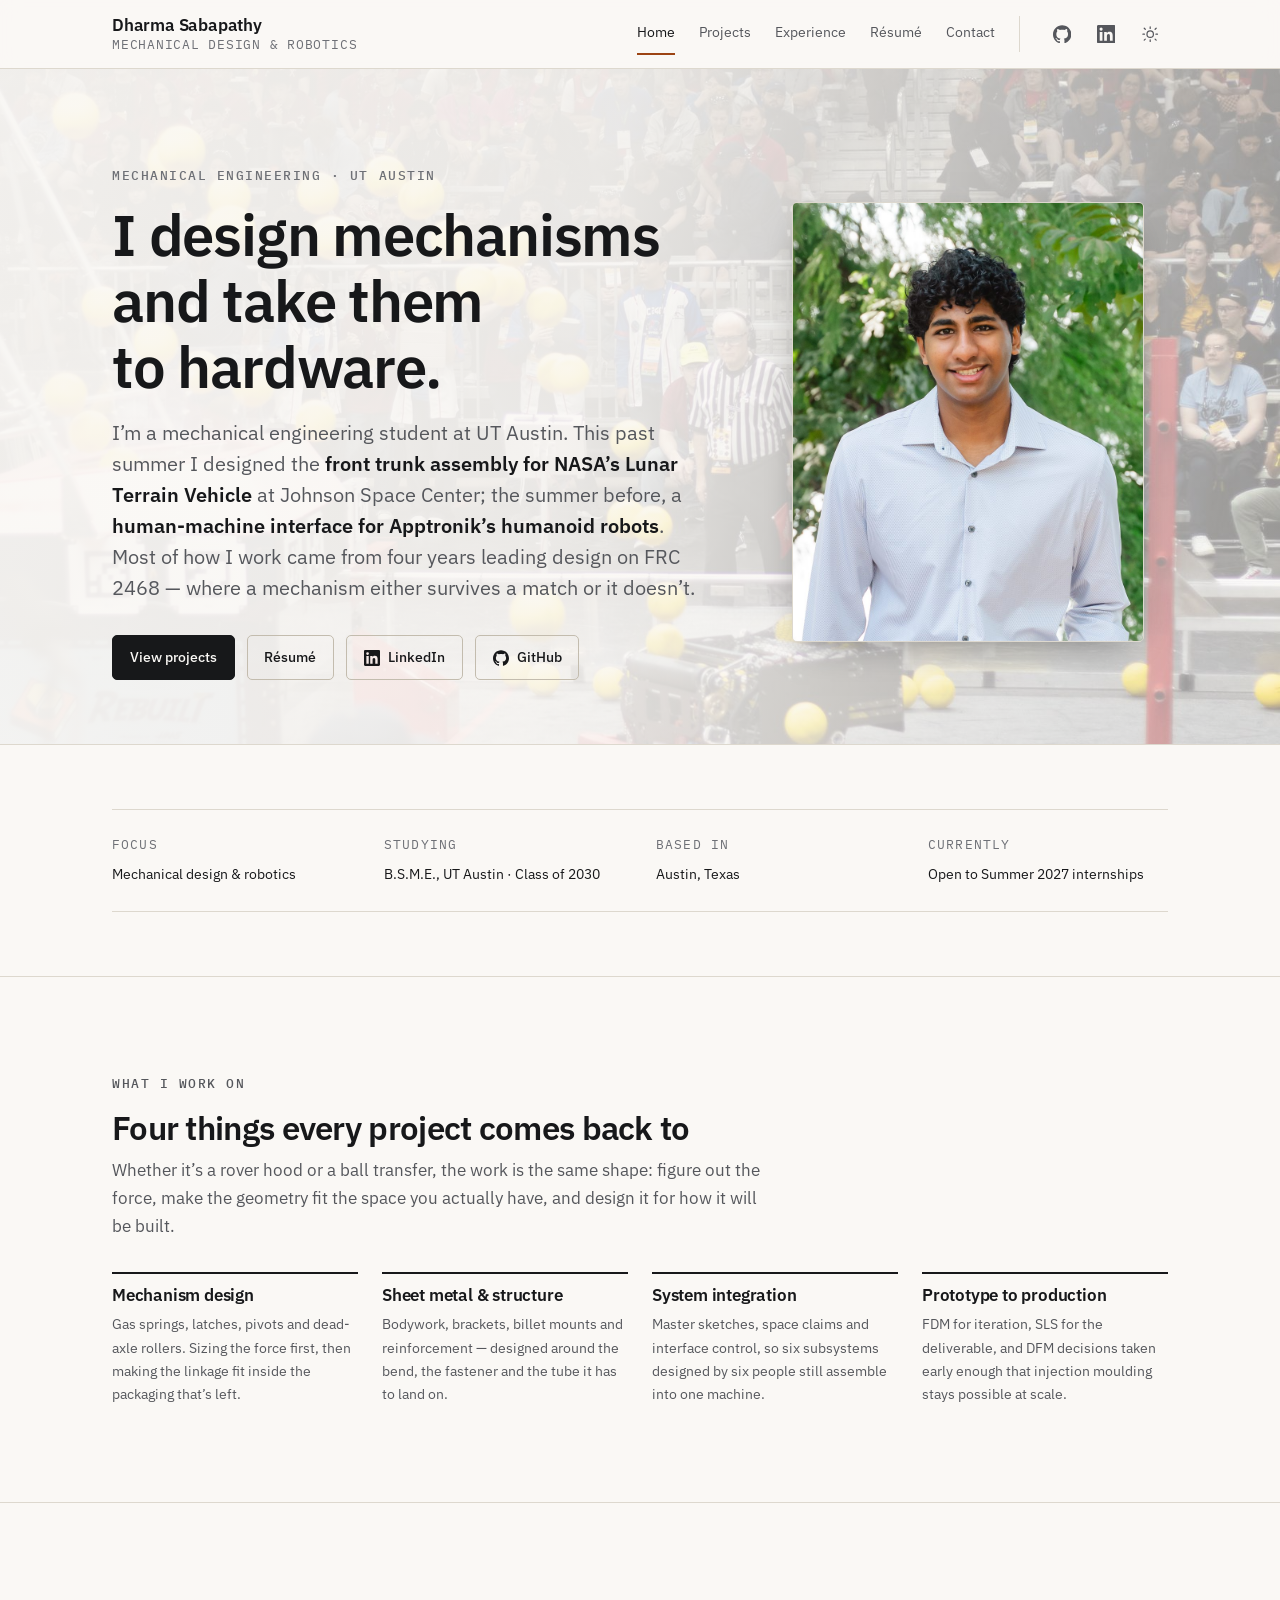
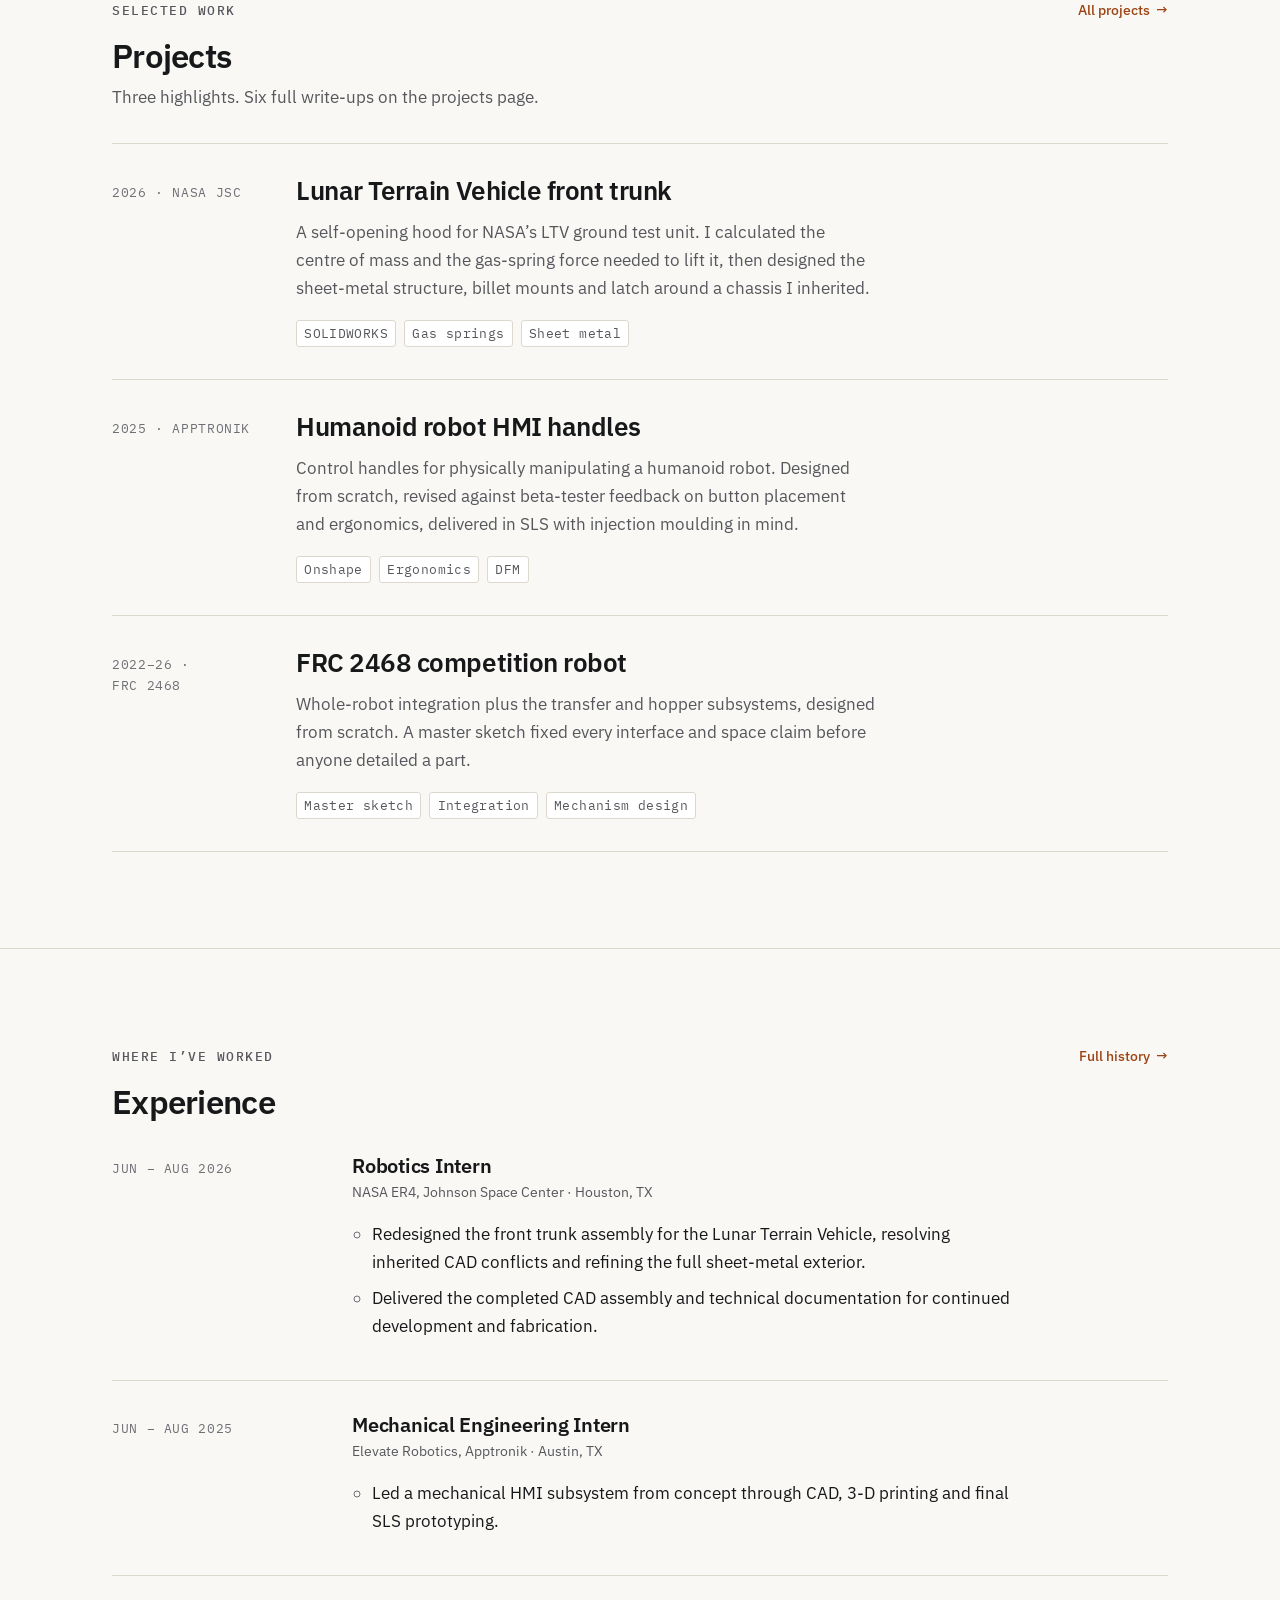
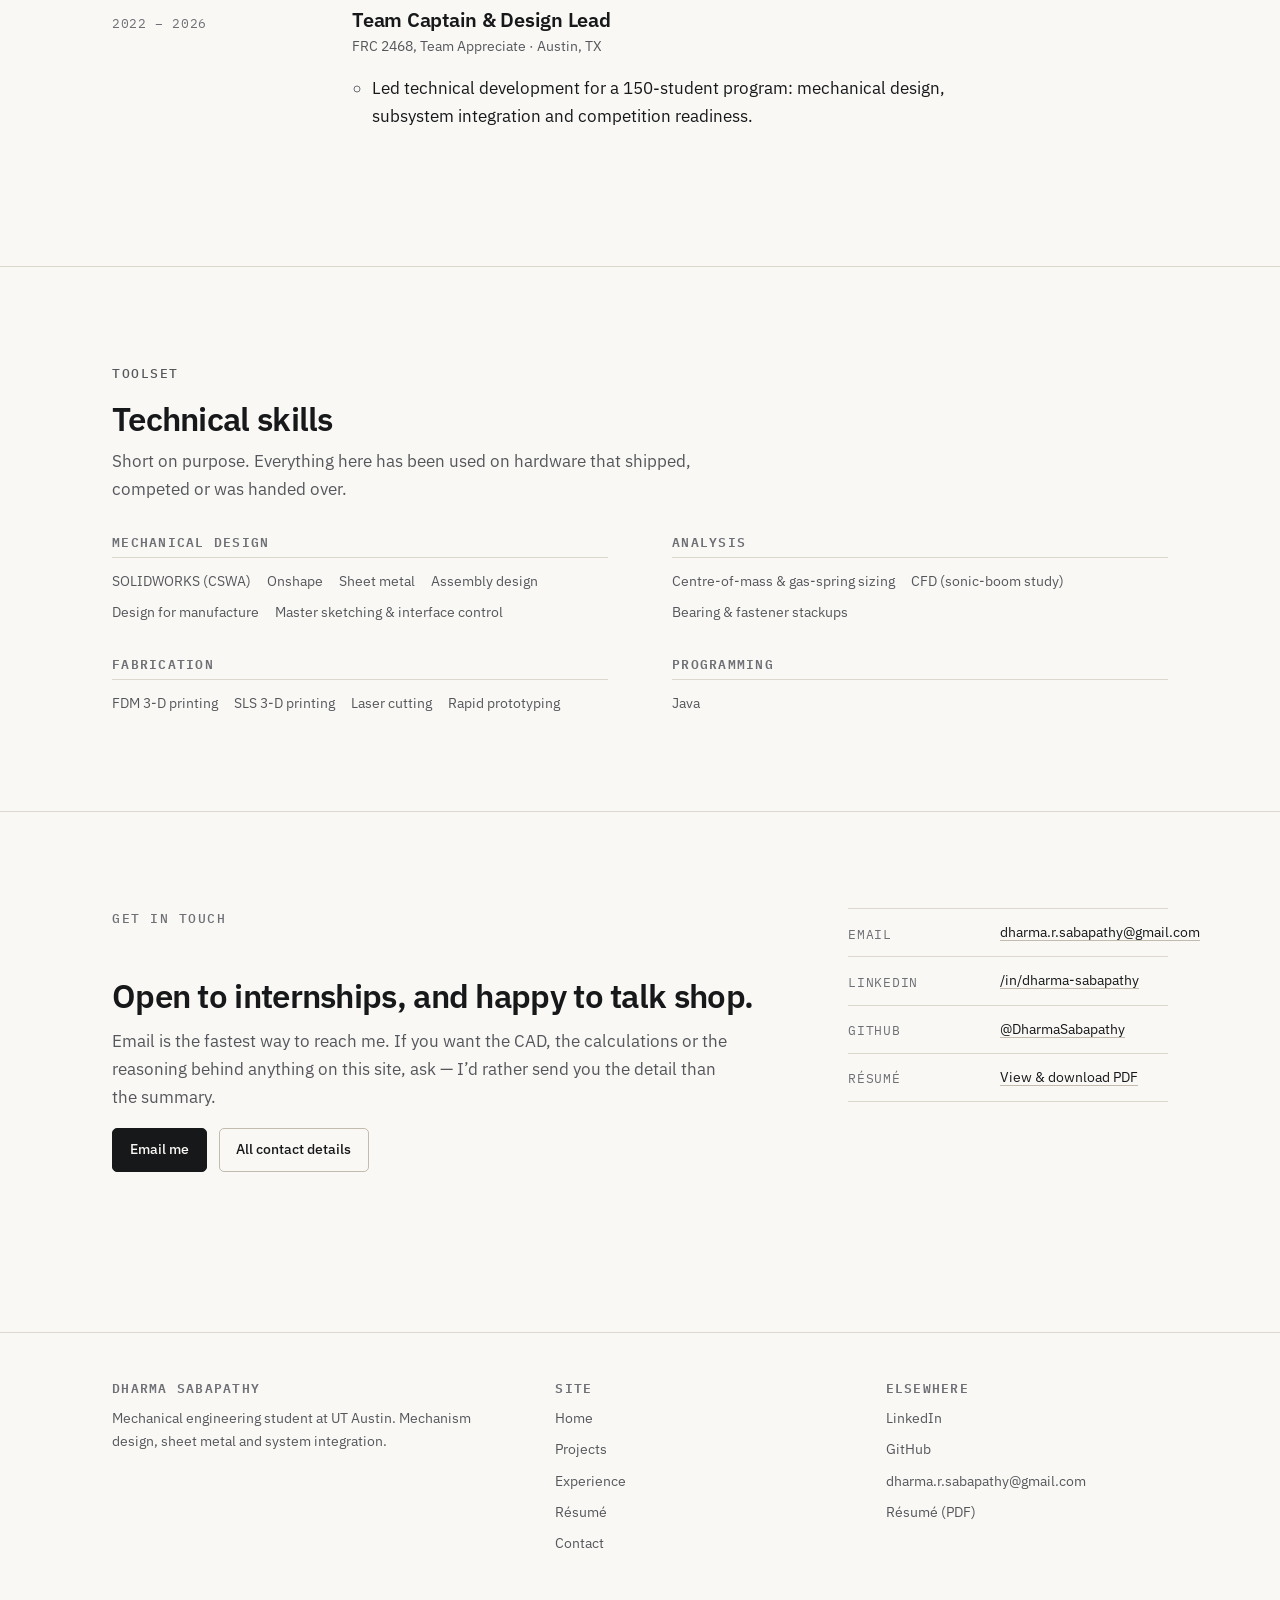
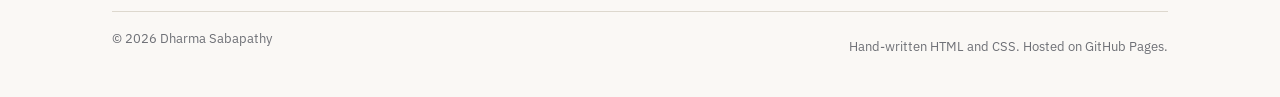
<file: index.html>
<!doctype html>
<html lang="en" data-theme="light">
<head>
<meta charset="utf-8">
<meta name="viewport" content="width=device-width, initial-scale=1">

<title>Dharma Sabapathy — Mechanical Design &amp; Robotics</title>
<meta name="description" content="Mechanical engineering student at UT Austin. Front trunk assembly for NASA's Lunar Terrain Vehicle, HMI design at Apptronik, and four years leading design on FRC 2468.">
<link rel="canonical" href="https://dharmasabapathy.github.io/">

<meta property="og:type" content="website">
<meta property="og:title" content="Dharma Sabapathy — Mechanical Design &amp; Robotics">
<meta property="og:description" content="Mechanism design, sheet metal and system integration. NASA Johnson Space Center, Apptronik, FRC 2468.">
<meta property="og:url" content="https://dharmasabapathy.github.io/">
<meta name="twitter:card" content="summary">

<link rel="icon" href="assets/img/favicon.svg" type="image/svg+xml">

<link rel="preconnect" href="https://fonts.googleapis.com">
<link rel="preconnect" href="https://fonts.gstatic.com" crossorigin>
<link rel="stylesheet" href="https://fonts.googleapis.com/css2?family=IBM+Plex+Mono:wght@400;500&family=IBM+Plex+Sans:wght@400;500;600&display=swap">
<link rel="stylesheet" href="assets/css/site.css">

<!-- THEME BOOTSTRAP — runs before first paint so there is no flash of the
     wrong theme. Keep this inline and keep it in every page. -->
<script>
(function(){try{var t=localStorage.getItem("theme");document.documentElement.setAttribute("data-theme",t==="dark"?"dark":"light");}catch(e){}})();
</script>
</head>

<body>
<a class="skip-link" href="#main">Skip to content</a>

<!-- ===================== HEADER (shared across pages) ===================== -->
<header class="site-header">
  <div class="container header-inner">
    <a class="wordmark" href="./">
      <span class="wordmark__name">Dharma Sabapathy</span>
      <span class="wordmark__role">Mechanical Design &amp; Robotics</span>
    </a>

    <nav class="primary-nav" id="primary-nav" aria-label="Primary">
      <ul>
        <li><a href="./" aria-current="page">Home</a></li>
        <li><a href="projects/">Projects</a></li>
        <li><a href="experience/">Experience</a></li>
        <li><a href="resume/">Résumé</a></li>
        <li><a href="contact/">Contact</a></li>
      </ul>
    </nav>

    <div class="header-actions">
      <a class="icon-btn icon-btn--social" href="https://github.com/DharmaSabapathy" aria-label="GitHub profile" rel="me noopener" target="_blank">
        <svg viewBox="0 0 24 24" fill="currentColor" aria-hidden="true"><path d="M12 .297c-6.63 0-12 5.373-12 12 0 5.303 3.438 9.8 8.205 11.385.6.113.82-.258.82-.577 0-.285-.01-1.04-.015-2.04-3.338.724-4.042-1.61-4.042-1.61C4.422 18.07 3.633 17.7 3.633 17.7c-1.087-.744.084-.729.084-.729 1.205.084 1.838 1.236 1.838 1.236 1.07 1.835 2.809 1.305 3.495.998.108-.776.417-1.305.76-1.605-2.665-.3-5.466-1.332-5.466-5.93 0-1.31.465-2.38 1.235-3.22-.135-.303-.54-1.523.105-3.176 0 0 1.005-.322 3.3 1.23.96-.267 1.98-.399 3-.405 1.02.006 2.04.138 3 .405 2.28-1.552 3.285-1.23 3.285-1.23.645 1.653.24 2.873.12 3.176.765.84 1.23 1.91 1.23 3.22 0 4.61-2.805 5.625-5.475 5.92.42.36.81 1.096.81 2.22 0 1.606-.015 2.896-.015 3.286 0 .315.21.69.825.57C20.565 22.092 24 17.592 24 12.297c0-6.627-5.373-12-12-12"/></svg>
      </a>
      <a class="icon-btn icon-btn--social" href="https://www.linkedin.com/in/dharma-sabapathy/" aria-label="LinkedIn profile" rel="me noopener" target="_blank">
        <svg viewBox="0 0 24 24" fill="currentColor" aria-hidden="true"><path d="M20.447 20.452h-3.554v-5.569c0-1.328-.027-3.037-1.852-3.037-1.853 0-2.136 1.445-2.136 2.939v5.667H9.351V9h3.414v1.561h.046c.477-.9 1.637-1.85 3.37-1.85 3.601 0 4.267 2.37 4.267 5.455v6.286zM5.337 7.433a2.062 2.062 0 1 1 0-4.125 2.062 2.062 0 0 1 0 4.125zm1.782 13.019H3.555V9h3.564v11.452zM22.225 0H1.771C.792 0 0 .774 0 1.729v20.542C0 23.227.792 24 1.771 24h20.451C23.2 24 24 23.227 24 22.271V1.729C24 .774 23.2 0 22.225 0z"/></svg>
      </a>
      <button class="icon-btn theme-toggle" type="button" aria-label="Switch to dark theme">
        <svg class="icon-sun" viewBox="0 0 24 24" fill="none" stroke="currentColor" stroke-width="1.6" stroke-linecap="round" aria-hidden="true"><circle cx="12" cy="12" r="4.2"/><path d="M12 2.5v2M12 19.5v2M4.2 4.2l1.4 1.4M18.4 18.4l1.4 1.4M2.5 12h2M19.5 12h2M4.2 19.8l1.4-1.4M18.4 5.6l1.4-1.4"/></svg>
        <svg class="icon-moon" viewBox="0 0 24 24" fill="none" stroke="currentColor" stroke-width="1.6" stroke-linecap="round" stroke-linejoin="round" aria-hidden="true"><path d="M20.5 13.4A8.6 8.6 0 0 1 10.6 3.5a8.6 8.6 0 1 0 9.9 9.9z"/></svg>
      </button>
      <button class="nav-toggle" type="button" aria-expanded="false" aria-controls="primary-nav">
        <span class="visually-hidden">Menu</span>
        <svg class="icon-menu" viewBox="0 0 24 24" fill="none" stroke="currentColor" stroke-width="1.7" stroke-linecap="round" aria-hidden="true"><path d="M4 7h16M4 12h16M4 17h16"/></svg>
        <svg class="icon-close" viewBox="0 0 24 24" fill="none" stroke="currentColor" stroke-width="1.7" stroke-linecap="round" aria-hidden="true"><path d="M6 6l12 12M18 6L6 18"/></svg>
      </button>
    </div>
  </div>
</header>

<main id="main">

  <!-- ============================== HERO ============================== -->
  <section class="hero hero--photo">
    <div class="container">
      <div class="hero__scrim"></div>
      <div class="hero__inner">
        <div>
          <p class="eyebrow">Mechanical Engineering &middot; UT Austin</p>
          <h1>I design mechanisms and take them to hardware.</h1>

          <p class="hero__lede">
            I&rsquo;m a mechanical engineering student at UT Austin. This past summer I
            designed the <strong>front trunk assembly for NASA&rsquo;s Lunar Terrain
            Vehicle</strong> at Johnson Space Center; the summer before, a
            <strong>human-machine interface for Apptronik&rsquo;s humanoid robots</strong>.
            Most of how I work came from four years leading design on FRC 2468 —
            where a mechanism either survives a match or it doesn&rsquo;t.
          </p>

          <div class="btn-row">
            <a class="btn" href="projects/">View projects</a>
            <a class="btn btn--secondary" href="resume/">Résumé</a>
            <a class="btn btn--secondary" href="https://www.linkedin.com/in/dharma-sabapathy/" rel="noopener" target="_blank">
              <svg viewBox="0 0 24 24" fill="currentColor" aria-hidden="true"><path d="M20.447 20.452h-3.554v-5.569c0-1.328-.027-3.037-1.852-3.037-1.853 0-2.136 1.445-2.136 2.939v5.667H9.351V9h3.414v1.561h.046c.477-.9 1.637-1.85 3.37-1.85 3.601 0 4.267 2.37 4.267 5.455v6.286zM5.337 7.433a2.062 2.062 0 1 1 0-4.125 2.062 2.062 0 0 1 0 4.125zm1.782 13.019H3.555V9h3.564v11.452zM22.225 0H1.771C.792 0 0 .774 0 1.729v20.542C0 23.227.792 24 1.771 24h20.451C23.2 24 24 23.227 24 22.271V1.729C24 .774 23.2 0 22.225 0z"/></svg>
              LinkedIn
            </a>
            <a class="btn btn--secondary" href="https://github.com/DharmaSabapathy" rel="noopener" target="_blank">
              <svg viewBox="0 0 24 24" fill="currentColor" aria-hidden="true"><path d="M12 .297c-6.63 0-12 5.373-12 12 0 5.303 3.438 9.8 8.205 11.385.6.113.82-.258.82-.577 0-.285-.01-1.04-.015-2.04-3.338.724-4.042-1.61-4.042-1.61C4.422 18.07 3.633 17.7 3.633 17.7c-1.087-.744.084-.729.084-.729 1.205.084 1.838 1.236 1.838 1.236 1.07 1.835 2.809 1.305 3.495.998.108-.776.417-1.305.76-1.605-2.665-.3-5.466-1.332-5.466-5.93 0-1.31.465-2.38 1.235-3.22-.135-.303-.54-1.523.105-3.176 0 0 1.005-.322 3.3 1.23.96-.267 1.98-.399 3-.405 1.02.006 2.04.138 3 .405 2.28-1.552 3.285-1.23 3.285-1.23.645 1.653.24 2.873.12 3.176.765.84 1.23 1.91 1.23 3.22 0 4.61-2.805 5.625-5.475 5.92.42.36.81 1.096.81 2.22 0 1.606-.015 2.896-.015 3.286 0 .315.21.69.825.57C20.565 22.092 24 17.592 24 12.297c0-6.627-5.373-12-12-12"/></svg>
              GitHub
            </a>
          </div>
        </div>

        <div class="hero__portrait">
          <img src="assets/img/portrait.jpg" alt="Dharma Sabapathy" width="880" height="1100">
        </div>
      </div>
    </div>
  </section>

  <!-- ============================ QUICK FACTS ============================ -->
  <section class="section section--flush section--tight" aria-label="At a glance">
    <div class="container">
      <div class="facts">
        <div class="fact">
          <span class="fact__label">Focus</span>
          <span class="fact__value">Mechanical design &amp; robotics</span>
        </div>
        <div class="fact">
          <span class="fact__label">Studying</span>
          <span class="fact__value">B.S.M.E., UT Austin &middot; Class of 2030</span>
        </div>
        <div class="fact">
          <span class="fact__label">Based in</span>
          <span class="fact__value">Austin, Texas</span>
        </div>
        <div class="fact">
          <!-- TODO: confirm or change — this is the one line on the site I
               inferred rather than took from your résumé. -->
          <span class="fact__label">Currently</span>
          <span class="fact__value">Open to Summer 2027 internships</span>
        </div>
      </div>
    </div>
  </section>

  <!-- ============================ WHAT I DO ============================ -->
  <section class="section">
    <div class="container">
      <div class="section-head">
        <div class="section-head__text">
          <p class="eyebrow">What I work on</p>
          <h2>Four things every project comes back to</h2>
          <p>Whether it&rsquo;s a rover hood or a ball transfer, the work is the same
             shape: figure out the force, make the geometry fit the space you
             actually have, and design it for how it will be built.</p>
        </div>
      </div>

      <div class="capability-grid">
        <article class="capability">
          <h3>Mechanism design</h3>
          <p>Gas springs, latches, pivots and dead-axle rollers. Sizing the force
             first, then making the linkage fit inside the packaging that&rsquo;s left.</p>
        </article>
        <article class="capability">
          <h3>Sheet metal &amp; structure</h3>
          <p>Bodywork, brackets, billet mounts and reinforcement — designed around
             the bend, the fastener and the tube it has to land on.</p>
        </article>
        <article class="capability">
          <h3>System integration</h3>
          <p>Master sketches, space claims and interface control, so six subsystems
             designed by six people still assemble into one machine.</p>
        </article>
        <article class="capability">
          <h3>Prototype to production</h3>
          <p>FDM for iteration, SLS for the deliverable, and DFM decisions taken
             early enough that injection moulding stays possible at scale.</p>
        </article>
      </div>
    </div>
  </section>

  <!-- ========================= SELECTED PROJECTS ========================= -->
  <section class="section">
    <div class="container">
      <div class="section-head">
        <div class="section-head__text">
          <p class="eyebrow">Selected work</p>
          <h2>Projects</h2>
          <p>Three highlights. Six full write-ups on the projects page.</p>
        </div>
        <a class="link-arrow" href="projects/">All projects</a>
      </div>

      <ul class="project-list">
        <li>
          <article class="project-row project-row--no-thumb">
            <p class="project-row__meta">2026 &middot; NASA JSC</p>
            <div class="project-row__body">
              <h3 class="project-row__title"><a href="projects/nasa-ltv-frunk.html">Lunar Terrain Vehicle front trunk</a></h3>
              <p class="project-row__summary">
                A self-opening hood for NASA&rsquo;s LTV ground test unit. I calculated
                the centre of mass and the gas-spring force needed to lift it, then
                designed the sheet-metal structure, billet mounts and latch around
                a chassis I inherited.
              </p>
              <ul class="tag-list">
                <li><span class="tag">SOLIDWORKS</span></li>
                <li><span class="tag">Gas springs</span></li>
                <li><span class="tag">Sheet metal</span></li>
              </ul>
            </div>
          </article>
        </li>
        <li>
          <article class="project-row project-row--no-thumb">
            <p class="project-row__meta">2025 &middot; Apptronik</p>
            <div class="project-row__body">
              <h3 class="project-row__title"><a href="projects/apptronik-hmi.html">Humanoid robot HMI handles</a></h3>
              <p class="project-row__summary">
                Control handles for physically manipulating a humanoid robot.
                Designed from scratch, revised against beta-tester feedback on
                button placement and ergonomics, delivered in SLS with injection
                moulding in mind.
              </p>
              <ul class="tag-list">
                <li><span class="tag">Onshape</span></li>
                <li><span class="tag">Ergonomics</span></li>
                <li><span class="tag">DFM</span></li>
              </ul>
            </div>
          </article>
        </li>
        <li>
          <article class="project-row project-row--no-thumb">
            <p class="project-row__meta">2022&ndash;26 &middot; FRC 2468</p>
            <div class="project-row__body">
              <h3 class="project-row__title"><a href="projects/frc-2468.html">FRC 2468 competition robot</a></h3>
              <p class="project-row__summary">
                Whole-robot integration plus the transfer and hopper subsystems,
                designed from scratch. A master sketch fixed every interface and
                space claim before anyone detailed a part.
              </p>
              <ul class="tag-list">
                <li><span class="tag">Master sketch</span></li>
                <li><span class="tag">Integration</span></li>
                <li><span class="tag">Mechanism design</span></li>
              </ul>
            </div>
          </article>
        </li>
      </ul>
    </div>
  </section>

  <!-- =========================== EXPERIENCE =========================== -->
  <section class="section">
    <div class="container">
      <div class="section-head">
        <div class="section-head__text">
          <p class="eyebrow">Where I&rsquo;ve worked</p>
          <h2>Experience</h2>
        </div>
        <a class="link-arrow" href="experience/">Full history</a>
      </div>

      <ol class="timeline">
        <li>
          <article class="entry">
            <p class="entry__when">Jun &ndash; Aug 2026</p>
            <div>
              <h3 class="entry__role">Robotics Intern</h3>
              <p class="entry__org">NASA ER4, Johnson Space Center &middot; Houston, TX</p>
              <ul>
                <li>Redesigned the front trunk assembly for the Lunar Terrain
                    Vehicle, resolving inherited CAD conflicts and refining the
                    full sheet-metal exterior.</li>
                <li>Delivered the completed CAD assembly and technical
                    documentation for continued development and fabrication.</li>
              </ul>
            </div>
          </article>
        </li>
        <li>
          <article class="entry">
            <p class="entry__when">Jun &ndash; Aug 2025</p>
            <div>
              <h3 class="entry__role">Mechanical Engineering Intern</h3>
              <p class="entry__org">Elevate Robotics, Apptronik &middot; Austin, TX</p>
              <ul>
                <li>Led a mechanical HMI subsystem from concept through CAD, 3-D
                    printing and final SLS prototyping.</li>
              </ul>
            </div>
          </article>
        </li>
        <li>
          <article class="entry">
            <p class="entry__when">2022 &ndash; 2026</p>
            <div>
              <h3 class="entry__role">Team Captain &amp; Design Lead</h3>
              <p class="entry__org">FRC 2468, Team Appreciate &middot; Austin, TX</p>
              <ul>
                <li>Led technical development for a 150-student program: mechanical
                    design, subsystem integration and competition readiness.</li>
              </ul>
            </div>
          </article>
        </li>
      </ol>
    </div>
  </section>

  <!-- ============================== SKILLS ============================== -->
  <section class="section">
    <div class="container">
      <div class="section-head">
        <div class="section-head__text">
          <p class="eyebrow">Toolset</p>
          <h2>Technical skills</h2>
          <p>Short on purpose. Everything here has been used on hardware that
             shipped, competed or was handed over.</p>
        </div>
      </div>

      <div class="split split--even">
        <div>
          <div class="skill-group">
            <h3 class="skill-group__title">Mechanical design</h3>
            <ul class="skill-list">
              <li>SOLIDWORKS (CSWA)</li><li>Onshape</li><li>Sheet metal</li>
              <li>Assembly design</li><li>Design for manufacture</li>
              <li>Master sketching &amp; interface control</li>
            </ul>
          </div>
          <div class="skill-group">
            <h3 class="skill-group__title">Fabrication</h3>
            <ul class="skill-list">
              <li>FDM 3-D printing</li><li>SLS 3-D printing</li>
              <li>Laser cutting</li><li>Rapid prototyping</li>
            </ul>
          </div>
        </div>
        <div>
          <div class="skill-group">
            <h3 class="skill-group__title">Analysis</h3>
            <ul class="skill-list">
              <li>Centre-of-mass &amp; gas-spring sizing</li>
              <li>CFD (sonic-boom study)</li><li>Bearing &amp; fastener stackups</li>
            </ul>
          </div>
          <div class="skill-group">
            <h3 class="skill-group__title">Programming</h3>
            <ul class="skill-list">
              <li>Java</li>
            </ul>
          </div>
        </div>
      </div>
    </div>
  </section>

  <!-- ============================== CONTACT ============================== -->
  <section class="section">
    <div class="container">
      <div class="split">
        <div class="prose">
          <p class="eyebrow">Get in touch</p>
          <h2>Open to internships, and happy to talk shop.</h2>
          <p class="text-muted">
            Email is the fastest way to reach me. If you want the CAD, the
            calculations or the reasoning behind anything on this site, ask —
            I&rsquo;d rather send you the detail than the summary.
          </p>
          <div class="btn-row">
            <a class="btn" href="mailto:dharma.r.sabapathy@gmail.com">Email me</a>
            <a class="btn btn--secondary" href="contact/">All contact details</a>
          </div>
        </div>
        <aside>
          <dl class="spec">
            <div class="spec__row">
              <dt>Email</dt>
              <dd><a href="mailto:dharma.r.sabapathy@gmail.com">dharma.r.sabapathy@gmail.com</a></dd>
            </div>
            <div class="spec__row">
              <dt>LinkedIn</dt>
              <dd><a href="https://www.linkedin.com/in/dharma-sabapathy/" rel="noopener" target="_blank">/in/dharma-sabapathy</a></dd>
            </div>
            <div class="spec__row">
              <dt>GitHub</dt>
              <dd><a href="https://github.com/DharmaSabapathy" rel="noopener" target="_blank">@DharmaSabapathy</a></dd>
            </div>
            <div class="spec__row">
              <dt>Résumé</dt>
              <dd><a href="resume/">View &amp; download PDF</a></dd>
            </div>
          </dl>
        </aside>
      </div>
    </div>
  </section>

</main>

<!-- ===================== FOOTER (shared across pages) ===================== -->
<footer class="site-footer">
  <div class="container">
    <div class="footer-grid">
      <div>
        <h2 class="label-heading">Dharma Sabapathy</h2>
        <p>Mechanical engineering student at UT Austin. Mechanism design, sheet
           metal and system integration.</p>
      </div>
      <div>
        <h2 class="label-heading">Site</h2>
        <ul class="footer-list">
          <li><a href="./">Home</a></li>
          <li><a href="projects/">Projects</a></li>
          <li><a href="experience/">Experience</a></li>
          <li><a href="resume/">Résumé</a></li>
          <li><a href="contact/">Contact</a></li>
        </ul>
      </div>
      <div>
        <h2 class="label-heading">Elsewhere</h2>
        <ul class="footer-list">
          <li><a href="https://www.linkedin.com/in/dharma-sabapathy/" rel="me noopener" target="_blank">LinkedIn</a></li>
          <li><a href="https://github.com/DharmaSabapathy" rel="me noopener" target="_blank">GitHub</a></li>
          <li><a href="mailto:dharma.r.sabapathy@gmail.com">dharma.r.sabapathy@gmail.com</a></li>
          <li><a href="assets/resume/resume.pdf">Résumé (PDF)</a></li>
        </ul>
      </div>
    </div>
    <div class="footer-bottom">
      <p>&copy; <span data-current-year>2026</span> Dharma Sabapathy</p>
      <p>Hand-written HTML and CSS. Hosted on GitHub Pages.</p>
    </div>
  </div>
</footer>

<script src="assets/js/site.js" defer></script>
</body>
</html>
</file>
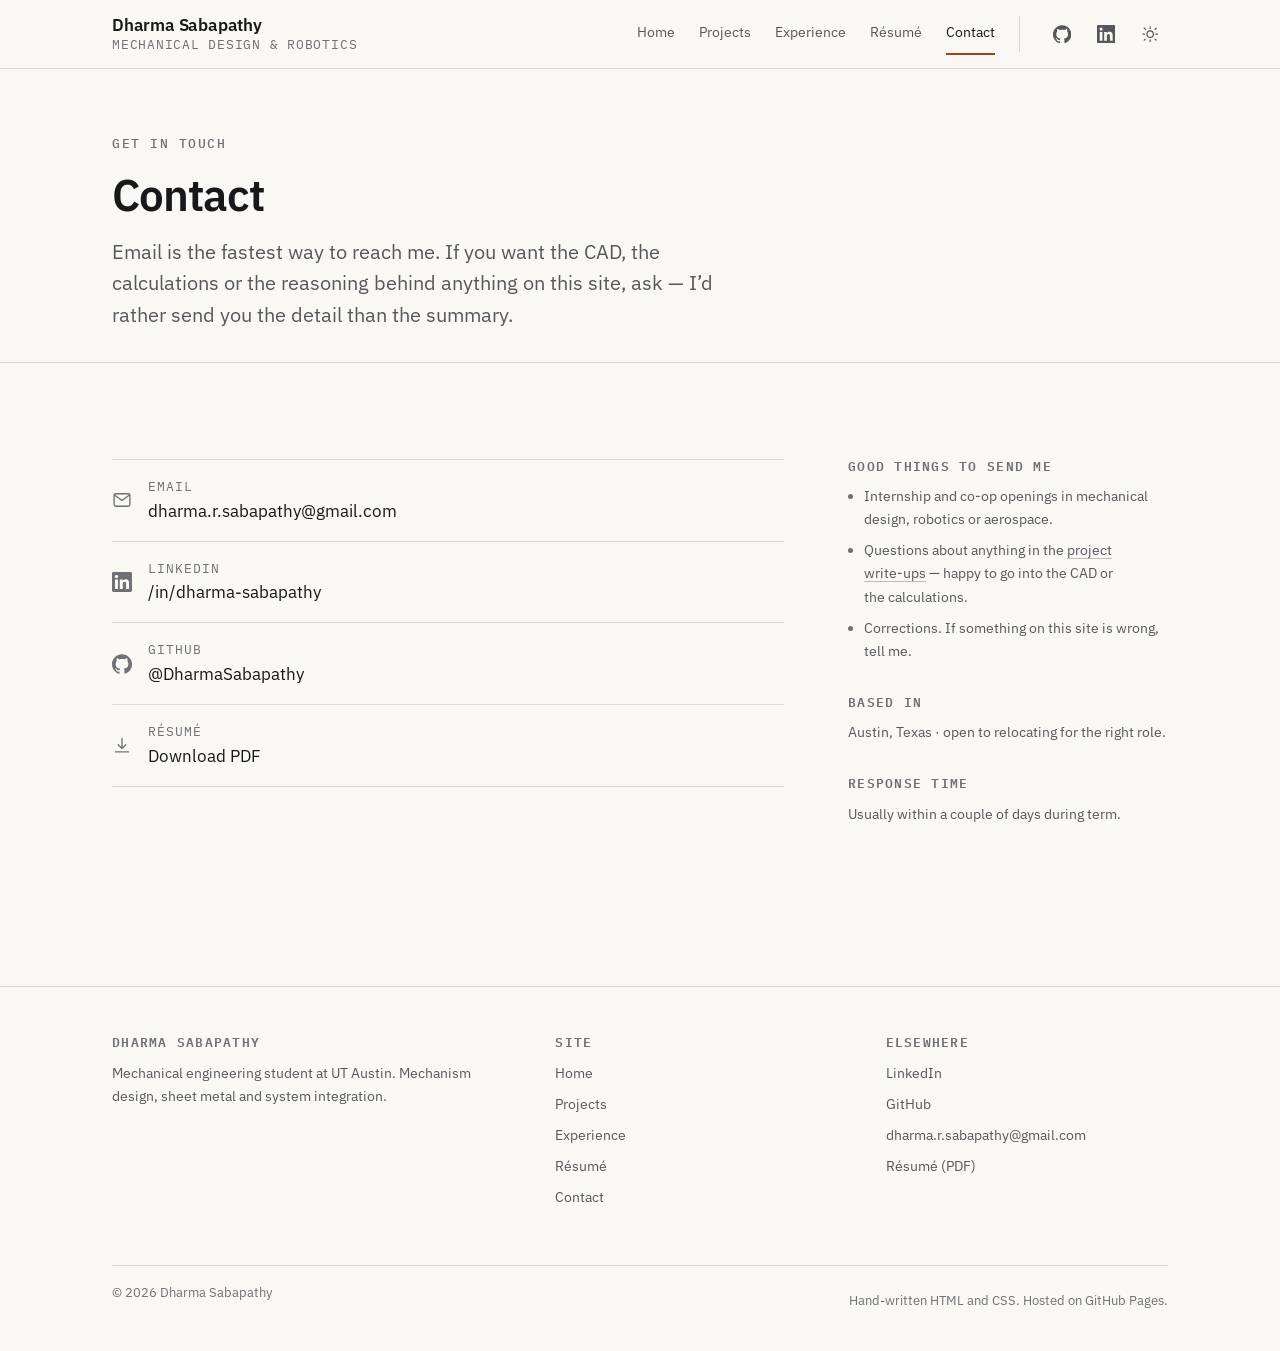
<file: contact/index.html>
<!doctype html>
<html lang="en" data-theme="light">
<head>
<meta charset="utf-8">
<meta name="viewport" content="width=device-width, initial-scale=1">

<title>Contact — Dharma Sabapathy</title>
<meta name="description" content="Email, LinkedIn, GitHub and résumé for Dharma Sabapathy, mechanical engineering student at UT Austin.">
<link rel="canonical" href="https://dharmasabapathy.github.io/contact/">

<meta property="og:type" content="website">
<meta property="og:title" content="Contact — Dharma Sabapathy">
<meta property="og:description" content="Email, LinkedIn, GitHub and résumé for Dharma Sabapathy, mechanical engineering student at UT Austin.">
<meta property="og:url" content="https://dharmasabapathy.github.io/contact/">

<link rel="icon" href="../assets/img/favicon.svg" type="image/svg+xml">
<link rel="preconnect" href="https://fonts.googleapis.com">
<link rel="preconnect" href="https://fonts.gstatic.com" crossorigin>
<link rel="stylesheet" href="https://fonts.googleapis.com/css2?family=IBM+Plex+Mono:wght@400;500&family=IBM+Plex+Sans:wght@400;500;600&display=swap">
<link rel="stylesheet" href="../assets/css/site.css">

<!-- THEME BOOTSTRAP -->
<script>
(function(){try{var t=localStorage.getItem("theme");document.documentElement.setAttribute("data-theme",t==="dark"?"dark":"light");}catch(e){}})();
</script>
</head>

<body>
<a class="skip-link" href="#main">Skip to content</a>

<header class="site-header">
  <div class="container header-inner">
    <a class="wordmark" href="../">
      <span class="wordmark__name">Dharma Sabapathy</span>
      <span class="wordmark__role">Mechanical Design &amp; Robotics</span>
    </a>

    <nav class="primary-nav" id="primary-nav" aria-label="Primary">
      <ul>
        <li><a href="../">Home</a></li>
        <li><a href="../projects/">Projects</a></li>
        <li><a href="../experience/">Experience</a></li>
        <li><a href="../resume/">Résumé</a></li>
        <li><a href="./" aria-current="page">Contact</a></li>
      </ul>
    </nav>

    <div class="header-actions">
      <a class="icon-btn icon-btn--social" href="https://github.com/DharmaSabapathy" aria-label="GitHub profile" rel="me noopener" target="_blank">
        <svg viewBox="0 0 24 24" fill="currentColor" aria-hidden="true"><path d="M12 .297c-6.63 0-12 5.373-12 12 0 5.303 3.438 9.8 8.205 11.385.6.113.82-.258.82-.577 0-.285-.01-1.04-.015-2.04-3.338.724-4.042-1.61-4.042-1.61C4.422 18.07 3.633 17.7 3.633 17.7c-1.087-.744.084-.729.084-.729 1.205.084 1.838 1.236 1.838 1.236 1.07 1.835 2.809 1.305 3.495.998.108-.776.417-1.305.76-1.605-2.665-.3-5.466-1.332-5.466-5.93 0-1.31.465-2.38 1.235-3.22-.135-.303-.54-1.523.105-3.176 0 0 1.005-.322 3.3 1.23.96-.267 1.98-.399 3-.405 1.02.006 2.04.138 3 .405 2.28-1.552 3.285-1.23 3.285-1.23.645 1.653.24 2.873.12 3.176.765.84 1.23 1.91 1.23 3.22 0 4.61-2.805 5.625-5.475 5.92.42.36.81 1.096.81 2.22 0 1.606-.015 2.896-.015 3.286 0 .315.21.69.825.57C20.565 22.092 24 17.592 24 12.297c0-6.627-5.373-12-12-12"/></svg>
      </a>
      <a class="icon-btn icon-btn--social" href="https://www.linkedin.com/in/dharma-sabapathy/" aria-label="LinkedIn profile" rel="me noopener" target="_blank">
        <svg viewBox="0 0 24 24" fill="currentColor" aria-hidden="true"><path d="M20.447 20.452h-3.554v-5.569c0-1.328-.027-3.037-1.852-3.037-1.853 0-2.136 1.445-2.136 2.939v5.667H9.351V9h3.414v1.561h.046c.477-.9 1.637-1.85 3.37-1.85 3.601 0 4.267 2.37 4.267 5.455v6.286zM5.337 7.433a2.062 2.062 0 1 1 0-4.125 2.062 2.062 0 0 1 0 4.125zm1.782 13.019H3.555V9h3.564v11.452zM22.225 0H1.771C.792 0 0 .774 0 1.729v20.542C0 23.227.792 24 1.771 24h20.451C23.2 24 24 23.227 24 22.271V1.729C24 .774 23.2 0 22.225 0z"/></svg>
      </a>
      <button class="icon-btn theme-toggle" type="button" aria-label="Switch to dark theme">
        <svg class="icon-sun" viewBox="0 0 24 24" fill="none" stroke="currentColor" stroke-width="1.6" stroke-linecap="round" aria-hidden="true"><circle cx="12" cy="12" r="4.2"/><path d="M12 2.5v2M12 19.5v2M4.2 4.2l1.4 1.4M18.4 18.4l1.4 1.4M2.5 12h2M19.5 12h2M4.2 19.8l1.4-1.4M18.4 5.6l1.4-1.4"/></svg>
        <svg class="icon-moon" viewBox="0 0 24 24" fill="none" stroke="currentColor" stroke-width="1.6" stroke-linecap="round" stroke-linejoin="round" aria-hidden="true"><path d="M20.5 13.4A8.6 8.6 0 0 1 10.6 3.5a8.6 8.6 0 1 0 9.9 9.9z"/></svg>
      </button>
      <button class="nav-toggle" type="button" aria-expanded="false" aria-controls="primary-nav">
        <span class="visually-hidden">Menu</span>
        <svg class="icon-menu" viewBox="0 0 24 24" fill="none" stroke="currentColor" stroke-width="1.7" stroke-linecap="round" aria-hidden="true"><path d="M4 7h16M4 12h16M4 17h16"/></svg>
        <svg class="icon-close" viewBox="0 0 24 24" fill="none" stroke="currentColor" stroke-width="1.7" stroke-linecap="round" aria-hidden="true"><path d="M6 6l12 12M18 6L6 18"/></svg>
      </button>
    </div>
  </div>
</header>

<main id="main">
  <div class="page-header">
    <div class="container">
      <p class="eyebrow">Get in touch</p>
      <h1>Contact</h1>
      <p class="lede">
        Email is the fastest way to reach me. If you want the CAD, the calculations
        or the reasoning behind anything on this site, ask — I&rsquo;d rather send you
        the detail than the summary.
      </p>
    </div>
  </div>

  <section class="section section--flush">
    <div class="container">
      <div class="split">

        <div>
          <ul class="contact-methods">
            <li>
              <a href="mailto:dharma.r.sabapathy@gmail.com">
                <svg viewBox="0 0 24 24" fill="none" stroke="currentColor" stroke-width="1.6" stroke-linecap="round" stroke-linejoin="round" aria-hidden="true"><rect x="2.5" y="4.5" width="19" height="15" rx="2"/><path d="M3 6l9 6.5L21 6"/></svg>
                <span>
                  <span class="contact-methods__label">Email</span>
                  <span class="contact-methods__value">dharma.r.sabapathy@gmail.com</span>
                </span>
              </a>
            </li>
            <li>
              <a href="https://www.linkedin.com/in/dharma-sabapathy/" rel="me noopener" target="_blank">
                <svg viewBox="0 0 24 24" fill="currentColor" aria-hidden="true"><path d="M20.447 20.452h-3.554v-5.569c0-1.328-.027-3.037-1.852-3.037-1.853 0-2.136 1.445-2.136 2.939v5.667H9.351V9h3.414v1.561h.046c.477-.9 1.637-1.85 3.37-1.85 3.601 0 4.267 2.37 4.267 5.455v6.286zM5.337 7.433a2.062 2.062 0 1 1 0-4.125 2.062 2.062 0 0 1 0 4.125zm1.782 13.019H3.555V9h3.564v11.452zM22.225 0H1.771C.792 0 0 .774 0 1.729v20.542C0 23.227.792 24 1.771 24h20.451C23.2 24 24 23.227 24 22.271V1.729C24 .774 23.2 0 22.225 0z"/></svg>
                <span>
                  <span class="contact-methods__label">LinkedIn</span>
                  <span class="contact-methods__value">/in/dharma-sabapathy</span>
                </span>
              </a>
            </li>
            <li>
              <a href="https://github.com/DharmaSabapathy" rel="me noopener" target="_blank">
                <svg viewBox="0 0 24 24" fill="currentColor" aria-hidden="true"><path d="M12 .297c-6.63 0-12 5.373-12 12 0 5.303 3.438 9.8 8.205 11.385.6.113.82-.258.82-.577 0-.285-.01-1.04-.015-2.04-3.338.724-4.042-1.61-4.042-1.61C4.422 18.07 3.633 17.7 3.633 17.7c-1.087-.744.084-.729.084-.729 1.205.084 1.838 1.236 1.838 1.236 1.07 1.835 2.809 1.305 3.495.998.108-.776.417-1.305.76-1.605-2.665-.3-5.466-1.332-5.466-5.93 0-1.31.465-2.38 1.235-3.22-.135-.303-.54-1.523.105-3.176 0 0 1.005-.322 3.3 1.23.96-.267 1.98-.399 3-.405 1.02.006 2.04.138 3 .405 2.28-1.552 3.285-1.23 3.285-1.23.645 1.653.24 2.873.12 3.176.765.84 1.23 1.91 1.23 3.22 0 4.61-2.805 5.625-5.475 5.92.42.36.81 1.096.81 2.22 0 1.606-.015 2.896-.015 3.286 0 .315.21.69.825.57C20.565 22.092 24 17.592 24 12.297c0-6.627-5.373-12-12-12"/></svg>
                <span>
                  <span class="contact-methods__label">GitHub</span>
                  <span class="contact-methods__value">@DharmaSabapathy</span>
                </span>
              </a>
            </li>
            <li>
              <a href="../assets/resume/resume.pdf" download>
                <svg viewBox="0 0 24 24" fill="none" stroke="currentColor" stroke-width="1.6" stroke-linecap="round" stroke-linejoin="round" aria-hidden="true"><path d="M12 3v12m0 0l-4.5-4.5M12 15l4.5-4.5M4 19h16"/></svg>
                <span>
                  <span class="contact-methods__label">Résumé</span>
                  <span class="contact-methods__value">Download PDF</span>
                </span>
              </a>
            </li>
          </ul>
        </div>

        <aside class="stack-lg">
          <div>
            <h2 class="label-heading">Good things to send me</h2>
            <ul class="text-small text-muted">
              <li>Internship and co-op openings in mechanical design, robotics or
                  aerospace.</li>
              <li>Questions about anything in the
                  <a href="../projects/">project write-ups</a> — happy to go into the
                  CAD or the calculations.</li>
              <li>Corrections. If something on this site is wrong, tell me.</li>
            </ul>
          </div>

          <div>
            <h2 class="label-heading">Based in</h2>
            <p class="text-small text-muted">
              Austin, Texas &middot; open to relocating for the right role.
            </p>
          </div>

          <div>
            <h2 class="label-heading">Response time</h2>
            <p class="text-small text-muted">
              Usually within a couple of days during term.
            </p>
          </div>
        </aside>

      </div>
    </div>
  </section>
</main>

<footer class="site-footer">
  <div class="container">
    <div class="footer-grid">
      <div>
        <h2 class="label-heading">Dharma Sabapathy</h2>
        <p>Mechanical engineering student at UT Austin. Mechanism design, sheet
           metal and system integration.</p>
      </div>
      <div>
        <h2 class="label-heading">Site</h2>
        <ul class="footer-list">
          <li><a href="../">Home</a></li>
          <li><a href="../projects/">Projects</a></li>
          <li><a href="../experience/">Experience</a></li>
          <li><a href="../resume/">Résumé</a></li>
          <li><a href="./">Contact</a></li>
        </ul>
      </div>
      <div>
        <h2 class="label-heading">Elsewhere</h2>
        <ul class="footer-list">
          <li><a href="https://www.linkedin.com/in/dharma-sabapathy/" rel="me noopener" target="_blank">LinkedIn</a></li>
          <li><a href="https://github.com/DharmaSabapathy" rel="me noopener" target="_blank">GitHub</a></li>
          <li><a href="mailto:dharma.r.sabapathy@gmail.com">dharma.r.sabapathy@gmail.com</a></li>
          <li><a href="../assets/resume/resume.pdf">Résumé (PDF)</a></li>
        </ul>
      </div>
    </div>
    <div class="footer-bottom">
      <p>&copy; <span data-current-year>2026</span> Dharma Sabapathy</p>
      <p>Hand-written HTML and CSS. Hosted on GitHub Pages.</p>
    </div>
  </div>
</footer>

<script src="../assets/js/site.js" defer></script>
</body>
</html>
</file>
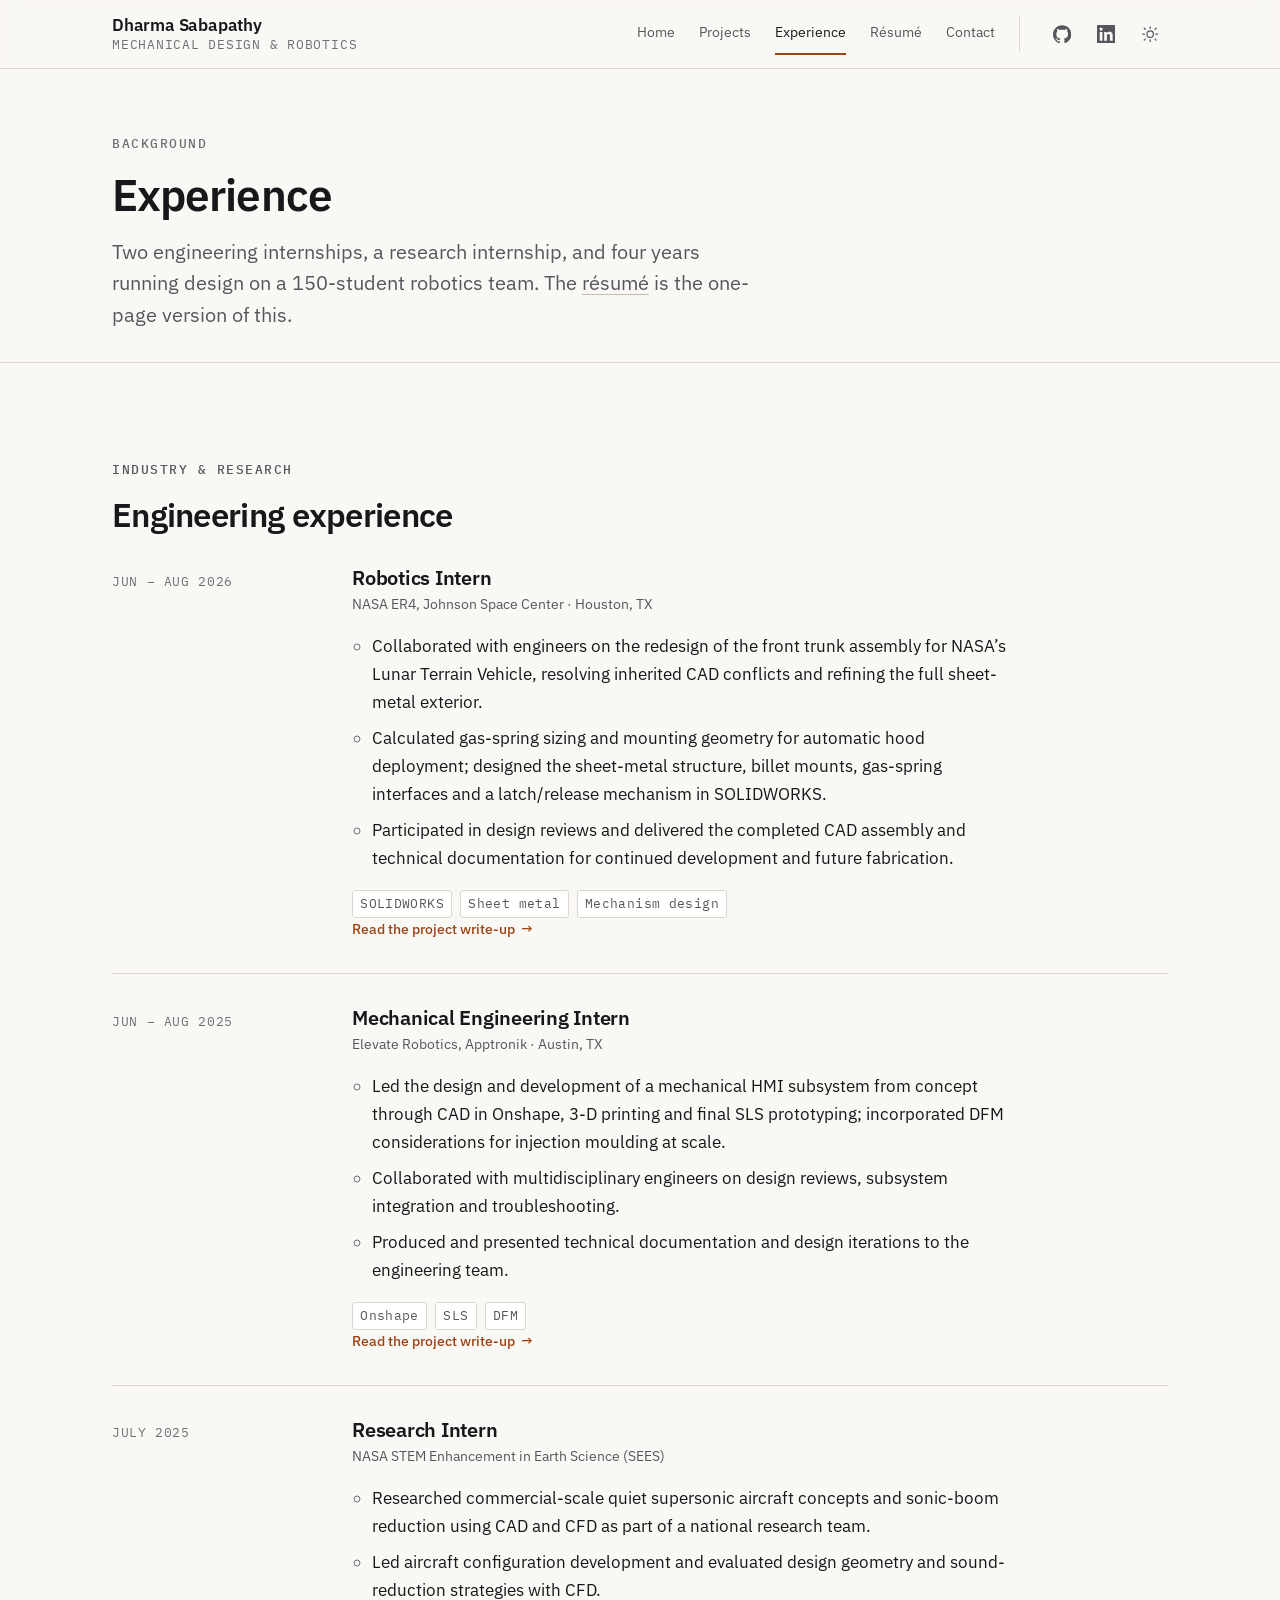
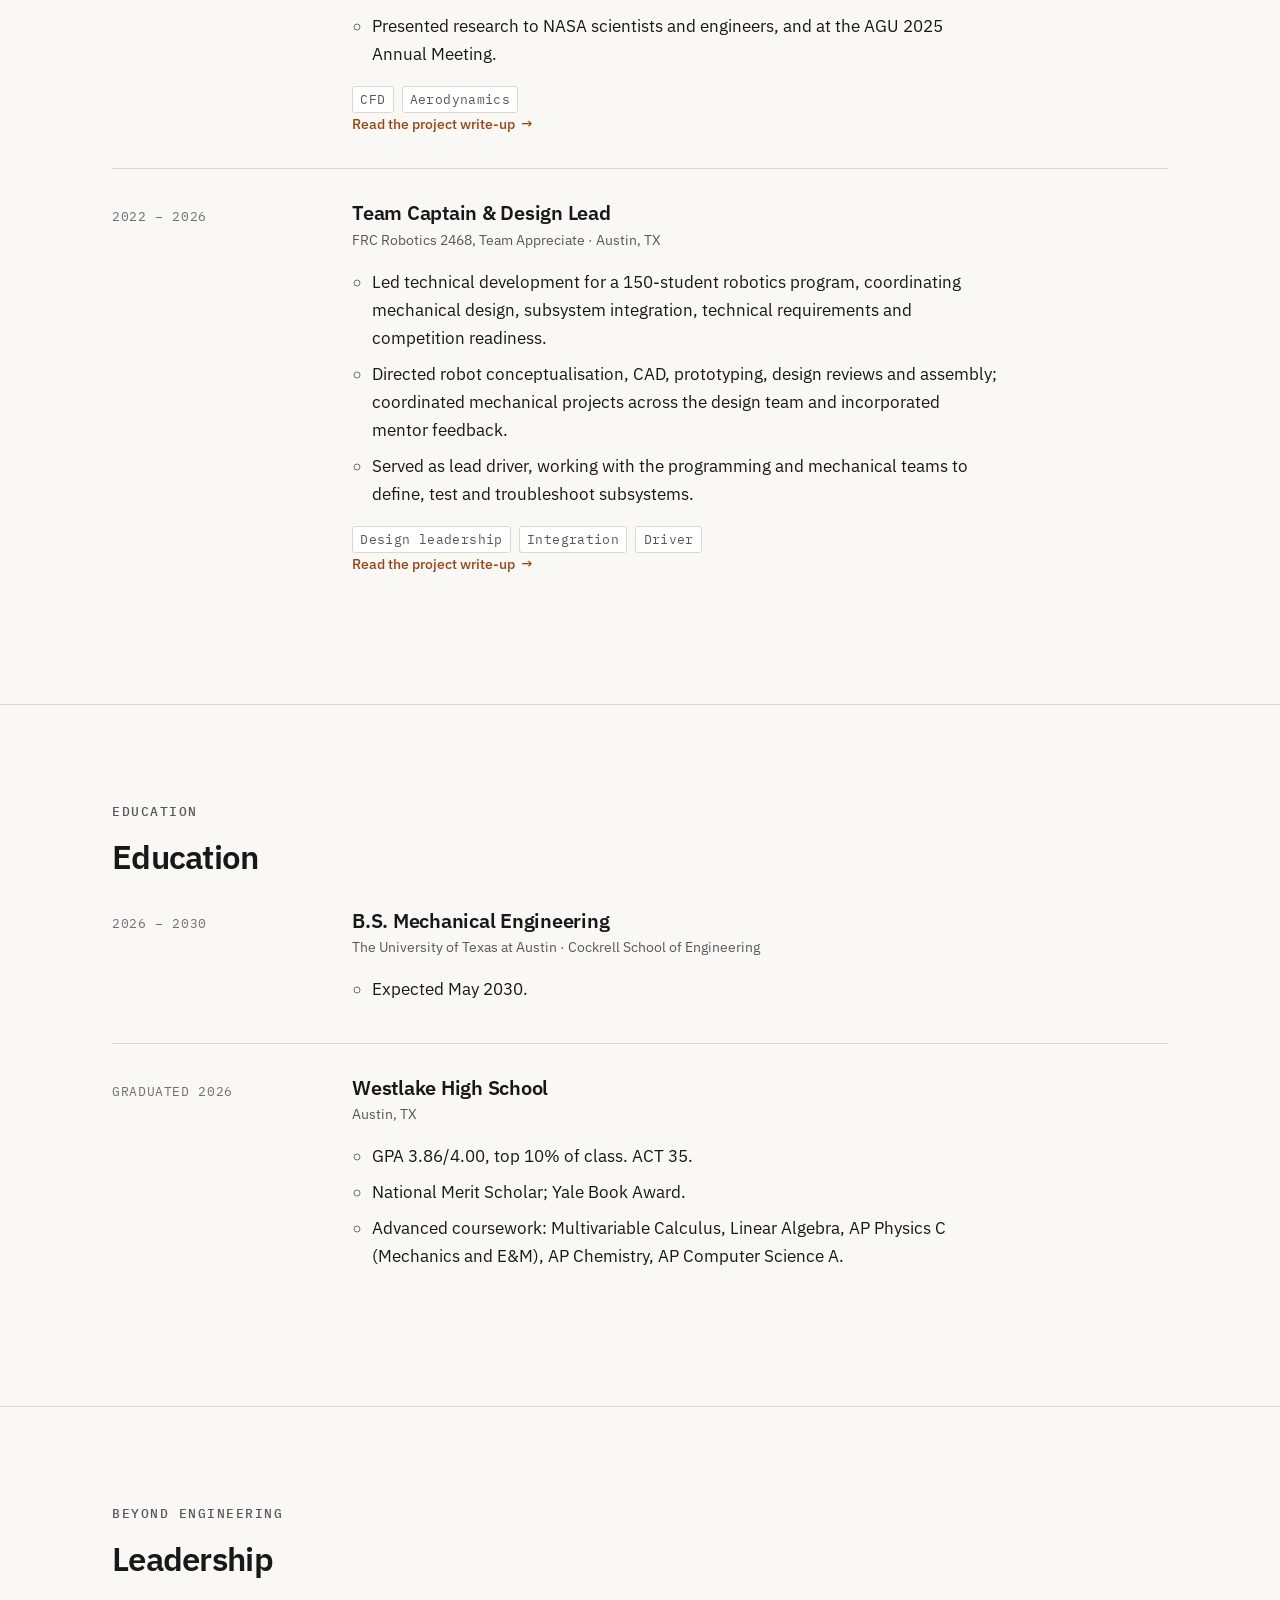
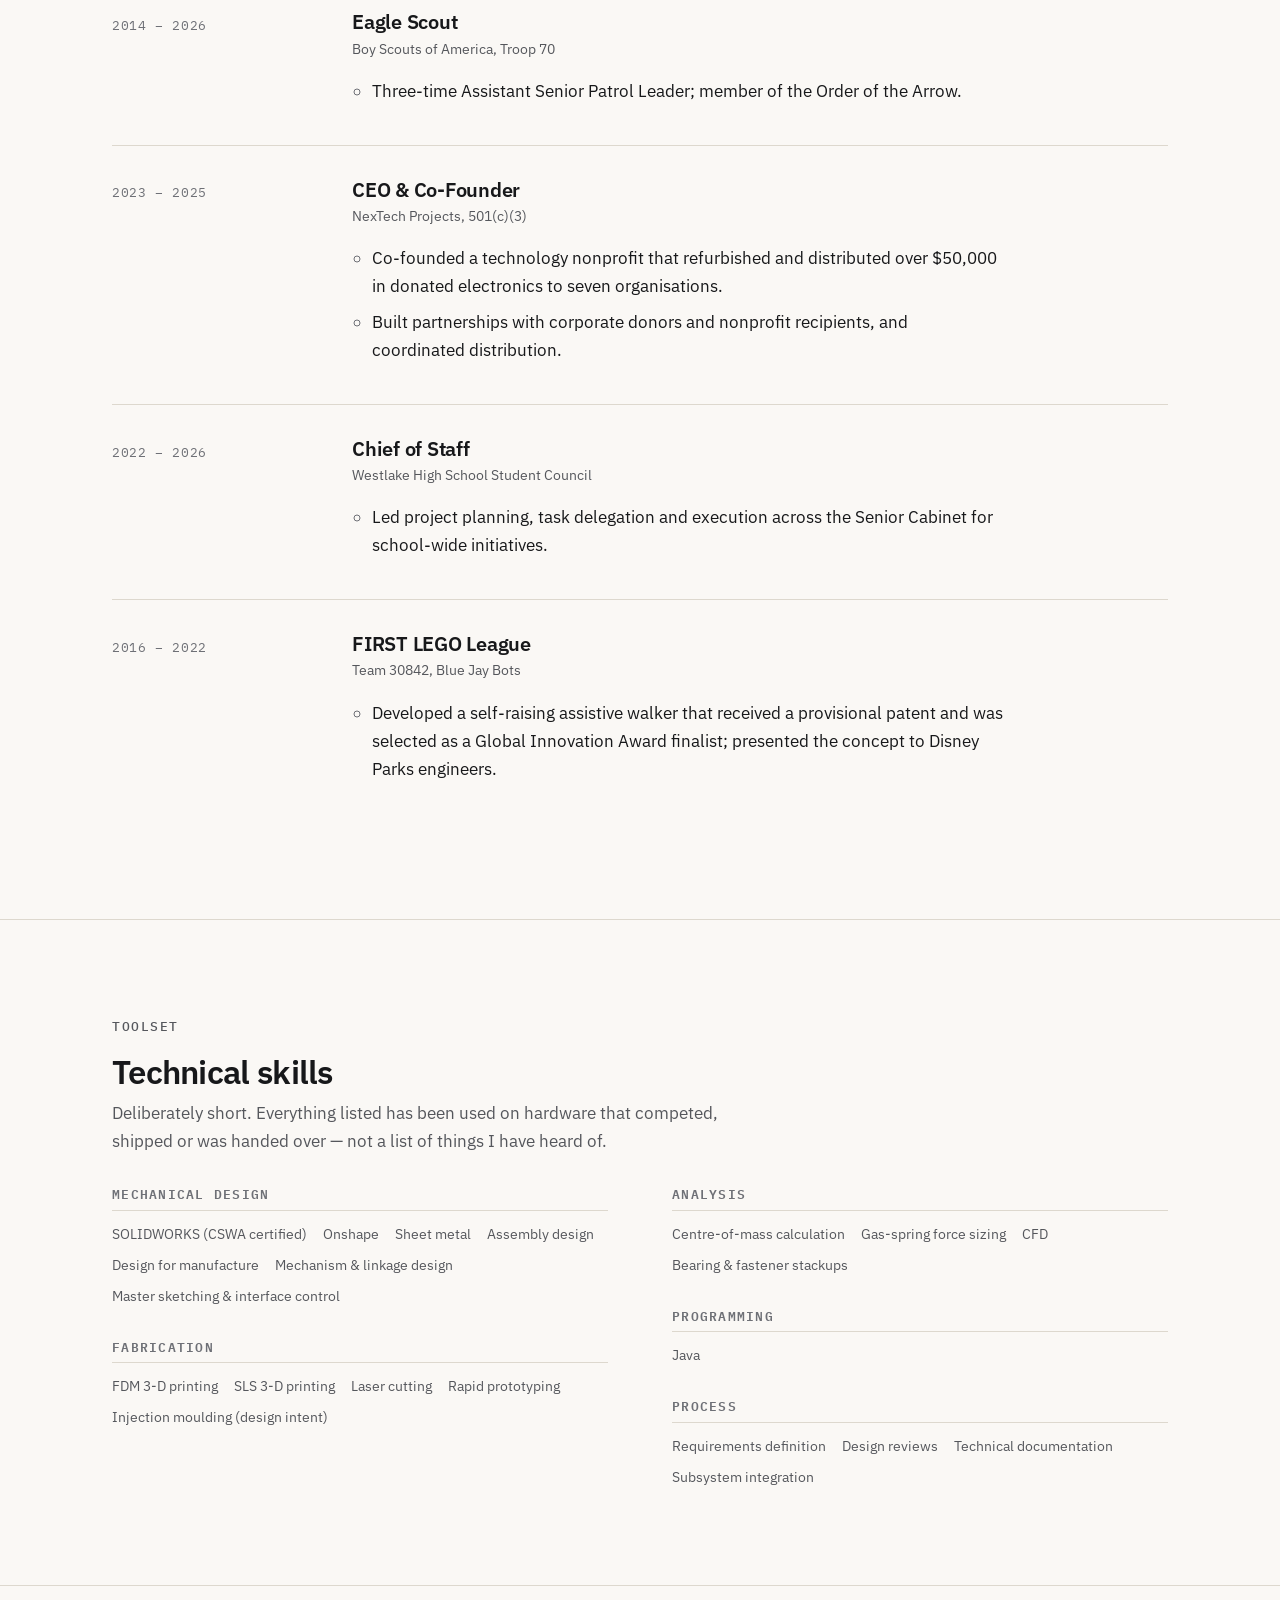
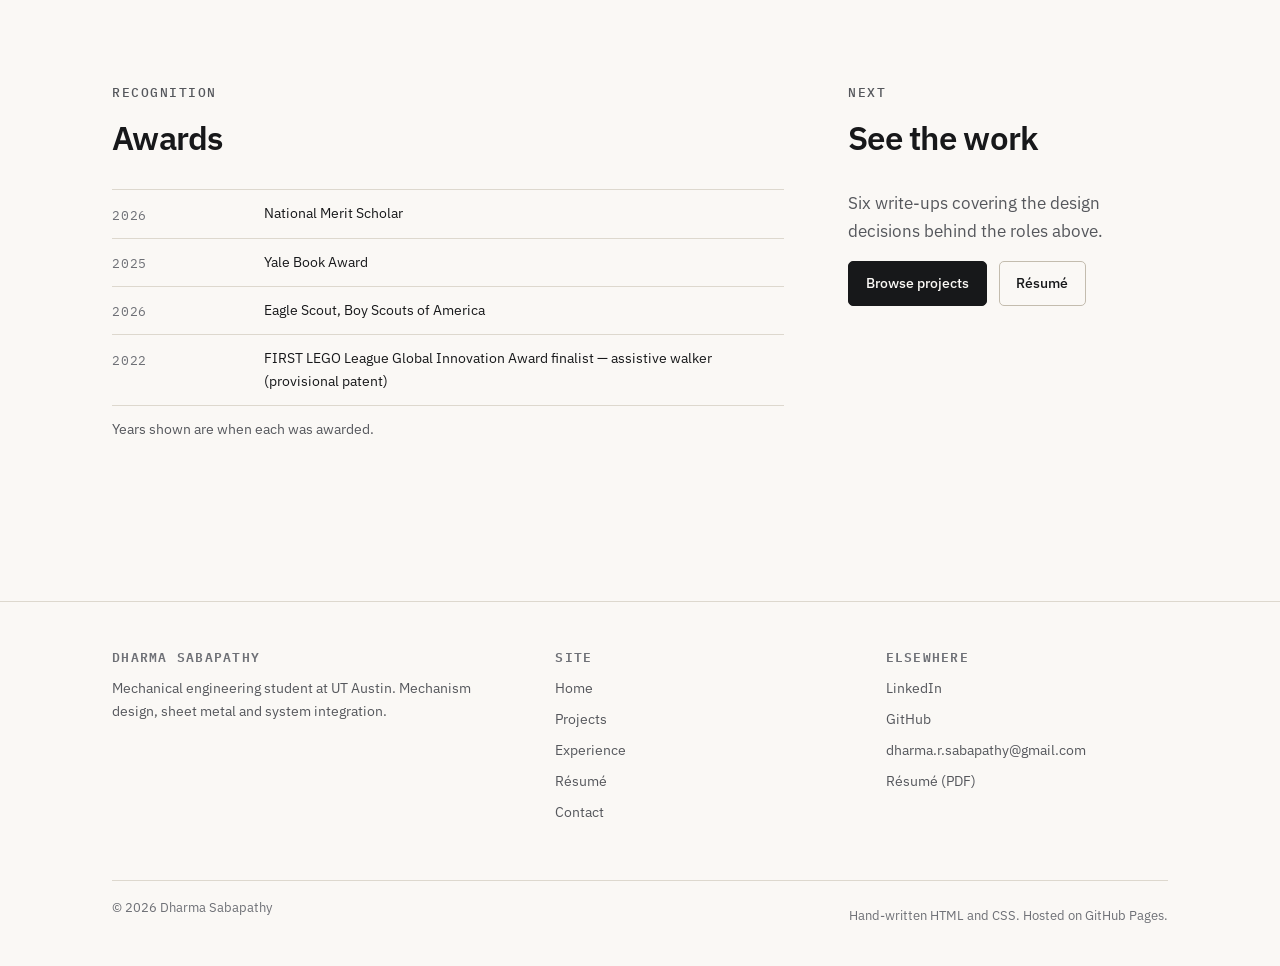
<file: experience/index.html>
<!doctype html>
<html lang="en" data-theme="light">
<head>
<meta charset="utf-8">
<meta name="viewport" content="width=device-width, initial-scale=1">

<title>Experience — Dharma Sabapathy</title>
<meta name="description" content="Engineering experience at NASA Johnson Space Center, Apptronik and NASA SEES; education at UT Austin; leadership on FRC 2468 and beyond; technical skills.">
<link rel="canonical" href="https://dharmasabapathy.github.io/experience/">

<meta property="og:type" content="website">
<meta property="og:title" content="Experience — Dharma Sabapathy">
<meta property="og:description" content="Engineering experience at NASA Johnson Space Center, Apptronik and NASA SEES; education at UT Austin; leadership on FRC 2468 and beyond; technical skills.">
<meta property="og:url" content="https://dharmasabapathy.github.io/experience/">

<link rel="icon" href="../assets/img/favicon.svg" type="image/svg+xml">
<link rel="preconnect" href="https://fonts.googleapis.com">
<link rel="preconnect" href="https://fonts.gstatic.com" crossorigin>
<link rel="stylesheet" href="https://fonts.googleapis.com/css2?family=IBM+Plex+Mono:wght@400;500&family=IBM+Plex+Sans:wght@400;500;600&display=swap">
<link rel="stylesheet" href="../assets/css/site.css">

<!-- THEME BOOTSTRAP -->
<script>
(function(){try{var t=localStorage.getItem("theme");document.documentElement.setAttribute("data-theme",t==="dark"?"dark":"light");}catch(e){}})();
</script>
</head>

<body>
<a class="skip-link" href="#main">Skip to content</a>

<header class="site-header">
  <div class="container header-inner">
    <a class="wordmark" href="../">
      <span class="wordmark__name">Dharma Sabapathy</span>
      <span class="wordmark__role">Mechanical Design &amp; Robotics</span>
    </a>

    <nav class="primary-nav" id="primary-nav" aria-label="Primary">
      <ul>
        <li><a href="../">Home</a></li>
        <li><a href="../projects/">Projects</a></li>
        <li><a href="./" aria-current="page">Experience</a></li>
        <li><a href="../resume/">Résumé</a></li>
        <li><a href="../contact/">Contact</a></li>
      </ul>
    </nav>

    <div class="header-actions">
      <a class="icon-btn icon-btn--social" href="https://github.com/DharmaSabapathy" aria-label="GitHub profile" rel="me noopener" target="_blank">
        <svg viewBox="0 0 24 24" fill="currentColor" aria-hidden="true"><path d="M12 .297c-6.63 0-12 5.373-12 12 0 5.303 3.438 9.8 8.205 11.385.6.113.82-.258.82-.577 0-.285-.01-1.04-.015-2.04-3.338.724-4.042-1.61-4.042-1.61C4.422 18.07 3.633 17.7 3.633 17.7c-1.087-.744.084-.729.084-.729 1.205.084 1.838 1.236 1.838 1.236 1.07 1.835 2.809 1.305 3.495.998.108-.776.417-1.305.76-1.605-2.665-.3-5.466-1.332-5.466-5.93 0-1.31.465-2.38 1.235-3.22-.135-.303-.54-1.523.105-3.176 0 0 1.005-.322 3.3 1.23.96-.267 1.98-.399 3-.405 1.02.006 2.04.138 3 .405 2.28-1.552 3.285-1.23 3.285-1.23.645 1.653.24 2.873.12 3.176.765.84 1.23 1.91 1.23 3.22 0 4.61-2.805 5.625-5.475 5.92.42.36.81 1.096.81 2.22 0 1.606-.015 2.896-.015 3.286 0 .315.21.69.825.57C20.565 22.092 24 17.592 24 12.297c0-6.627-5.373-12-12-12"/></svg>
      </a>
      <a class="icon-btn icon-btn--social" href="https://www.linkedin.com/in/dharma-sabapathy/" aria-label="LinkedIn profile" rel="me noopener" target="_blank">
        <svg viewBox="0 0 24 24" fill="currentColor" aria-hidden="true"><path d="M20.447 20.452h-3.554v-5.569c0-1.328-.027-3.037-1.852-3.037-1.853 0-2.136 1.445-2.136 2.939v5.667H9.351V9h3.414v1.561h.046c.477-.9 1.637-1.85 3.37-1.85 3.601 0 4.267 2.37 4.267 5.455v6.286zM5.337 7.433a2.062 2.062 0 1 1 0-4.125 2.062 2.062 0 0 1 0 4.125zm1.782 13.019H3.555V9h3.564v11.452zM22.225 0H1.771C.792 0 0 .774 0 1.729v20.542C0 23.227.792 24 1.771 24h20.451C23.2 24 24 23.227 24 22.271V1.729C24 .774 23.2 0 22.225 0z"/></svg>
      </a>
      <button class="icon-btn theme-toggle" type="button" aria-label="Switch to dark theme">
        <svg class="icon-sun" viewBox="0 0 24 24" fill="none" stroke="currentColor" stroke-width="1.6" stroke-linecap="round" aria-hidden="true"><circle cx="12" cy="12" r="4.2"/><path d="M12 2.5v2M12 19.5v2M4.2 4.2l1.4 1.4M18.4 18.4l1.4 1.4M2.5 12h2M19.5 12h2M4.2 19.8l1.4-1.4M18.4 5.6l1.4-1.4"/></svg>
        <svg class="icon-moon" viewBox="0 0 24 24" fill="none" stroke="currentColor" stroke-width="1.6" stroke-linecap="round" stroke-linejoin="round" aria-hidden="true"><path d="M20.5 13.4A8.6 8.6 0 0 1 10.6 3.5a8.6 8.6 0 1 0 9.9 9.9z"/></svg>
      </button>
      <button class="nav-toggle" type="button" aria-expanded="false" aria-controls="primary-nav">
        <span class="visually-hidden">Menu</span>
        <svg class="icon-menu" viewBox="0 0 24 24" fill="none" stroke="currentColor" stroke-width="1.7" stroke-linecap="round" aria-hidden="true"><path d="M4 7h16M4 12h16M4 17h16"/></svg>
        <svg class="icon-close" viewBox="0 0 24 24" fill="none" stroke="currentColor" stroke-width="1.7" stroke-linecap="round" aria-hidden="true"><path d="M6 6l12 12M18 6L6 18"/></svg>
      </button>
    </div>
  </div>
</header>

<main id="main">
  <div class="page-header">
    <div class="container">
      <p class="eyebrow">Background</p>
      <h1>Experience</h1>
      <p class="lede">
        Two engineering internships, a research internship, and four years running
        design on a 150-student robotics team. The <a href="../resume/">résumé</a> is
        the one-page version of this.
      </p>
    </div>
  </div>

  <section class="section section--flush">
    <div class="container">
      <div class="section-head">
        <div class="section-head__text">
          <p class="eyebrow">Industry &amp; research</p>
          <h2>Engineering experience</h2>
        </div>
      </div>

      <ol class="timeline">
        <li>
          <article class="entry">
            <p class="entry__when">Jun &ndash; Aug 2026</p>
            <div>
              <h3 class="entry__role">Robotics Intern</h3>
              <p class="entry__org">NASA ER4, Johnson Space Center &middot; Houston, TX</p>
              <ul>
                <li>Collaborated with engineers on the redesign of the front trunk
                    assembly for NASA&rsquo;s Lunar Terrain Vehicle, resolving inherited
                    CAD conflicts and refining the full sheet-metal exterior.</li>
                <li>Calculated gas-spring sizing and mounting geometry for automatic
                    hood deployment; designed the sheet-metal structure, billet
                    mounts, gas-spring interfaces and a latch/release mechanism in
                    SOLIDWORKS.</li>
                <li>Participated in design reviews and delivered the completed CAD
                    assembly and technical documentation for continued development
                    and future fabrication.</li>
              </ul>
              <ul class="tag-list">
                <li><span class="tag">SOLIDWORKS</span></li>
                <li><span class="tag">Sheet metal</span></li>
                <li><span class="tag">Mechanism design</span></li>
              </ul>
              <p class="text-small"><a class="link-arrow" href="../projects/nasa-ltv-frunk.html">Read the project write-up</a></p>
            </div>
          </article>
        </li>

        <li>
          <article class="entry">
            <p class="entry__when">Jun &ndash; Aug 2025</p>
            <div>
              <h3 class="entry__role">Mechanical Engineering Intern</h3>
              <p class="entry__org">Elevate Robotics, Apptronik &middot; Austin, TX</p>
              <ul>
                <li>Led the design and development of a mechanical HMI subsystem from
                    concept through CAD in Onshape, 3-D printing and final SLS
                    prototyping; incorporated DFM considerations for injection
                    moulding at scale.</li>
                <li>Collaborated with multidisciplinary engineers on design reviews,
                    subsystem integration and troubleshooting.</li>
                <li>Produced and presented technical documentation and design
                    iterations to the engineering team.</li>
              </ul>
              <ul class="tag-list">
                <li><span class="tag">Onshape</span></li>
                <li><span class="tag">SLS</span></li>
                <li><span class="tag">DFM</span></li>
              </ul>
              <p class="text-small"><a class="link-arrow" href="../projects/apptronik-hmi.html">Read the project write-up</a></p>
            </div>
          </article>
        </li>

        <li>
          <article class="entry">
            <p class="entry__when">July 2025</p>
            <div>
              <h3 class="entry__role">Research Intern</h3>
              <p class="entry__org">NASA STEM Enhancement in Earth Science (SEES)</p>
              <ul>
                <li>Researched commercial-scale quiet supersonic aircraft concepts and
                    sonic-boom reduction using CAD and CFD as part of a national
                    research team.</li>
                <li>Led aircraft configuration development and evaluated design
                    geometry and sound-reduction strategies with CFD.</li>
                <li>Presented research to NASA scientists and engineers, and at the
                    AGU 2025 Annual Meeting.</li>
              </ul>
              <ul class="tag-list">
                <li><span class="tag">CFD</span></li>
                <li><span class="tag">Aerodynamics</span></li>
              </ul>
              <p class="text-small"><a class="link-arrow" href="../projects/quiet-supersonic-aircraft.html">Read the project write-up</a></p>
            </div>
          </article>
        </li>

        <li>
          <article class="entry">
            <p class="entry__when">2022 &ndash; 2026</p>
            <div>
              <h3 class="entry__role">Team Captain &amp; Design Lead</h3>
              <p class="entry__org">FRC Robotics 2468, Team Appreciate &middot; Austin, TX</p>
              <ul>
                <li>Led technical development for a 150-student robotics program,
                    coordinating mechanical design, subsystem integration, technical
                    requirements and competition readiness.</li>
                <li>Directed robot conceptualisation, CAD, prototyping, design reviews
                    and assembly; coordinated mechanical projects across the design
                    team and incorporated mentor feedback.</li>
                <li>Served as lead driver, working with the programming and mechanical
                    teams to define, test and troubleshoot subsystems.</li>
              </ul>
              <ul class="tag-list">
                <li><span class="tag">Design leadership</span></li>
                <li><span class="tag">Integration</span></li>
                <li><span class="tag">Driver</span></li>
              </ul>
              <p class="text-small"><a class="link-arrow" href="../projects/frc-2468.html">Read the project write-up</a></p>
            </div>
          </article>
        </li>
      </ol>
    </div>
  </section>

  <section class="section">
    <div class="container">
      <div class="section-head">
        <div class="section-head__text">
          <p class="eyebrow">Education</p>
          <h2>Education</h2>
        </div>
      </div>

      <ol class="timeline">
        <li>
          <article class="entry">
            <p class="entry__when">2026 &ndash; 2030</p>
            <div>
              <h3 class="entry__role">B.S. Mechanical Engineering</h3>
              <p class="entry__org">The University of Texas at Austin &middot; Cockrell School of Engineering</p>
              <ul>
                <li>Expected May 2030.</li>
              </ul>
            </div>
          </article>
        </li>
        <li>
          <article class="entry">
            <p class="entry__when">Graduated 2026</p>
            <div>
              <h3 class="entry__role">Westlake High School</h3>
              <p class="entry__org">Austin, TX</p>
              <ul>
                <li>GPA 3.86/4.00, top 10% of class. ACT 35.</li>
                <li>National Merit Scholar; Yale Book Award.</li>
                <li>Advanced coursework: Multivariable Calculus, Linear Algebra,
                    AP Physics C (Mechanics and E&amp;M), AP Chemistry,
                    AP Computer Science A.</li>
              </ul>
            </div>
          </article>
        </li>
      </ol>
    </div>
  </section>

  <section class="section">
    <div class="container">
      <div class="section-head">
        <div class="section-head__text">
          <p class="eyebrow">Beyond engineering</p>
          <h2>Leadership</h2>
        </div>
      </div>

      <ol class="timeline">
        <li>
          <article class="entry">
            <p class="entry__when">2014 &ndash; 2026</p>
            <div>
              <h3 class="entry__role">Eagle Scout</h3>
              <p class="entry__org">Boy Scouts of America, Troop 70</p>
              <ul>
                <li>Three-time Assistant Senior Patrol Leader; member of the Order of
                    the Arrow.</li>
              </ul>
            </div>
          </article>
        </li>
        <li>
          <article class="entry">
            <p class="entry__when">2023 &ndash; 2025</p>
            <div>
              <h3 class="entry__role">CEO &amp; Co-Founder</h3>
              <p class="entry__org">NexTech Projects, 501(c)(3)</p>
              <ul>
                <li>Co-founded a technology nonprofit that refurbished and distributed
                    over $50,000 in donated electronics to seven organisations.</li>
                <li>Built partnerships with corporate donors and nonprofit recipients,
                    and coordinated distribution.</li>
              </ul>
            </div>
          </article>
        </li>
        <li>
          <article class="entry">
            <p class="entry__when">2022 &ndash; 2026</p>
            <div>
              <h3 class="entry__role">Chief of Staff</h3>
              <p class="entry__org">Westlake High School Student Council</p>
              <ul>
                <li>Led project planning, task delegation and execution across the
                    Senior Cabinet for school-wide initiatives.</li>
              </ul>
            </div>
          </article>
        </li>
        <li>
          <article class="entry">
            <p class="entry__when">2016 &ndash; 2022</p>
            <div>
              <h3 class="entry__role">FIRST LEGO League</h3>
              <p class="entry__org">Team 30842, Blue Jay Bots</p>
              <ul>
                <li>Developed a self-raising assistive walker that received a
                    provisional patent and was selected as a Global Innovation Award
                    finalist; presented the concept to Disney Parks engineers.</li>
              </ul>
            </div>
          </article>
        </li>
      </ol>
    </div>
  </section>

  <section class="section">
    <div class="container">
      <div class="section-head">
        <div class="section-head__text">
          <p class="eyebrow">Toolset</p>
          <h2>Technical skills</h2>
          <p>Deliberately short. Everything listed has been used on hardware that
             competed, shipped or was handed over — not a list of things I have
             heard of.</p>
        </div>
      </div>

      <div class="split split--even">
        <div>
          <div class="skill-group">
            <h3 class="skill-group__title">Mechanical design</h3>
            <ul class="skill-list">
              <li>SOLIDWORKS (CSWA certified)</li><li>Onshape</li>
              <li>Sheet metal</li><li>Assembly design</li>
              <li>Design for manufacture</li><li>Mechanism &amp; linkage design</li>
              <li>Master sketching &amp; interface control</li>
            </ul>
          </div>
          <div class="skill-group">
            <h3 class="skill-group__title">Fabrication</h3>
            <ul class="skill-list">
              <li>FDM 3-D printing</li><li>SLS 3-D printing</li>
              <li>Laser cutting</li><li>Rapid prototyping</li>
              <li>Injection moulding (design intent)</li>
            </ul>
          </div>
        </div>
        <div>
          <div class="skill-group">
            <h3 class="skill-group__title">Analysis</h3>
            <ul class="skill-list">
              <li>Centre-of-mass calculation</li><li>Gas-spring force sizing</li>
              <li>CFD</li><li>Bearing &amp; fastener stackups</li>
            </ul>
          </div>
          <div class="skill-group">
            <h3 class="skill-group__title">Programming</h3>
            <ul class="skill-list">
              <li>Java</li>
            </ul>
          </div>
          <div class="skill-group">
            <h3 class="skill-group__title">Process</h3>
            <ul class="skill-list">
              <li>Requirements definition</li><li>Design reviews</li>
              <li>Technical documentation</li><li>Subsystem integration</li>
            </ul>
          </div>
        </div>
      </div>
    </div>
  </section>

  <section class="section">
    <div class="container">
      <div class="split">
        <div>
          <div class="section-head">
            <div class="section-head__text">
              <p class="eyebrow">Recognition</p>
              <h2>Awards</h2>
            </div>
          </div>
          <dl class="spec">
            <div class="spec__row"><dt>2026</dt><dd>National Merit Scholar</dd></div>
            <div class="spec__row"><dt>2025</dt><dd>Yale Book Award</dd></div>
            <div class="spec__row"><dt>2026</dt><dd>Eagle Scout, Boy Scouts of America</dd></div>
            <div class="spec__row"><dt>2022</dt><dd>FIRST LEGO League Global Innovation Award finalist &mdash; assistive walker (provisional patent)</dd></div>
          </dl>
          <p class="text-small text-muted mt-3">
            <!-- TODO: the Yale Book Award is normally junior year; adjust the year
                 on any of these if I guessed wrong. -->
            Years shown are when each was awarded.
          </p>
        </div>

        <aside>
          <div class="section-head">
            <div class="section-head__text">
              <p class="eyebrow">Next</p>
              <h2>See the work</h2>
            </div>
          </div>
          <p class="text-muted">Six write-ups covering the design decisions behind
             the roles above.</p>
          <div class="btn-row">
            <a class="btn" href="../projects/">Browse projects</a>
            <a class="btn btn--secondary" href="../resume/">Résumé</a>
          </div>
        </aside>
      </div>
    </div>
  </section>
</main>

<footer class="site-footer">
  <div class="container">
    <div class="footer-grid">
      <div>
        <h2 class="label-heading">Dharma Sabapathy</h2>
        <p>Mechanical engineering student at UT Austin. Mechanism design, sheet
           metal and system integration.</p>
      </div>
      <div>
        <h2 class="label-heading">Site</h2>
        <ul class="footer-list">
          <li><a href="../">Home</a></li>
          <li><a href="../projects/">Projects</a></li>
          <li><a href="./">Experience</a></li>
          <li><a href="../resume/">Résumé</a></li>
          <li><a href="../contact/">Contact</a></li>
        </ul>
      </div>
      <div>
        <h2 class="label-heading">Elsewhere</h2>
        <ul class="footer-list">
          <li><a href="https://www.linkedin.com/in/dharma-sabapathy/" rel="me noopener" target="_blank">LinkedIn</a></li>
          <li><a href="https://github.com/DharmaSabapathy" rel="me noopener" target="_blank">GitHub</a></li>
          <li><a href="mailto:dharma.r.sabapathy@gmail.com">dharma.r.sabapathy@gmail.com</a></li>
          <li><a href="../assets/resume/resume.pdf">Résumé (PDF)</a></li>
        </ul>
      </div>
    </div>
    <div class="footer-bottom">
      <p>&copy; <span data-current-year>2026</span> Dharma Sabapathy</p>
      <p>Hand-written HTML and CSS. Hosted on GitHub Pages.</p>
    </div>
  </div>
</footer>

<script src="../assets/js/site.js" defer></script>
</body>
</html>
</file>
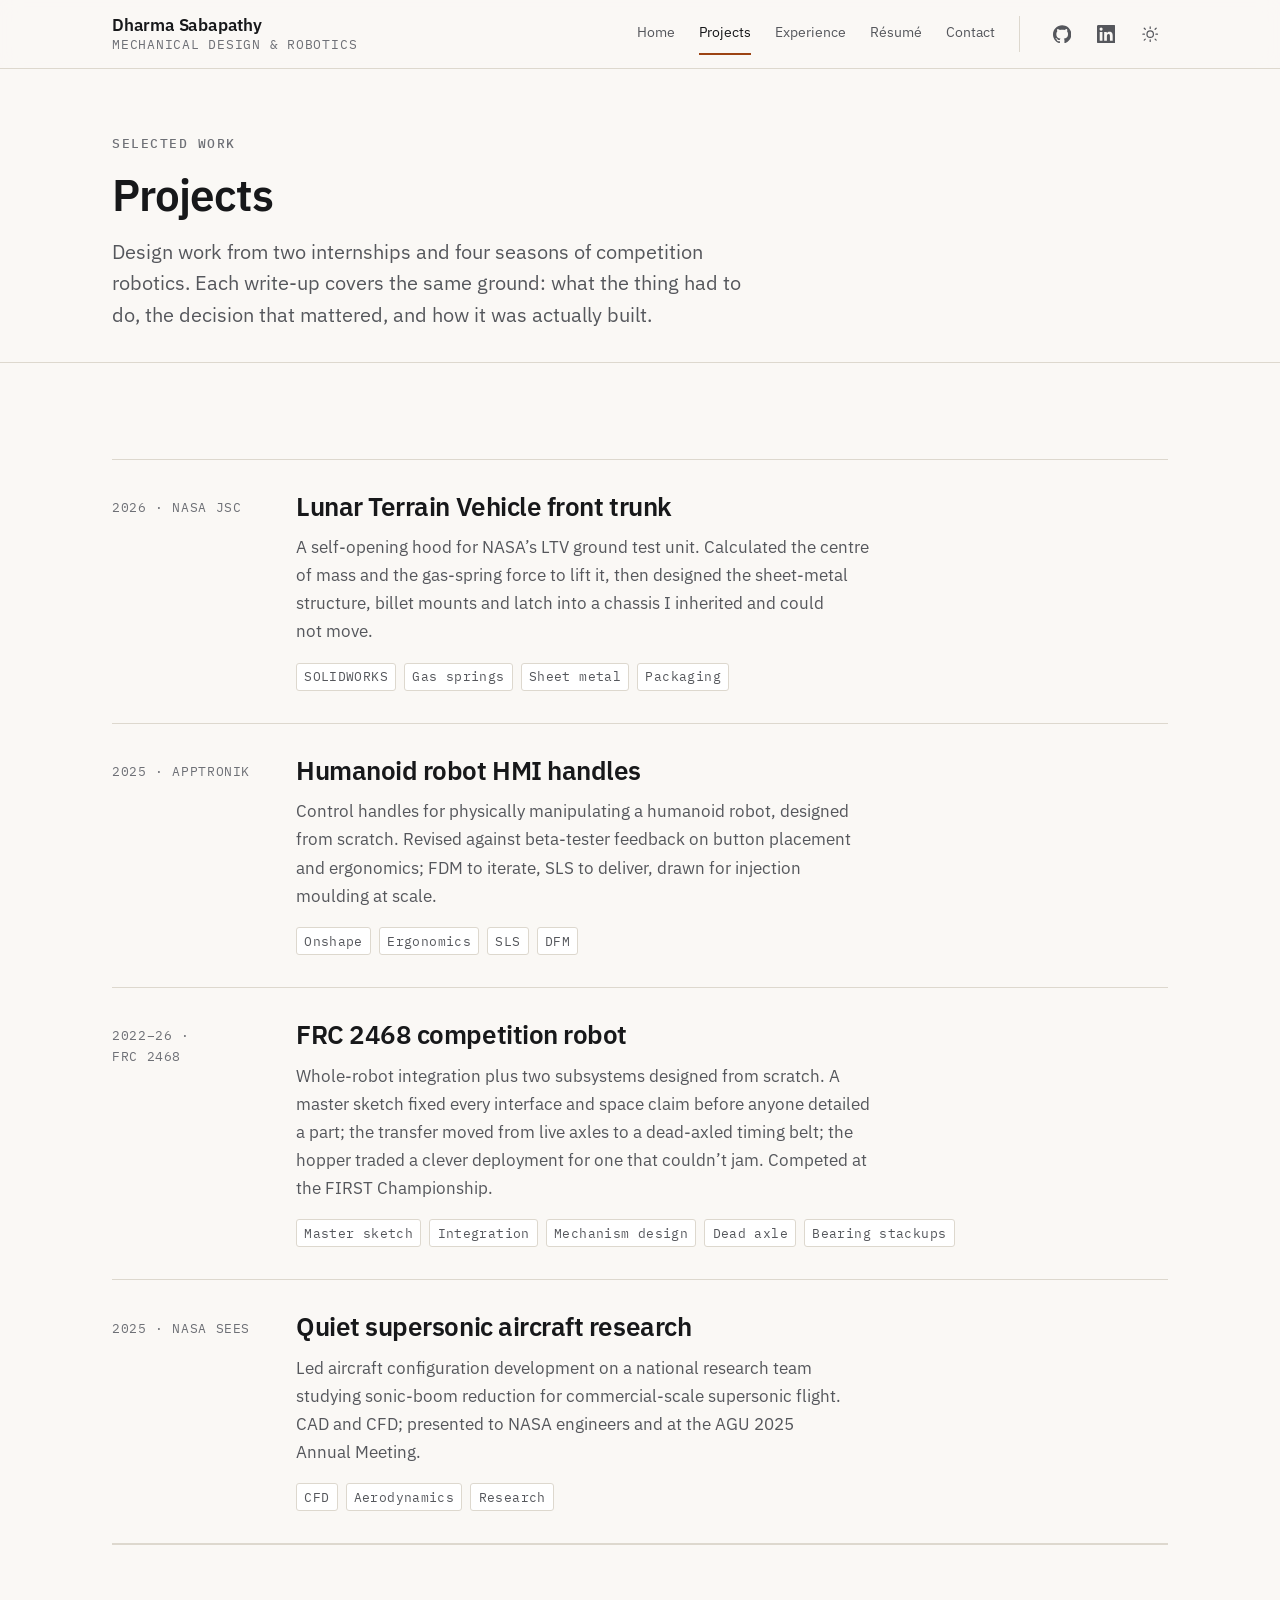
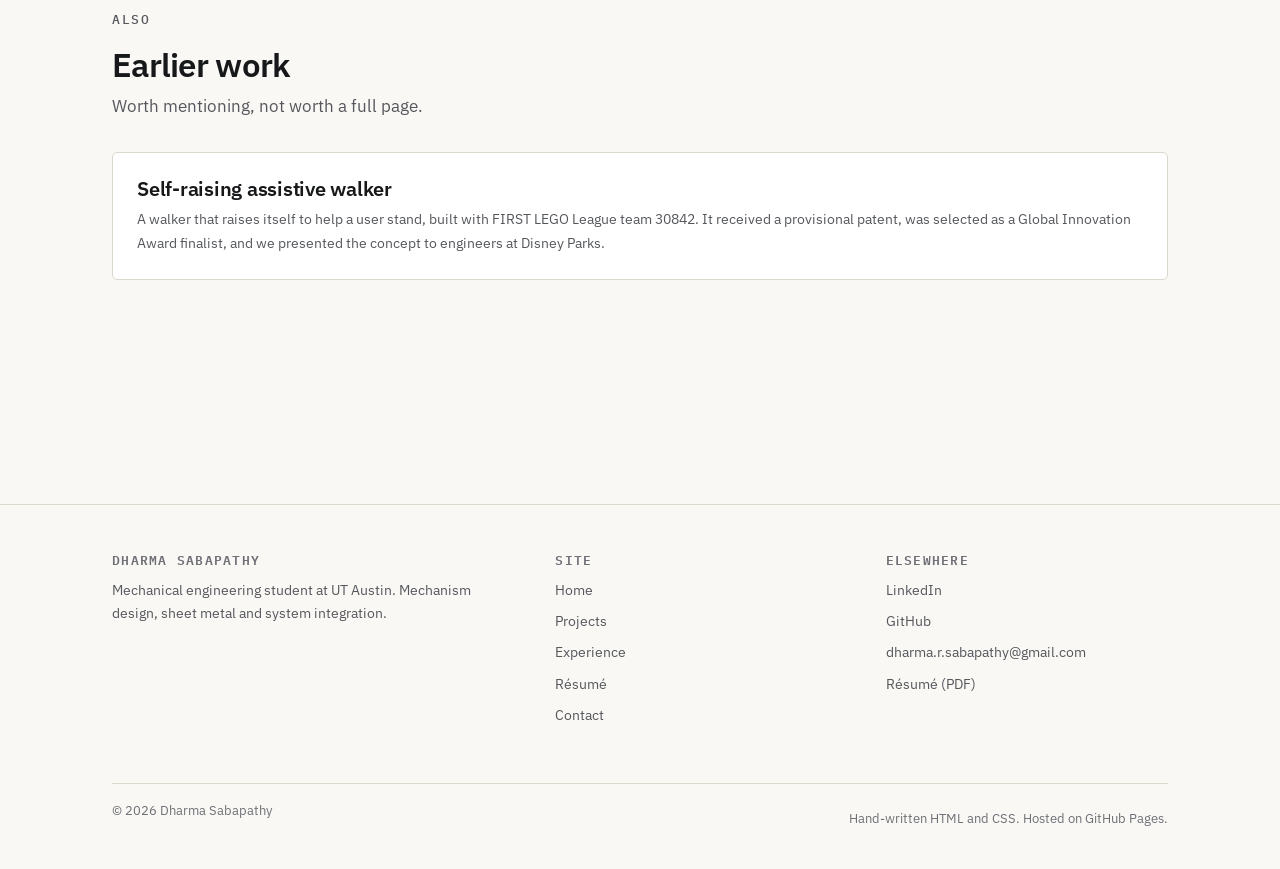
<file: projects/index.html>
<!doctype html>
<html lang="en" data-theme="light">
<head>
<meta charset="utf-8">
<meta name="viewport" content="width=device-width, initial-scale=1">

<title>Projects — Dharma Sabapathy</title>
<meta name="description" content="Mechanical design projects: NASA Lunar Terrain Vehicle front trunk, Apptronik humanoid HMI, FRC 2468 robot integration, transfer and hopper subsystems, and quiet supersonic aircraft research.">
<link rel="canonical" href="https://dharmasabapathy.github.io/projects/">

<meta property="og:type" content="website">
<meta property="og:title" content="Projects — Dharma Sabapathy">
<meta property="og:description" content="Mechanical design projects: NASA Lunar Terrain Vehicle front trunk, Apptronik humanoid HMI, FRC 2468 robot integration, transfer and hopper subsystems, and quiet supersonic aircraft research.">
<meta property="og:url" content="https://dharmasabapathy.github.io/projects/">

<link rel="icon" href="../assets/img/favicon.svg" type="image/svg+xml">
<link rel="preconnect" href="https://fonts.googleapis.com">
<link rel="preconnect" href="https://fonts.gstatic.com" crossorigin>
<link rel="stylesheet" href="https://fonts.googleapis.com/css2?family=IBM+Plex+Mono:wght@400;500&family=IBM+Plex+Sans:wght@400;500;600&display=swap">
<link rel="stylesheet" href="../assets/css/site.css">

<!-- THEME BOOTSTRAP -->
<script>
(function(){try{var t=localStorage.getItem("theme");document.documentElement.setAttribute("data-theme",t==="dark"?"dark":"light");}catch(e){}})();
</script>
</head>

<body>
<a class="skip-link" href="#main">Skip to content</a>

<header class="site-header">
  <div class="container header-inner">
    <a class="wordmark" href="../">
      <span class="wordmark__name">Dharma Sabapathy</span>
      <span class="wordmark__role">Mechanical Design &amp; Robotics</span>
    </a>

    <nav class="primary-nav" id="primary-nav" aria-label="Primary">
      <ul>
        <li><a href="../">Home</a></li>
        <li><a href="./" aria-current="page">Projects</a></li>
        <li><a href="../experience/">Experience</a></li>
        <li><a href="../resume/">Résumé</a></li>
        <li><a href="../contact/">Contact</a></li>
      </ul>
    </nav>

    <div class="header-actions">
      <a class="icon-btn icon-btn--social" href="https://github.com/DharmaSabapathy" aria-label="GitHub profile" rel="me noopener" target="_blank">
        <svg viewBox="0 0 24 24" fill="currentColor" aria-hidden="true"><path d="M12 .297c-6.63 0-12 5.373-12 12 0 5.303 3.438 9.8 8.205 11.385.6.113.82-.258.82-.577 0-.285-.01-1.04-.015-2.04-3.338.724-4.042-1.61-4.042-1.61C4.422 18.07 3.633 17.7 3.633 17.7c-1.087-.744.084-.729.084-.729 1.205.084 1.838 1.236 1.838 1.236 1.07 1.835 2.809 1.305 3.495.998.108-.776.417-1.305.76-1.605-2.665-.3-5.466-1.332-5.466-5.93 0-1.31.465-2.38 1.235-3.22-.135-.303-.54-1.523.105-3.176 0 0 1.005-.322 3.3 1.23.96-.267 1.98-.399 3-.405 1.02.006 2.04.138 3 .405 2.28-1.552 3.285-1.23 3.285-1.23.645 1.653.24 2.873.12 3.176.765.84 1.23 1.91 1.23 3.22 0 4.61-2.805 5.625-5.475 5.92.42.36.81 1.096.81 2.22 0 1.606-.015 2.896-.015 3.286 0 .315.21.69.825.57C20.565 22.092 24 17.592 24 12.297c0-6.627-5.373-12-12-12"/></svg>
      </a>
      <a class="icon-btn icon-btn--social" href="https://www.linkedin.com/in/dharma-sabapathy/" aria-label="LinkedIn profile" rel="me noopener" target="_blank">
        <svg viewBox="0 0 24 24" fill="currentColor" aria-hidden="true"><path d="M20.447 20.452h-3.554v-5.569c0-1.328-.027-3.037-1.852-3.037-1.853 0-2.136 1.445-2.136 2.939v5.667H9.351V9h3.414v1.561h.046c.477-.9 1.637-1.85 3.37-1.85 3.601 0 4.267 2.37 4.267 5.455v6.286zM5.337 7.433a2.062 2.062 0 1 1 0-4.125 2.062 2.062 0 0 1 0 4.125zm1.782 13.019H3.555V9h3.564v11.452zM22.225 0H1.771C.792 0 0 .774 0 1.729v20.542C0 23.227.792 24 1.771 24h20.451C23.2 24 24 23.227 24 22.271V1.729C24 .774 23.2 0 22.225 0z"/></svg>
      </a>
      <button class="icon-btn theme-toggle" type="button" aria-label="Switch to dark theme">
        <svg class="icon-sun" viewBox="0 0 24 24" fill="none" stroke="currentColor" stroke-width="1.6" stroke-linecap="round" aria-hidden="true"><circle cx="12" cy="12" r="4.2"/><path d="M12 2.5v2M12 19.5v2M4.2 4.2l1.4 1.4M18.4 18.4l1.4 1.4M2.5 12h2M19.5 12h2M4.2 19.8l1.4-1.4M18.4 5.6l1.4-1.4"/></svg>
        <svg class="icon-moon" viewBox="0 0 24 24" fill="none" stroke="currentColor" stroke-width="1.6" stroke-linecap="round" stroke-linejoin="round" aria-hidden="true"><path d="M20.5 13.4A8.6 8.6 0 0 1 10.6 3.5a8.6 8.6 0 1 0 9.9 9.9z"/></svg>
      </button>
      <button class="nav-toggle" type="button" aria-expanded="false" aria-controls="primary-nav">
        <span class="visually-hidden">Menu</span>
        <svg class="icon-menu" viewBox="0 0 24 24" fill="none" stroke="currentColor" stroke-width="1.7" stroke-linecap="round" aria-hidden="true"><path d="M4 7h16M4 12h16M4 17h16"/></svg>
        <svg class="icon-close" viewBox="0 0 24 24" fill="none" stroke="currentColor" stroke-width="1.7" stroke-linecap="round" aria-hidden="true"><path d="M6 6l12 12M18 6L6 18"/></svg>
      </button>
    </div>
  </div>
</header>

<main id="main">

  <div class="page-header">
    <div class="container">
      <p class="eyebrow">Selected work</p>
      <h1>Projects</h1>
      <p class="lede">
        Design work from two internships and four seasons of competition robotics.
        Each write-up covers the same ground: what the thing had to do, the
        decision that mattered, and how it was actually built.
      </p>
    </div>
  </div>

  <section class="section section--flush">
    <div class="container">

      <!-- To add a project: copy any file in this folder, write it up, add a row
           below, and add the URL to sitemap.xml. Ordered best-first.
           When a project gets a photo, delete the no-thumb modifier class from
           its article element and add a thumb block:
             <div class="project-row__thumb">
               <img src="../assets/img/SLUG/thumb.jpg" alt="" width="480" height="360">
             </div> -->
      <ul class="project-list">

        <li>
          <article class="project-row project-row--no-thumb">
            <p class="project-row__meta">2026 &middot; NASA JSC</p>
            <div class="project-row__body">
              <h2 class="project-row__title"><a href="nasa-ltv-frunk.html">Lunar Terrain Vehicle front trunk</a></h2>
              <p class="project-row__summary">
                A self-opening hood for NASA&rsquo;s LTV ground test unit. Calculated the
                centre of mass and the gas-spring force to lift it, then designed the
                sheet-metal structure, billet mounts and latch into a chassis I
                inherited and could not move.
              </p>
              <ul class="tag-list">
                <li><span class="tag">SOLIDWORKS</span></li>
                <li><span class="tag">Gas springs</span></li>
                <li><span class="tag">Sheet metal</span></li>
                <li><span class="tag">Packaging</span></li>
              </ul>
            </div>
          </article>
        </li>

        <li>
          <article class="project-row project-row--no-thumb">
            <p class="project-row__meta">2025 &middot; Apptronik</p>
            <div class="project-row__body">
              <h2 class="project-row__title"><a href="apptronik-hmi.html">Humanoid robot HMI handles</a></h2>
              <p class="project-row__summary">
                Control handles for physically manipulating a humanoid robot, designed
                from scratch. Revised against beta-tester feedback on button placement
                and ergonomics; FDM to iterate, SLS to deliver, drawn for injection
                moulding at scale.
              </p>
              <ul class="tag-list">
                <li><span class="tag">Onshape</span></li>
                <li><span class="tag">Ergonomics</span></li>
                <li><span class="tag">SLS</span></li>
                <li><span class="tag">DFM</span></li>
              </ul>
            </div>
          </article>
        </li>

        <li>
          <article class="project-row project-row--no-thumb">
            <p class="project-row__meta">2022&ndash;26 &middot; FRC 2468</p>
            <div class="project-row__body">
              <h2 class="project-row__title"><a href="frc-2468.html">FRC 2468 competition robot</a></h2>
              <p class="project-row__summary">
                Whole-robot integration plus two subsystems designed from scratch. A
                master sketch fixed every interface and space claim before anyone
                detailed a part; the transfer moved from live axles to a dead-axled
                timing belt; the hopper traded a clever deployment for one that
                couldn&rsquo;t jam. Competed at the FIRST Championship.
              </p>
              <ul class="tag-list">
                <li><span class="tag">Master sketch</span></li>
                <li><span class="tag">Integration</span></li>
                <li><span class="tag">Mechanism design</span></li>
                <li><span class="tag">Dead axle</span></li>
                <li><span class="tag">Bearing stackups</span></li>
              </ul>
            </div>
          </article>
        </li>

        <li>
          <article class="project-row project-row--no-thumb">
            <p class="project-row__meta">2025 &middot; NASA SEES</p>
            <div class="project-row__body">
              <h2 class="project-row__title"><a href="quiet-supersonic-aircraft.html">Quiet supersonic aircraft research</a></h2>
              <p class="project-row__summary">
                Led aircraft configuration development on a national research team
                studying sonic-boom reduction for commercial-scale supersonic flight.
                CAD and CFD; presented to NASA engineers and at the AGU 2025 Annual
                Meeting.
              </p>
              <ul class="tag-list">
                <li><span class="tag">CFD</span></li>
                <li><span class="tag">Aerodynamics</span></li>
                <li><span class="tag">Research</span></li>
              </ul>
            </div>
          </article>
        </li>

      </ul>

      <div class="section section--tight">
        <div class="section-head">
          <div class="section-head__text">
            <p class="eyebrow">Also</p>
            <h2>Earlier work</h2>
            <p>Worth mentioning, not worth a full page.</p>
          </div>
        </div>
        <div class="card-grid">
          <article class="card">
            <h3>Self-raising assistive walker</h3>
            <p>
              A walker that raises itself to help a user stand, built with FIRST LEGO
              League team 30842. It received a provisional patent, was selected as a
              Global Innovation Award finalist, and we presented the concept to
              engineers at Disney Parks.
            </p>
          </article>
          <!-- Add more cards here as you build things. Two or three is plenty. -->
        </div>
      </div>

    </div>
  </section>
</main>

<footer class="site-footer">
  <div class="container">
    <div class="footer-grid">
      <div>
        <h2 class="label-heading">Dharma Sabapathy</h2>
        <p>Mechanical engineering student at UT Austin. Mechanism design, sheet
           metal and system integration.</p>
      </div>
      <div>
        <h2 class="label-heading">Site</h2>
        <ul class="footer-list">
          <li><a href="../">Home</a></li>
          <li><a href="./">Projects</a></li>
          <li><a href="../experience/">Experience</a></li>
          <li><a href="../resume/">Résumé</a></li>
          <li><a href="../contact/">Contact</a></li>
        </ul>
      </div>
      <div>
        <h2 class="label-heading">Elsewhere</h2>
        <ul class="footer-list">
          <li><a href="https://www.linkedin.com/in/dharma-sabapathy/" rel="me noopener" target="_blank">LinkedIn</a></li>
          <li><a href="https://github.com/DharmaSabapathy" rel="me noopener" target="_blank">GitHub</a></li>
          <li><a href="mailto:dharma.r.sabapathy@gmail.com">dharma.r.sabapathy@gmail.com</a></li>
          <li><a href="../assets/resume/resume.pdf">Résumé (PDF)</a></li>
        </ul>
      </div>
    </div>
    <div class="footer-bottom">
      <p>&copy; <span data-current-year>2026</span> Dharma Sabapathy</p>
      <p>Hand-written HTML and CSS. Hosted on GitHub Pages.</p>
    </div>
  </div>
</footer>

<script src="../assets/js/site.js" defer></script>
</body>
</html>
</file>
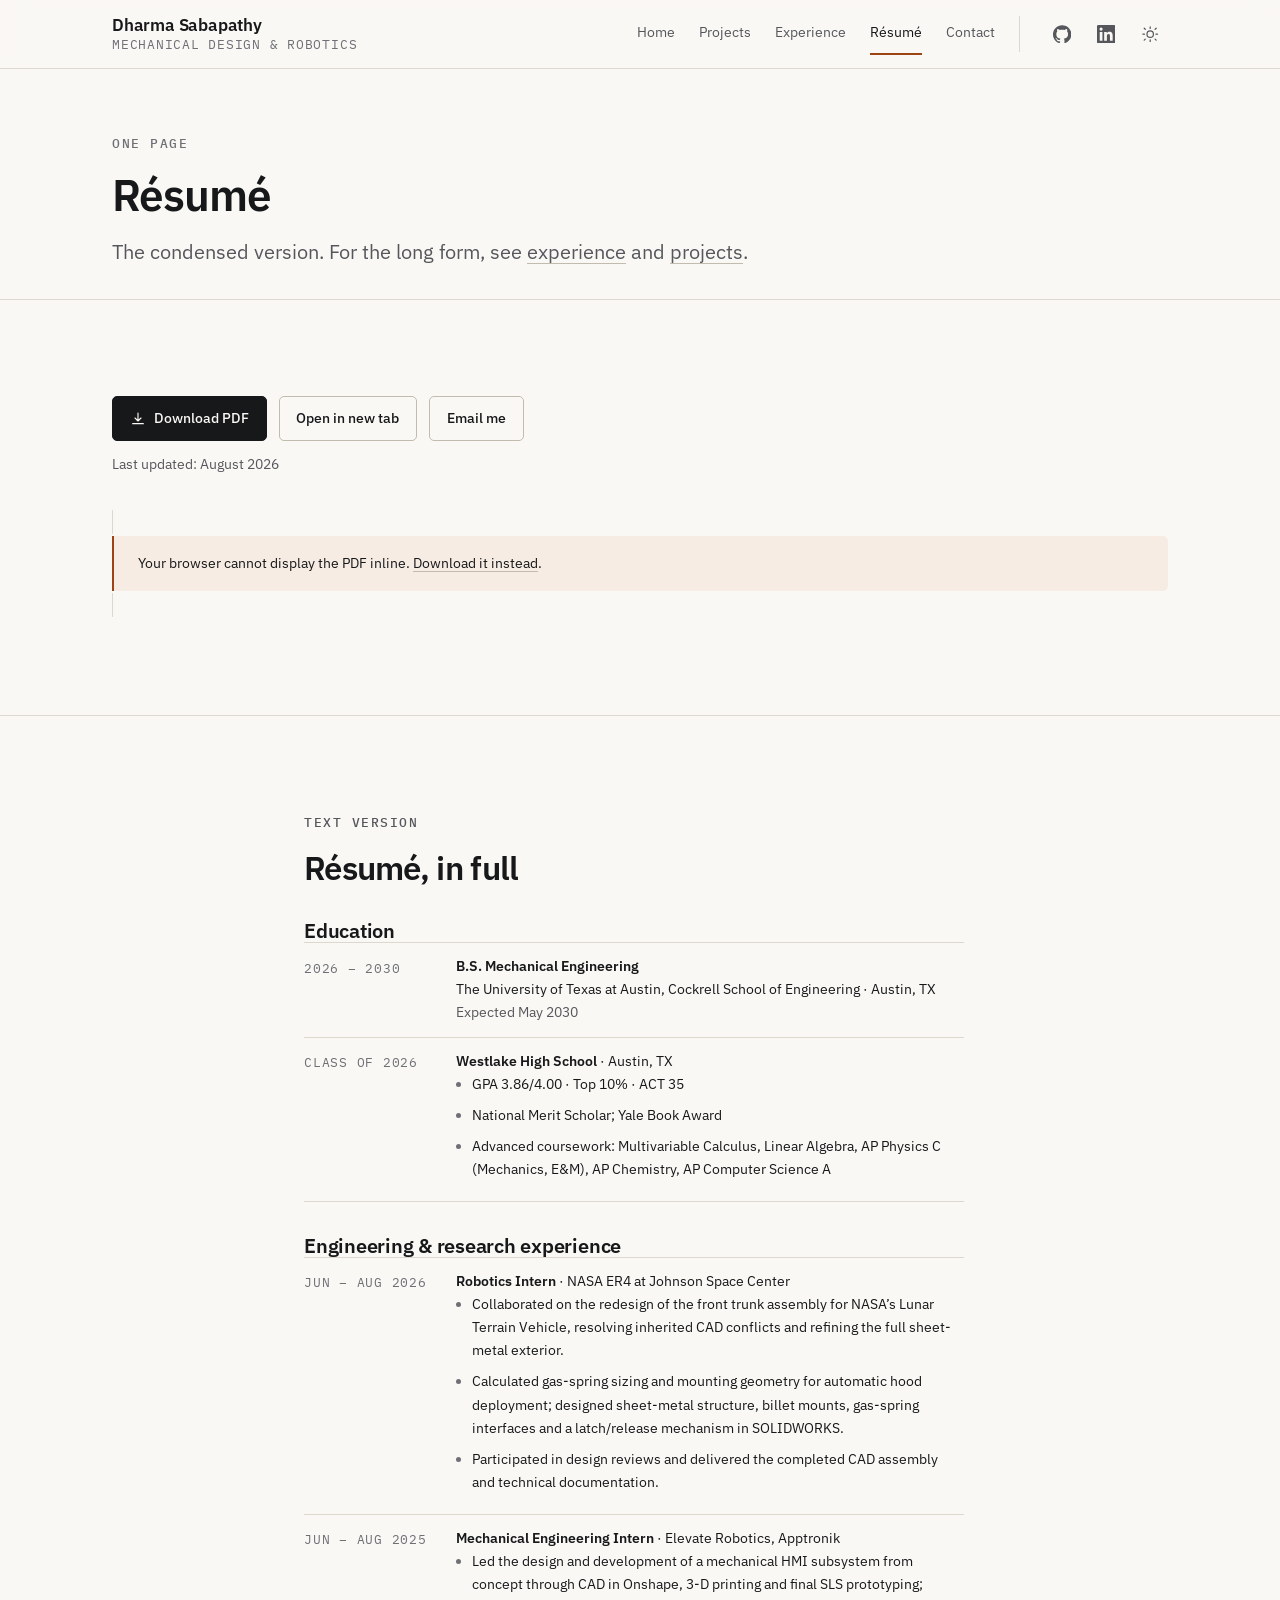
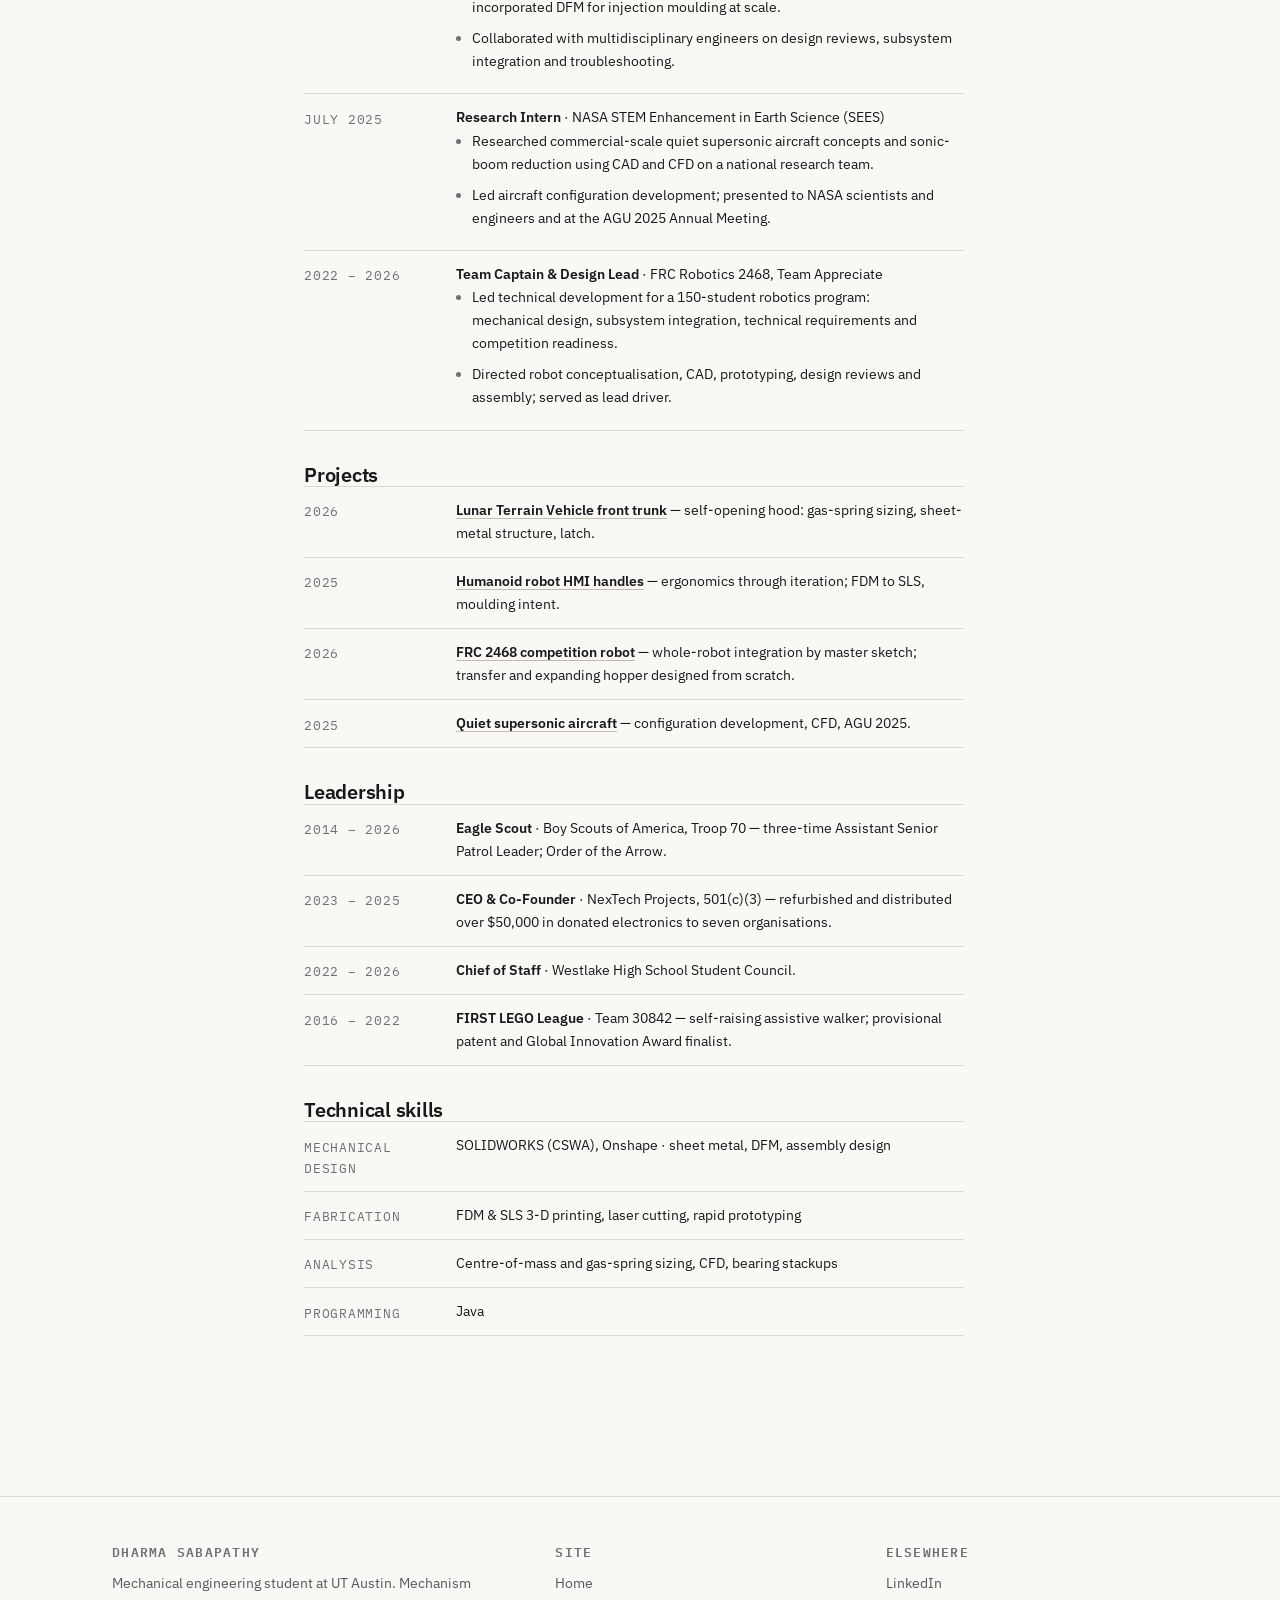
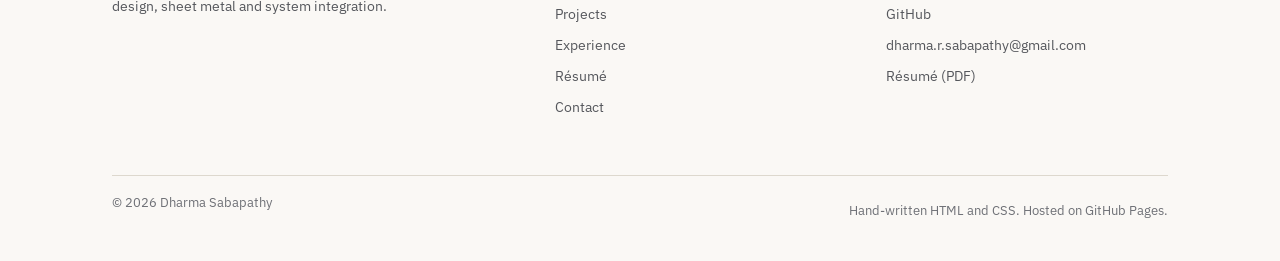
<file: resume/index.html>
<!doctype html>
<html lang="en" data-theme="light">
<head>
<meta charset="utf-8">
<meta name="viewport" content="width=device-width, initial-scale=1">

<title>Résumé — Dharma Sabapathy</title>
<meta name="description" content="Résumé of Dharma Sabapathy — mechanical engineering student at UT Austin. NASA Johnson Space Center, Apptronik, NASA SEES, FRC 2468.">
<link rel="canonical" href="https://dharmasabapathy.github.io/resume/">

<meta property="og:type" content="website">
<meta property="og:title" content="Résumé — Dharma Sabapathy">
<meta property="og:description" content="Résumé of Dharma Sabapathy — mechanical engineering student at UT Austin. NASA Johnson Space Center, Apptronik, NASA SEES, FRC 2468.">
<meta property="og:url" content="https://dharmasabapathy.github.io/resume/">

<link rel="icon" href="../assets/img/favicon.svg" type="image/svg+xml">
<link rel="preconnect" href="https://fonts.googleapis.com">
<link rel="preconnect" href="https://fonts.gstatic.com" crossorigin>
<link rel="stylesheet" href="https://fonts.googleapis.com/css2?family=IBM+Plex+Mono:wght@400;500&family=IBM+Plex+Sans:wght@400;500;600&display=swap">
<link rel="stylesheet" href="../assets/css/site.css">

<!-- THEME BOOTSTRAP -->
<script>
(function(){try{var t=localStorage.getItem("theme");document.documentElement.setAttribute("data-theme",t==="dark"?"dark":"light");}catch(e){}})();
</script>
</head>

<body>
<a class="skip-link" href="#main">Skip to content</a>

<header class="site-header">
  <div class="container header-inner">
    <a class="wordmark" href="../">
      <span class="wordmark__name">Dharma Sabapathy</span>
      <span class="wordmark__role">Mechanical Design &amp; Robotics</span>
    </a>

    <nav class="primary-nav" id="primary-nav" aria-label="Primary">
      <ul>
        <li><a href="../">Home</a></li>
        <li><a href="../projects/">Projects</a></li>
        <li><a href="../experience/">Experience</a></li>
        <li><a href="./" aria-current="page">Résumé</a></li>
        <li><a href="../contact/">Contact</a></li>
      </ul>
    </nav>

    <div class="header-actions">
      <a class="icon-btn icon-btn--social" href="https://github.com/DharmaSabapathy" aria-label="GitHub profile" rel="me noopener" target="_blank">
        <svg viewBox="0 0 24 24" fill="currentColor" aria-hidden="true"><path d="M12 .297c-6.63 0-12 5.373-12 12 0 5.303 3.438 9.8 8.205 11.385.6.113.82-.258.82-.577 0-.285-.01-1.04-.015-2.04-3.338.724-4.042-1.61-4.042-1.61C4.422 18.07 3.633 17.7 3.633 17.7c-1.087-.744.084-.729.084-.729 1.205.084 1.838 1.236 1.838 1.236 1.07 1.835 2.809 1.305 3.495.998.108-.776.417-1.305.76-1.605-2.665-.3-5.466-1.332-5.466-5.93 0-1.31.465-2.38 1.235-3.22-.135-.303-.54-1.523.105-3.176 0 0 1.005-.322 3.3 1.23.96-.267 1.98-.399 3-.405 1.02.006 2.04.138 3 .405 2.28-1.552 3.285-1.23 3.285-1.23.645 1.653.24 2.873.12 3.176.765.84 1.23 1.91 1.23 3.22 0 4.61-2.805 5.625-5.475 5.92.42.36.81 1.096.81 2.22 0 1.606-.015 2.896-.015 3.286 0 .315.21.69.825.57C20.565 22.092 24 17.592 24 12.297c0-6.627-5.373-12-12-12"/></svg>
      </a>
      <a class="icon-btn icon-btn--social" href="https://www.linkedin.com/in/dharma-sabapathy/" aria-label="LinkedIn profile" rel="me noopener" target="_blank">
        <svg viewBox="0 0 24 24" fill="currentColor" aria-hidden="true"><path d="M20.447 20.452h-3.554v-5.569c0-1.328-.027-3.037-1.852-3.037-1.853 0-2.136 1.445-2.136 2.939v5.667H9.351V9h3.414v1.561h.046c.477-.9 1.637-1.85 3.37-1.85 3.601 0 4.267 2.37 4.267 5.455v6.286zM5.337 7.433a2.062 2.062 0 1 1 0-4.125 2.062 2.062 0 0 1 0 4.125zm1.782 13.019H3.555V9h3.564v11.452zM22.225 0H1.771C.792 0 0 .774 0 1.729v20.542C0 23.227.792 24 1.771 24h20.451C23.2 24 24 23.227 24 22.271V1.729C24 .774 23.2 0 22.225 0z"/></svg>
      </a>
      <button class="icon-btn theme-toggle" type="button" aria-label="Switch to dark theme">
        <svg class="icon-sun" viewBox="0 0 24 24" fill="none" stroke="currentColor" stroke-width="1.6" stroke-linecap="round" aria-hidden="true"><circle cx="12" cy="12" r="4.2"/><path d="M12 2.5v2M12 19.5v2M4.2 4.2l1.4 1.4M18.4 18.4l1.4 1.4M2.5 12h2M19.5 12h2M4.2 19.8l1.4-1.4M18.4 5.6l1.4-1.4"/></svg>
        <svg class="icon-moon" viewBox="0 0 24 24" fill="none" stroke="currentColor" stroke-width="1.6" stroke-linecap="round" stroke-linejoin="round" aria-hidden="true"><path d="M20.5 13.4A8.6 8.6 0 0 1 10.6 3.5a8.6 8.6 0 1 0 9.9 9.9z"/></svg>
      </button>
      <button class="nav-toggle" type="button" aria-expanded="false" aria-controls="primary-nav">
        <span class="visually-hidden">Menu</span>
        <svg class="icon-menu" viewBox="0 0 24 24" fill="none" stroke="currentColor" stroke-width="1.7" stroke-linecap="round" aria-hidden="true"><path d="M4 7h16M4 12h16M4 17h16"/></svg>
        <svg class="icon-close" viewBox="0 0 24 24" fill="none" stroke="currentColor" stroke-width="1.7" stroke-linecap="round" aria-hidden="true"><path d="M6 6l12 12M18 6L6 18"/></svg>
      </button>
    </div>
  </div>
</header>

<main id="main">

  <div class="page-header">
    <div class="container">
      <p class="eyebrow">One page</p>
      <h1>Résumé</h1>
      <p class="lede">
        The condensed version. For the long form, see
        <a href="../experience/">experience</a> and <a href="../projects/">projects</a>.
      </p>
    </div>
  </div>

  <section class="section section--flush">
    <div class="container">

      <div class="btn-row">
        <a class="btn" href="../assets/resume/resume.pdf" download="Dharma-Sabapathy-Resume.pdf">
          <svg viewBox="0 0 24 24" fill="none" stroke="currentColor" stroke-width="1.7" stroke-linecap="round" stroke-linejoin="round" aria-hidden="true"><path d="M12 3v12m0 0l-4.5-4.5M12 15l4.5-4.5M4 19h16"/></svg>
          Download PDF
        </a>
        <a class="btn btn--secondary" href="../assets/resume/resume.pdf" target="_blank" rel="noopener">Open in new tab</a>
        <a class="btn btn--secondary" href="mailto:dharma.r.sabapathy@gmail.com">Email me</a>
      </div>

      <!-- TODO: update this date whenever you replace assets/resume/resume.pdf. -->
      <p class="text-small text-muted mt-3">Last updated: August 2026</p>

      <div class="mt-6">
        <object class="resume-embed" data="../assets/resume/resume.pdf" type="application/pdf">
          <p class="callout">
            Your browser cannot display the PDF inline.
            <a href="../assets/resume/resume.pdf">Download it instead</a>.
          </p>
        </object>

        <div class="resume-fallback callout">
          <p class="callout__title">Viewing on a phone?</p>
          <p>Inline PDFs are painful on small screens.
             <a href="../assets/resume/resume.pdf">Open the résumé</a> in your PDF
             viewer, or read the text version below.</p>
        </div>
      </div>

    </div>
  </section>

  <!-- A readable HTML version matters more than it looks like it should: it is
       searchable, linkable, works on a phone, and can be parsed by tools that
       cannot read a PDF. Keep it in sync with the PDF. -->
  <section class="section">
    <div class="container container--narrow">
      <div class="section-head">
        <div class="section-head__text">
          <p class="eyebrow">Text version</p>
          <h2>Résumé, in full</h2>
        </div>
      </div>

      <div class="prose stack-lg">

        <div>
          <h3>Education</h3>
          <dl class="spec">
            <div class="spec__row">
              <dt>2026 &ndash; 2030</dt>
              <dd>
                <strong>B.S. Mechanical Engineering</strong><br>
                The University of Texas at Austin, Cockrell School of Engineering &middot; Austin, TX<br>
                <span class="text-small text-muted">Expected May 2030</span>
              </dd>
            </div>
            <div class="spec__row">
              <dt>Class of 2026</dt>
              <dd>
                <strong>Westlake High School</strong> &middot; Austin, TX
                <ul class="text-small">
                  <li>GPA 3.86/4.00 &middot; Top 10% &middot; ACT 35</li>
                  <li>National Merit Scholar; Yale Book Award</li>
                  <li>Advanced coursework: Multivariable Calculus, Linear Algebra,
                      AP Physics C (Mechanics, E&amp;M), AP Chemistry, AP Computer Science A</li>
                </ul>
              </dd>
            </div>
          </dl>
        </div>

        <div>
          <h3>Engineering &amp; research experience</h3>
          <dl class="spec">
            <div class="spec__row">
              <dt>Jun &ndash; Aug 2026</dt>
              <dd>
                <strong>Robotics Intern</strong> &middot; NASA ER4 at Johnson Space Center
                <ul class="text-small">
                  <li>Collaborated on the redesign of the front trunk assembly for
                      NASA&rsquo;s Lunar Terrain Vehicle, resolving inherited CAD
                      conflicts and refining the full sheet-metal exterior.</li>
                  <li>Calculated gas-spring sizing and mounting geometry for automatic
                      hood deployment; designed sheet-metal structure, billet mounts,
                      gas-spring interfaces and a latch/release mechanism in SOLIDWORKS.</li>
                  <li>Participated in design reviews and delivered the completed CAD
                      assembly and technical documentation.</li>
                </ul>
              </dd>
            </div>
            <div class="spec__row">
              <dt>Jun &ndash; Aug 2025</dt>
              <dd>
                <strong>Mechanical Engineering Intern</strong> &middot; Elevate Robotics, Apptronik
                <ul class="text-small">
                  <li>Led the design and development of a mechanical HMI subsystem from
                      concept through CAD in Onshape, 3-D printing and final SLS
                      prototyping; incorporated DFM for injection moulding at scale.</li>
                  <li>Collaborated with multidisciplinary engineers on design reviews,
                      subsystem integration and troubleshooting.</li>
                </ul>
              </dd>
            </div>
            <div class="spec__row">
              <dt>July 2025</dt>
              <dd>
                <strong>Research Intern</strong> &middot; NASA STEM Enhancement in Earth Science (SEES)
                <ul class="text-small">
                  <li>Researched commercial-scale quiet supersonic aircraft concepts and
                      sonic-boom reduction using CAD and CFD on a national research team.</li>
                  <li>Led aircraft configuration development; presented to NASA
                      scientists and engineers and at the AGU 2025 Annual Meeting.</li>
                </ul>
              </dd>
            </div>
            <div class="spec__row">
              <dt>2022 &ndash; 2026</dt>
              <dd>
                <strong>Team Captain &amp; Design Lead</strong> &middot; FRC Robotics 2468, Team Appreciate
                <ul class="text-small">
                  <li>Led technical development for a 150-student robotics program:
                      mechanical design, subsystem integration, technical requirements
                      and competition readiness.</li>
                  <li>Directed robot conceptualisation, CAD, prototyping, design reviews
                      and assembly; served as lead driver.</li>
                </ul>
              </dd>
            </div>
          </dl>
        </div>

        <div>
          <h3>Projects</h3>
          <dl class="spec">
            <div class="spec__row">
              <dt>2026</dt>
              <dd><strong><a href="../projects/nasa-ltv-frunk.html">Lunar Terrain Vehicle front trunk</a></strong>
                  &mdash; self-opening hood: gas-spring sizing, sheet-metal structure, latch.</dd>
            </div>
            <div class="spec__row">
              <dt>2025</dt>
              <dd><strong><a href="../projects/apptronik-hmi.html">Humanoid robot HMI handles</a></strong>
                  &mdash; ergonomics through iteration; FDM to SLS, moulding intent.</dd>
            </div>
            <div class="spec__row">
              <dt>2026</dt>
              <dd><strong><a href="../projects/frc-2468.html">FRC 2468 competition robot</a></strong>
                  &mdash; whole-robot integration by master sketch; transfer and
                  expanding hopper designed from scratch.</dd>
            </div>
            <div class="spec__row">
              <dt>2025</dt>
              <dd><strong><a href="../projects/quiet-supersonic-aircraft.html">Quiet supersonic aircraft</a></strong>
                  &mdash; configuration development, CFD, AGU 2025.</dd>
            </div>
          </dl>
        </div>

        <div>
          <h3>Leadership</h3>
          <dl class="spec">
            <div class="spec__row">
              <dt>2014 &ndash; 2026</dt>
              <dd><strong>Eagle Scout</strong> &middot; Boy Scouts of America, Troop 70 &mdash;
                  three-time Assistant Senior Patrol Leader; Order of the Arrow.</dd>
            </div>
            <div class="spec__row">
              <dt>2023 &ndash; 2025</dt>
              <dd><strong>CEO &amp; Co-Founder</strong> &middot; NexTech Projects, 501(c)(3) &mdash;
                  refurbished and distributed over $50,000 in donated electronics to
                  seven organisations.</dd>
            </div>
            <div class="spec__row">
              <dt>2022 &ndash; 2026</dt>
              <dd><strong>Chief of Staff</strong> &middot; Westlake High School Student Council.</dd>
            </div>
            <div class="spec__row">
              <dt>2016 &ndash; 2022</dt>
              <dd><strong>FIRST LEGO League</strong> &middot; Team 30842 &mdash; self-raising
                  assistive walker; provisional patent and Global Innovation Award finalist.</dd>
            </div>
          </dl>
        </div>

        <div>
          <h3>Technical skills</h3>
          <dl class="spec">
            <div class="spec__row">
              <dt>Mechanical design</dt>
              <dd>SOLIDWORKS (CSWA), Onshape &middot; sheet metal, DFM, assembly design</dd>
            </div>
            <div class="spec__row">
              <dt>Fabrication</dt>
              <dd>FDM &amp; SLS 3-D printing, laser cutting, rapid prototyping</dd>
            </div>
            <div class="spec__row">
              <dt>Analysis</dt>
              <dd>Centre-of-mass and gas-spring sizing, CFD, bearing stackups</dd>
            </div>
            <div class="spec__row">
              <dt>Programming</dt>
              <dd>Java</dd>
            </div>
          </dl>
        </div>

      </div>
    </div>
  </section>
</main>

<footer class="site-footer">
  <div class="container">
    <div class="footer-grid">
      <div>
        <h2 class="label-heading">Dharma Sabapathy</h2>
        <p>Mechanical engineering student at UT Austin. Mechanism design, sheet
           metal and system integration.</p>
      </div>
      <div>
        <h2 class="label-heading">Site</h2>
        <ul class="footer-list">
          <li><a href="../">Home</a></li>
          <li><a href="../projects/">Projects</a></li>
          <li><a href="../experience/">Experience</a></li>
          <li><a href="./">Résumé</a></li>
          <li><a href="../contact/">Contact</a></li>
        </ul>
      </div>
      <div>
        <h2 class="label-heading">Elsewhere</h2>
        <ul class="footer-list">
          <li><a href="https://www.linkedin.com/in/dharma-sabapathy/" rel="me noopener" target="_blank">LinkedIn</a></li>
          <li><a href="https://github.com/DharmaSabapathy" rel="me noopener" target="_blank">GitHub</a></li>
          <li><a href="mailto:dharma.r.sabapathy@gmail.com">dharma.r.sabapathy@gmail.com</a></li>
          <li><a href="../assets/resume/resume.pdf">Résumé (PDF)</a></li>
        </ul>
      </div>
    </div>
    <div class="footer-bottom">
      <p>&copy; <span data-current-year>2026</span> Dharma Sabapathy</p>
      <p>Hand-written HTML and CSS. Hosted on GitHub Pages.</p>
    </div>
  </div>
</footer>

<script src="../assets/js/site.js" defer></script>
</body>
</html>
</file>
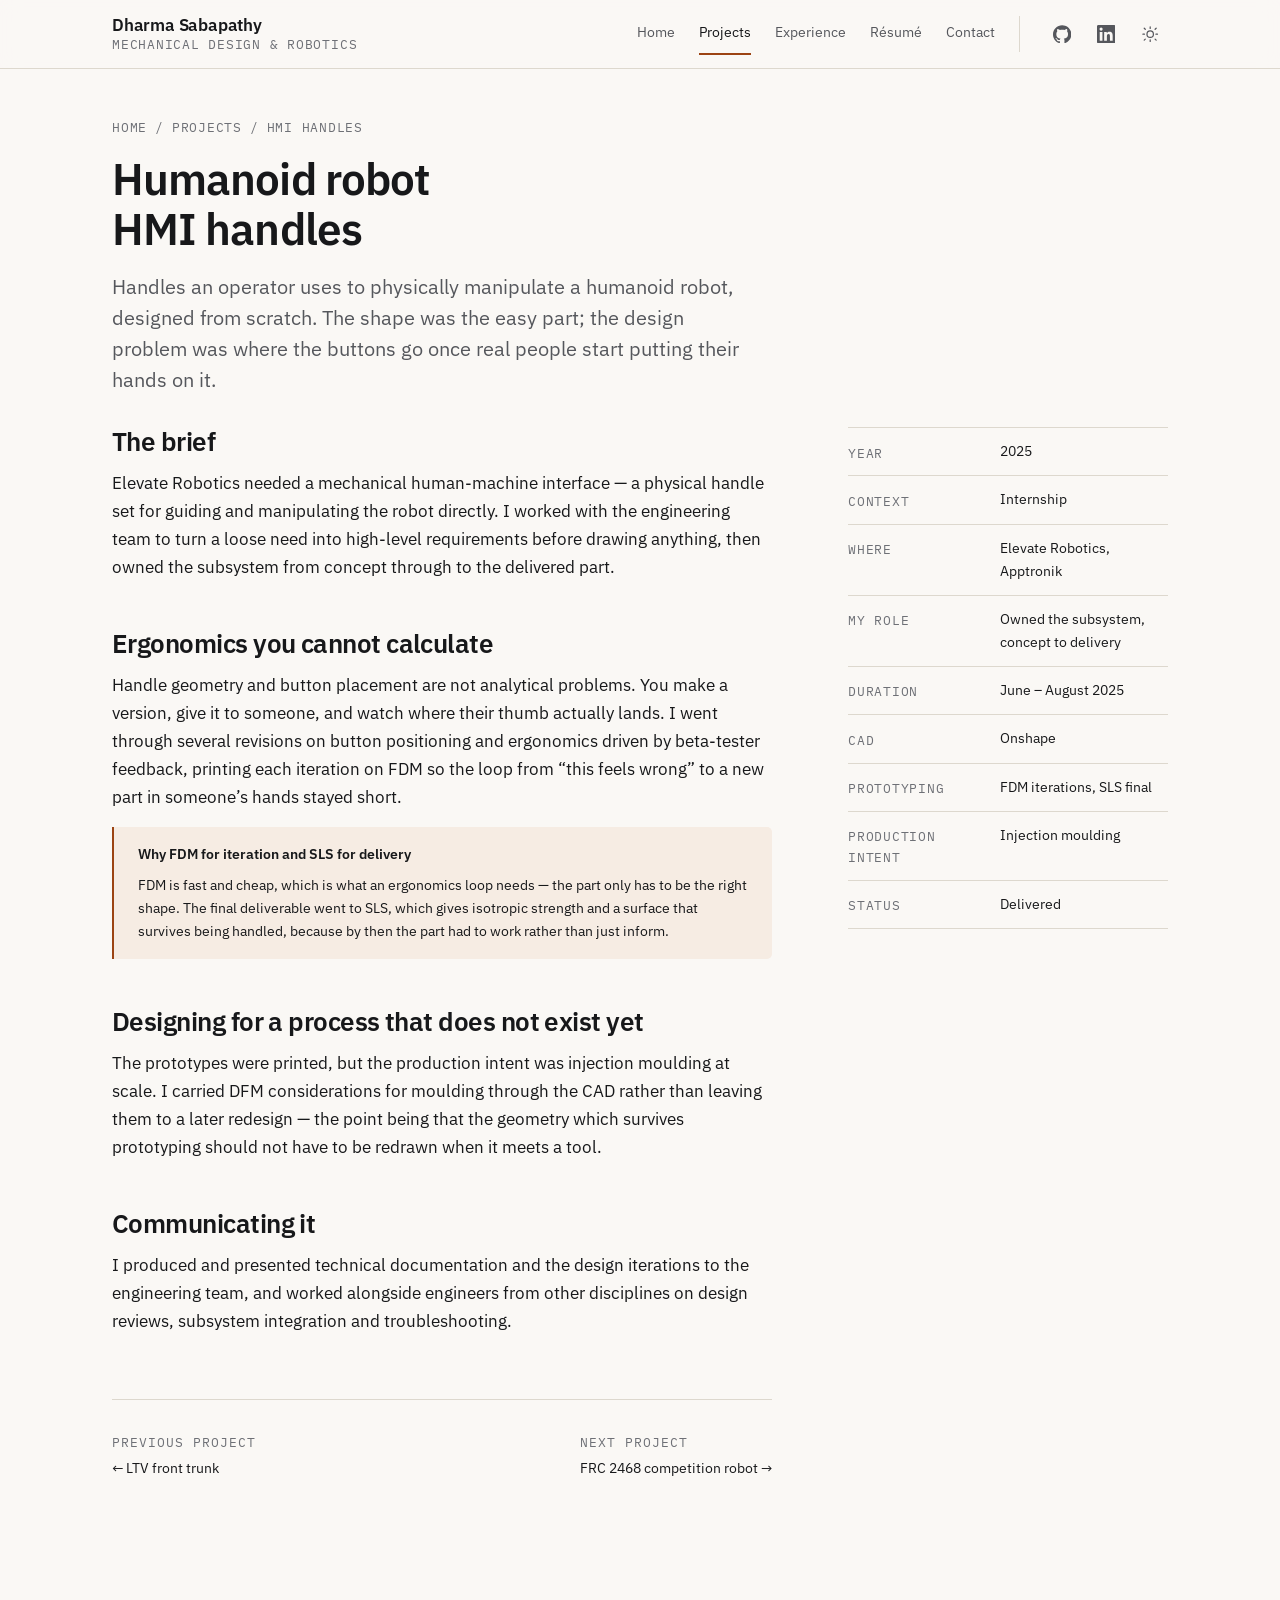
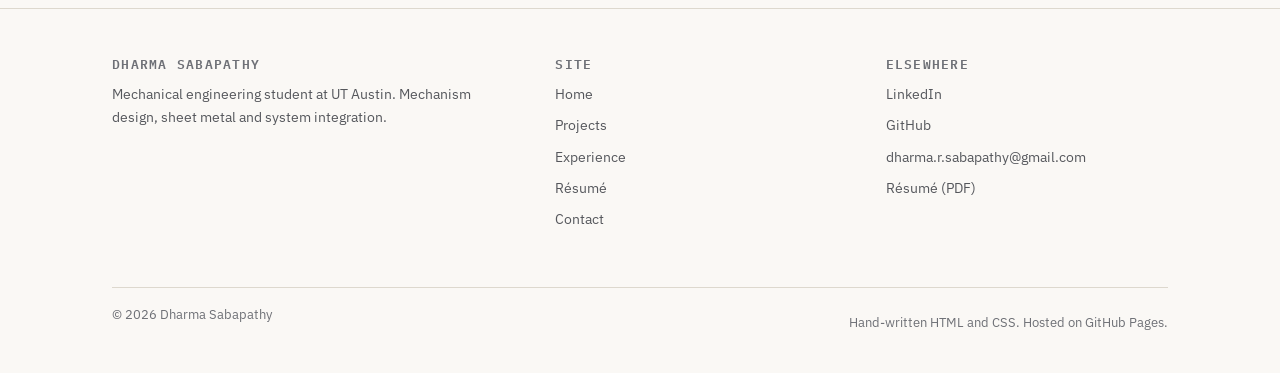
<file: projects/apptronik-hmi.html>
<!doctype html>
<html lang="en" data-theme="light">
<head>
<meta charset="utf-8">
<meta name="viewport" content="width=device-width, initial-scale=1">

<title>Humanoid robot HMI handles — Dharma Sabapathy</title>
<meta name="description" content="Control handles for physically manipulating a humanoid robot at Elevate Robotics, Apptronik. Concept through Onshape CAD, FDM iteration, SLS delivery, designed for injection moulding at scale.">
<link rel="canonical" href="https://dharmasabapathy.github.io/projects/apptronik-hmi.html">

<meta property="og:type" content="article">
<meta property="og:title" content="Humanoid robot HMI handles — Dharma Sabapathy">
<meta property="og:description" content="Control handles for physically manipulating a humanoid robot at Elevate Robotics, Apptronik. Concept through Onshape CAD, FDM iteration, SLS delivery, designed for injection moulding at scale.">
<meta property="og:url" content="https://dharmasabapathy.github.io/projects/apptronik-hmi.html">

<link rel="icon" href="../assets/img/favicon.svg" type="image/svg+xml">
<link rel="preconnect" href="https://fonts.googleapis.com">
<link rel="preconnect" href="https://fonts.gstatic.com" crossorigin>
<link rel="stylesheet" href="https://fonts.googleapis.com/css2?family=IBM+Plex+Mono:wght@400;500&family=IBM+Plex+Sans:wght@400;500;600&display=swap">
<link rel="stylesheet" href="../assets/css/site.css">

<!-- THEME BOOTSTRAP -->
<script>
(function(){try{var t=localStorage.getItem("theme");document.documentElement.setAttribute("data-theme",t==="dark"?"dark":"light");}catch(e){}})();
</script>
</head>

<body>
<a class="skip-link" href="#main">Skip to content</a>

<header class="site-header">
  <div class="container header-inner">
    <a class="wordmark" href="../">
      <span class="wordmark__name">Dharma Sabapathy</span>
      <span class="wordmark__role">Mechanical Design &amp; Robotics</span>
    </a>

    <nav class="primary-nav" id="primary-nav" aria-label="Primary">
      <ul>
        <li><a href="../">Home</a></li>
        <li><a href="./" aria-current="page">Projects</a></li>
        <li><a href="../experience/">Experience</a></li>
        <li><a href="../resume/">Résumé</a></li>
        <li><a href="../contact/">Contact</a></li>
      </ul>
    </nav>

    <div class="header-actions">
      <a class="icon-btn icon-btn--social" href="https://github.com/DharmaSabapathy" aria-label="GitHub profile" rel="me noopener" target="_blank">
        <svg viewBox="0 0 24 24" fill="currentColor" aria-hidden="true"><path d="M12 .297c-6.63 0-12 5.373-12 12 0 5.303 3.438 9.8 8.205 11.385.6.113.82-.258.82-.577 0-.285-.01-1.04-.015-2.04-3.338.724-4.042-1.61-4.042-1.61C4.422 18.07 3.633 17.7 3.633 17.7c-1.087-.744.084-.729.084-.729 1.205.084 1.838 1.236 1.838 1.236 1.07 1.835 2.809 1.305 3.495.998.108-.776.417-1.305.76-1.605-2.665-.3-5.466-1.332-5.466-5.93 0-1.31.465-2.38 1.235-3.22-.135-.303-.54-1.523.105-3.176 0 0 1.005-.322 3.3 1.23.96-.267 1.98-.399 3-.405 1.02.006 2.04.138 3 .405 2.28-1.552 3.285-1.23 3.285-1.23.645 1.653.24 2.873.12 3.176.765.84 1.23 1.91 1.23 3.22 0 4.61-2.805 5.625-5.475 5.92.42.36.81 1.096.81 2.22 0 1.606-.015 2.896-.015 3.286 0 .315.21.69.825.57C20.565 22.092 24 17.592 24 12.297c0-6.627-5.373-12-12-12"/></svg>
      </a>
      <a class="icon-btn icon-btn--social" href="https://www.linkedin.com/in/dharma-sabapathy/" aria-label="LinkedIn profile" rel="me noopener" target="_blank">
        <svg viewBox="0 0 24 24" fill="currentColor" aria-hidden="true"><path d="M20.447 20.452h-3.554v-5.569c0-1.328-.027-3.037-1.852-3.037-1.853 0-2.136 1.445-2.136 2.939v5.667H9.351V9h3.414v1.561h.046c.477-.9 1.637-1.85 3.37-1.85 3.601 0 4.267 2.37 4.267 5.455v6.286zM5.337 7.433a2.062 2.062 0 1 1 0-4.125 2.062 2.062 0 0 1 0 4.125zm1.782 13.019H3.555V9h3.564v11.452zM22.225 0H1.771C.792 0 0 .774 0 1.729v20.542C0 23.227.792 24 1.771 24h20.451C23.2 24 24 23.227 24 22.271V1.729C24 .774 23.2 0 22.225 0z"/></svg>
      </a>
      <button class="icon-btn theme-toggle" type="button" aria-label="Switch to dark theme">
        <svg class="icon-sun" viewBox="0 0 24 24" fill="none" stroke="currentColor" stroke-width="1.6" stroke-linecap="round" aria-hidden="true"><circle cx="12" cy="12" r="4.2"/><path d="M12 2.5v2M12 19.5v2M4.2 4.2l1.4 1.4M18.4 18.4l1.4 1.4M2.5 12h2M19.5 12h2M4.2 19.8l1.4-1.4M18.4 5.6l1.4-1.4"/></svg>
        <svg class="icon-moon" viewBox="0 0 24 24" fill="none" stroke="currentColor" stroke-width="1.6" stroke-linecap="round" stroke-linejoin="round" aria-hidden="true"><path d="M20.5 13.4A8.6 8.6 0 0 1 10.6 3.5a8.6 8.6 0 1 0 9.9 9.9z"/></svg>
      </button>
      <button class="nav-toggle" type="button" aria-expanded="false" aria-controls="primary-nav">
        <span class="visually-hidden">Menu</span>
        <svg class="icon-menu" viewBox="0 0 24 24" fill="none" stroke="currentColor" stroke-width="1.7" stroke-linecap="round" aria-hidden="true"><path d="M4 7h16M4 12h16M4 17h16"/></svg>
        <svg class="icon-close" viewBox="0 0 24 24" fill="none" stroke="currentColor" stroke-width="1.7" stroke-linecap="round" aria-hidden="true"><path d="M6 6l12 12M18 6L6 18"/></svg>
      </button>
    </div>
  </div>
</header>

<main id="main">
  <div class="project-header">
    <div class="container">
      <p class="breadcrumb">
        <a href="../">Home</a><span>/</span><a href="./">Projects</a><span>/</span>HMI handles
      </p>

      <h1>Humanoid robot HMI handles</h1>

      <p class="lede">
        Handles an operator uses to physically manipulate a humanoid robot, designed
        from scratch. The shape was the easy part; the design problem was where the
        buttons go once real people start putting their hands on it.
      </p>
    </div>
  </div>

  <div class="project-body">
    <div class="container">
      <div class="split">

        <article class="prose">

          <!-- IMAGE: CAD render and the printed part on the robot.
               <figure>
                 <img src="../assets/img/apptronik-hmi/cad.jpg" alt="CAD model of the HMI handle assembly" width="1600" height="1000">
                 <figcaption>Handle assembly in Onshape.</figcaption>
               </figure> -->

          <h2>The brief</h2>
          <p>
            Elevate Robotics needed a mechanical human-machine interface — a physical
            handle set for guiding and manipulating the robot directly. I worked with
            the engineering team to turn a loose need into high-level requirements
            before drawing anything, then owned the subsystem from concept through to
            the delivered part.
          </p>

          <h2>Ergonomics you cannot calculate</h2>
          <p>
            Handle geometry and button placement are not analytical problems. You
            make a version, give it to someone, and watch where their thumb actually
            lands. I went through several revisions on button positioning and
            ergonomics driven by beta-tester feedback, printing each iteration on FDM
            so the loop from &ldquo;this feels wrong&rdquo; to a new part in someone&rsquo;s hands
            stayed short.
          </p>

          <div class="callout">
            <p class="callout__title">Why FDM for iteration and SLS for delivery</p>
            <p>
              FDM is fast and cheap, which is what an ergonomics loop needs — the
              part only has to be the right shape. The final deliverable went to SLS,
              which gives isotropic strength and a surface that survives being
              handled, because by then the part had to work rather than just inform.
            </p>
          </div>

          <h2>Designing for a process that does not exist yet</h2>
          <p>
            The prototypes were printed, but the production intent was injection
            moulding at scale. I carried DFM considerations for moulding through the
            CAD rather than leaving them to a later redesign — the point being that
            the geometry which survives prototyping should not have to be redrawn
            when it meets a tool.
          </p>

          <h2>Communicating it</h2>
          <p>
            I produced and presented technical documentation and the design
            iterations to the engineering team, and worked alongside engineers from
            other disciplines on design reviews, subsystem integration and
            troubleshooting.
          </p>

          <nav class="pager" aria-label="Project navigation">
            <a href="nasa-ltv-frunk.html">
              <span class="pager__label">Previous project</span>
              &larr; LTV front trunk
            </a>
            <a href="frc-2468.html">
              <span class="pager__label">Next project</span>
              FRC 2468 competition robot &rarr;
            </a>
          </nav>
        </article>

        <aside class="project-aside" aria-label="Project details">
          <dl class="spec">
            <div class="spec__row"><dt>Year</dt><dd>2025</dd></div>
            <div class="spec__row"><dt>Context</dt><dd>Internship</dd></div>
            <div class="spec__row"><dt>Where</dt><dd>Elevate Robotics, Apptronik</dd></div>
            <div class="spec__row"><dt>My role</dt><dd>Owned the subsystem, concept to delivery</dd></div>
            <div class="spec__row"><dt>Duration</dt><dd>June &ndash; August 2025</dd></div>
            <div class="spec__row"><dt>CAD</dt><dd>Onshape</dd></div>
            <div class="spec__row"><dt>Prototyping</dt><dd>FDM iterations, SLS final</dd></div>
            <div class="spec__row"><dt>Production intent</dt><dd>Injection moulding</dd></div>
            <div class="spec__row"><dt>Status</dt><dd>Delivered</dd></div>
          </dl>
        </aside>

      </div>
    </div>
  </div>
</main>

<footer class="site-footer">
  <div class="container">
    <div class="footer-grid">
      <div>
        <h2 class="label-heading">Dharma Sabapathy</h2>
        <p>Mechanical engineering student at UT Austin. Mechanism design, sheet
           metal and system integration.</p>
      </div>
      <div>
        <h2 class="label-heading">Site</h2>
        <ul class="footer-list">
          <li><a href="../">Home</a></li>
          <li><a href="./">Projects</a></li>
          <li><a href="../experience/">Experience</a></li>
          <li><a href="../resume/">Résumé</a></li>
          <li><a href="../contact/">Contact</a></li>
        </ul>
      </div>
      <div>
        <h2 class="label-heading">Elsewhere</h2>
        <ul class="footer-list">
          <li><a href="https://www.linkedin.com/in/dharma-sabapathy/" rel="me noopener" target="_blank">LinkedIn</a></li>
          <li><a href="https://github.com/DharmaSabapathy" rel="me noopener" target="_blank">GitHub</a></li>
          <li><a href="mailto:dharma.r.sabapathy@gmail.com">dharma.r.sabapathy@gmail.com</a></li>
          <li><a href="../assets/resume/resume.pdf">Résumé (PDF)</a></li>
        </ul>
      </div>
    </div>
    <div class="footer-bottom">
      <p>&copy; <span data-current-year>2026</span> Dharma Sabapathy</p>
      <p>Hand-written HTML and CSS. Hosted on GitHub Pages.</p>
    </div>
  </div>
</footer>

<script src="../assets/js/site.js" defer></script>
</body>
</html>
</file>
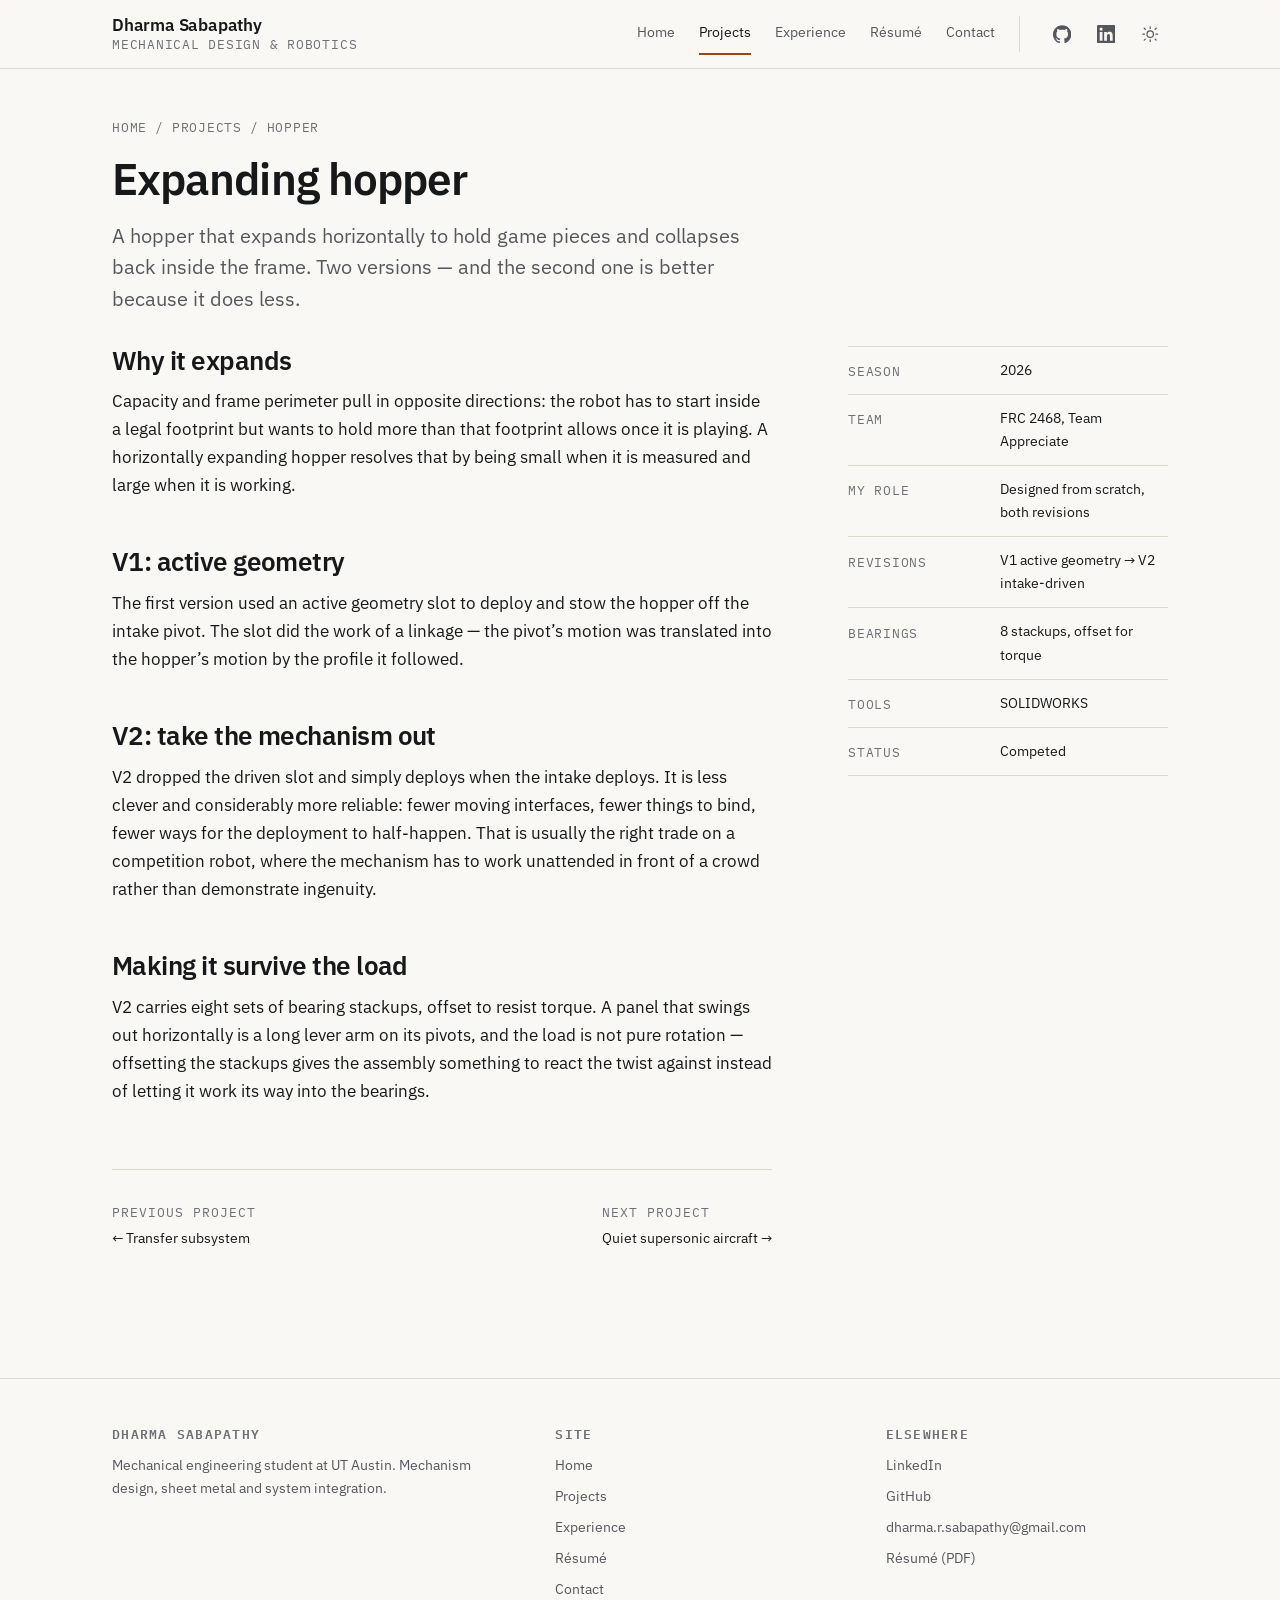
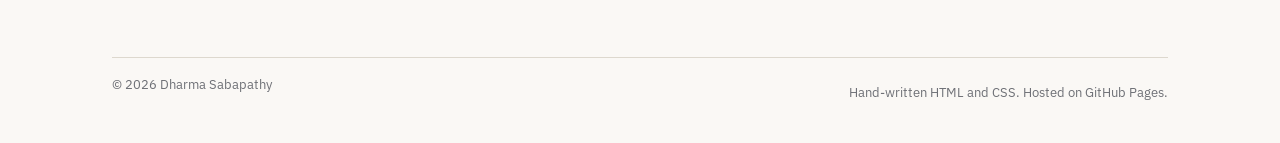
<file: projects/frc-2468-hopper.html>
<!doctype html>
<html lang="en" data-theme="light">
<head>
<meta charset="utf-8">
<meta name="viewport" content="width=device-width, initial-scale=1">

<title>Expanding hopper — Dharma Sabapathy</title>
<meta name="description" content="A horizontally expanding hopper for FRC 2468, designed from scratch across two revisions — trading V1's active-geometry deployment for a simpler, more robust mechanism in V2.">
<link rel="canonical" href="https://dharmasabapathy.github.io/projects/frc-2468-hopper.html">

<meta property="og:type" content="article">
<meta property="og:title" content="Expanding hopper — Dharma Sabapathy">
<meta property="og:description" content="A horizontally expanding hopper for FRC 2468, designed from scratch across two revisions — trading V1's active-geometry deployment for a simpler, more robust mechanism in V2.">
<meta property="og:url" content="https://dharmasabapathy.github.io/projects/frc-2468-hopper.html">

<link rel="icon" href="../assets/img/favicon.svg" type="image/svg+xml">
<link rel="preconnect" href="https://fonts.googleapis.com">
<link rel="preconnect" href="https://fonts.gstatic.com" crossorigin>
<link rel="stylesheet" href="https://fonts.googleapis.com/css2?family=IBM+Plex+Mono:wght@400;500&family=IBM+Plex+Sans:wght@400;500;600&display=swap">
<link rel="stylesheet" href="../assets/css/site.css">

<!-- THEME BOOTSTRAP -->
<script>
(function(){try{var t=localStorage.getItem("theme");if(!t){t=window.matchMedia("(prefers-color-scheme: dark)").matches?"dark":"light";}document.documentElement.setAttribute("data-theme",t);}catch(e){}})();
</script>
</head>

<body>
<a class="skip-link" href="#main">Skip to content</a>

<header class="site-header">
  <div class="container header-inner">
    <a class="wordmark" href="../">
      <span class="wordmark__name">Dharma Sabapathy</span>
      <span class="wordmark__role">Mechanical Design &amp; Robotics</span>
    </a>

    <nav class="primary-nav" id="primary-nav" aria-label="Primary">
      <ul>
        <li><a href="../">Home</a></li>
        <li><a href="./" aria-current="page">Projects</a></li>
        <li><a href="../experience/">Experience</a></li>
        <li><a href="../resume/">Résumé</a></li>
        <li><a href="../contact/">Contact</a></li>
      </ul>
    </nav>

    <div class="header-actions">
      <a class="icon-btn icon-btn--social" href="https://github.com/DharmaSabapathy" aria-label="GitHub profile" rel="me noopener" target="_blank">
        <svg viewBox="0 0 24 24" fill="currentColor" aria-hidden="true"><path d="M12 .297c-6.63 0-12 5.373-12 12 0 5.303 3.438 9.8 8.205 11.385.6.113.82-.258.82-.577 0-.285-.01-1.04-.015-2.04-3.338.724-4.042-1.61-4.042-1.61C4.422 18.07 3.633 17.7 3.633 17.7c-1.087-.744.084-.729.084-.729 1.205.084 1.838 1.236 1.838 1.236 1.07 1.835 2.809 1.305 3.495.998.108-.776.417-1.305.76-1.605-2.665-.3-5.466-1.332-5.466-5.93 0-1.31.465-2.38 1.235-3.22-.135-.303-.54-1.523.105-3.176 0 0 1.005-.322 3.3 1.23.96-.267 1.98-.399 3-.405 1.02.006 2.04.138 3 .405 2.28-1.552 3.285-1.23 3.285-1.23.645 1.653.24 2.873.12 3.176.765.84 1.23 1.91 1.23 3.22 0 4.61-2.805 5.625-5.475 5.92.42.36.81 1.096.81 2.22 0 1.606-.015 2.896-.015 3.286 0 .315.21.69.825.57C20.565 22.092 24 17.592 24 12.297c0-6.627-5.373-12-12-12"/></svg>
      </a>
      <a class="icon-btn icon-btn--social" href="https://www.linkedin.com/in/dharma-sabapathy/" aria-label="LinkedIn profile" rel="me noopener" target="_blank">
        <svg viewBox="0 0 24 24" fill="currentColor" aria-hidden="true"><path d="M20.447 20.452h-3.554v-5.569c0-1.328-.027-3.037-1.852-3.037-1.853 0-2.136 1.445-2.136 2.939v5.667H9.351V9h3.414v1.561h.046c.477-.9 1.637-1.85 3.37-1.85 3.601 0 4.267 2.37 4.267 5.455v6.286zM5.337 7.433a2.062 2.062 0 1 1 0-4.125 2.062 2.062 0 0 1 0 4.125zm1.782 13.019H3.555V9h3.564v11.452zM22.225 0H1.771C.792 0 0 .774 0 1.729v20.542C0 23.227.792 24 1.771 24h20.451C23.2 24 24 23.227 24 22.271V1.729C24 .774 23.2 0 22.225 0z"/></svg>
      </a>
      <button class="icon-btn theme-toggle" type="button" aria-label="Switch to dark theme">
        <svg class="icon-sun" viewBox="0 0 24 24" fill="none" stroke="currentColor" stroke-width="1.6" stroke-linecap="round" aria-hidden="true"><circle cx="12" cy="12" r="4.2"/><path d="M12 2.5v2M12 19.5v2M4.2 4.2l1.4 1.4M18.4 18.4l1.4 1.4M2.5 12h2M19.5 12h2M4.2 19.8l1.4-1.4M18.4 5.6l1.4-1.4"/></svg>
        <svg class="icon-moon" viewBox="0 0 24 24" fill="none" stroke="currentColor" stroke-width="1.6" stroke-linecap="round" stroke-linejoin="round" aria-hidden="true"><path d="M20.5 13.4A8.6 8.6 0 0 1 10.6 3.5a8.6 8.6 0 1 0 9.9 9.9z"/></svg>
      </button>
      <button class="nav-toggle" type="button" aria-expanded="false" aria-controls="primary-nav">
        <span class="visually-hidden">Menu</span>
        <svg class="icon-menu" viewBox="0 0 24 24" fill="none" stroke="currentColor" stroke-width="1.7" stroke-linecap="round" aria-hidden="true"><path d="M4 7h16M4 12h16M4 17h16"/></svg>
        <svg class="icon-close" viewBox="0 0 24 24" fill="none" stroke="currentColor" stroke-width="1.7" stroke-linecap="round" aria-hidden="true"><path d="M6 6l12 12M18 6L6 18"/></svg>
      </button>
    </div>
  </div>
</header>

<main id="main">
  <div class="project-header">
    <div class="container">
      <p class="breadcrumb">
        <a href="../">Home</a><span>/</span><a href="./">Projects</a><span>/</span>Hopper
      </p>

      <h1>Expanding hopper</h1>

      <p class="lede">
        A hopper that expands horizontally to hold game pieces and collapses back
        inside the frame. Two versions — and the second one is better because it
        does less.
      </p>
    </div>
  </div>

  <div class="project-body">
    <div class="container">
      <div class="split">

        <article class="prose">

          <!-- IMAGE: V2 CAD, V2 hardware, V1 hardware.
               <figure>
                 <img src="../assets/img/frc-2468-hopper/v2-cad.jpg" alt="Hopper V2 CAD assembly" width="1600" height="1000">
                 <figcaption>Hopper V2 in CAD.</figcaption>
               </figure> -->

          <h2>Why it expands</h2>
          <p>
            Capacity and frame perimeter pull in opposite directions: the robot has
            to start inside a legal footprint but wants to hold more than that
            footprint allows once it is playing. A horizontally expanding hopper
            resolves that by being small when it is measured and large when it is
            working.
          </p>

          <h2>V1: active geometry</h2>
          <p>
            The first version used an active geometry slot to deploy and stow the
            hopper off the intake pivot. The slot did the work of a linkage — the
            pivot&rsquo;s motion was translated into the hopper&rsquo;s motion by the profile
            it followed.
          </p>

          <h2>V2: take the mechanism out</h2>
          <p>
            V2 dropped the driven slot and simply deploys when the intake deploys.
            It is less clever and considerably more reliable: fewer moving
            interfaces, fewer things to bind, fewer ways for the deployment to
            half-happen. That is usually the right trade on a competition robot,
            where the mechanism has to work unattended in front of a crowd rather
            than demonstrate ingenuity.
          </p>

          <h2>Making it survive the load</h2>
          <p>
            V2 carries eight sets of bearing stackups, offset to resist torque. A
            panel that swings out horizontally is a long lever arm on its pivots, and
            the load is not pure rotation — offsetting the stackups gives the
            assembly something to react the twist against instead of letting it work
            its way into the bearings.
          </p>

          <nav class="pager" aria-label="Project navigation">
            <a href="frc-2468-transfer.html">
              <span class="pager__label">Previous project</span>
              &larr; Transfer subsystem
            </a>
            <a href="quiet-supersonic-aircraft.html">
              <span class="pager__label">Next project</span>
              Quiet supersonic aircraft &rarr;
            </a>
          </nav>
        </article>

        <aside class="project-aside" aria-label="Project details">
          <dl class="spec">
            <div class="spec__row"><dt>Season</dt><dd>2026</dd></div>
            <div class="spec__row"><dt>Team</dt><dd>FRC 2468, Team Appreciate</dd></div>
            <div class="spec__row"><dt>My role</dt><dd>Designed from scratch, both revisions</dd></div>
            <div class="spec__row"><dt>Revisions</dt><dd>V1 active geometry &rarr; V2 intake-driven</dd></div>
            <div class="spec__row"><dt>Bearings</dt><dd>8 stackups, offset for torque</dd></div>
            <div class="spec__row"><dt>Tools</dt><dd>SOLIDWORKS</dd></div>
            <div class="spec__row"><dt>Status</dt><dd>Competed</dd></div>
          </dl>
        </aside>

      </div>
    </div>
  </div>
</main>

<footer class="site-footer">
  <div class="container">
    <div class="footer-grid">
      <div>
        <h2 class="label-heading">Dharma Sabapathy</h2>
        <p>Mechanical engineering student at UT Austin. Mechanism design, sheet
           metal and system integration.</p>
      </div>
      <div>
        <h2 class="label-heading">Site</h2>
        <ul class="footer-list">
          <li><a href="../">Home</a></li>
          <li><a href="./">Projects</a></li>
          <li><a href="../experience/">Experience</a></li>
          <li><a href="../resume/">Résumé</a></li>
          <li><a href="../contact/">Contact</a></li>
        </ul>
      </div>
      <div>
        <h2 class="label-heading">Elsewhere</h2>
        <ul class="footer-list">
          <li><a href="https://www.linkedin.com/in/dharma-sabapathy/" rel="me noopener" target="_blank">LinkedIn</a></li>
          <li><a href="https://github.com/DharmaSabapathy" rel="me noopener" target="_blank">GitHub</a></li>
          <li><a href="mailto:dharma.r.sabapathy@gmail.com">dharma.r.sabapathy@gmail.com</a></li>
          <li><a href="../assets/resume/resume.pdf">Résumé (PDF)</a></li>
        </ul>
      </div>
    </div>
    <div class="footer-bottom">
      <p>&copy; <span data-current-year>2026</span> Dharma Sabapathy</p>
      <p>Hand-written HTML and CSS. Hosted on GitHub Pages.</p>
    </div>
  </div>
</footer>

<script src="../assets/js/site.js" defer></script>
</body>
</html>
</file>
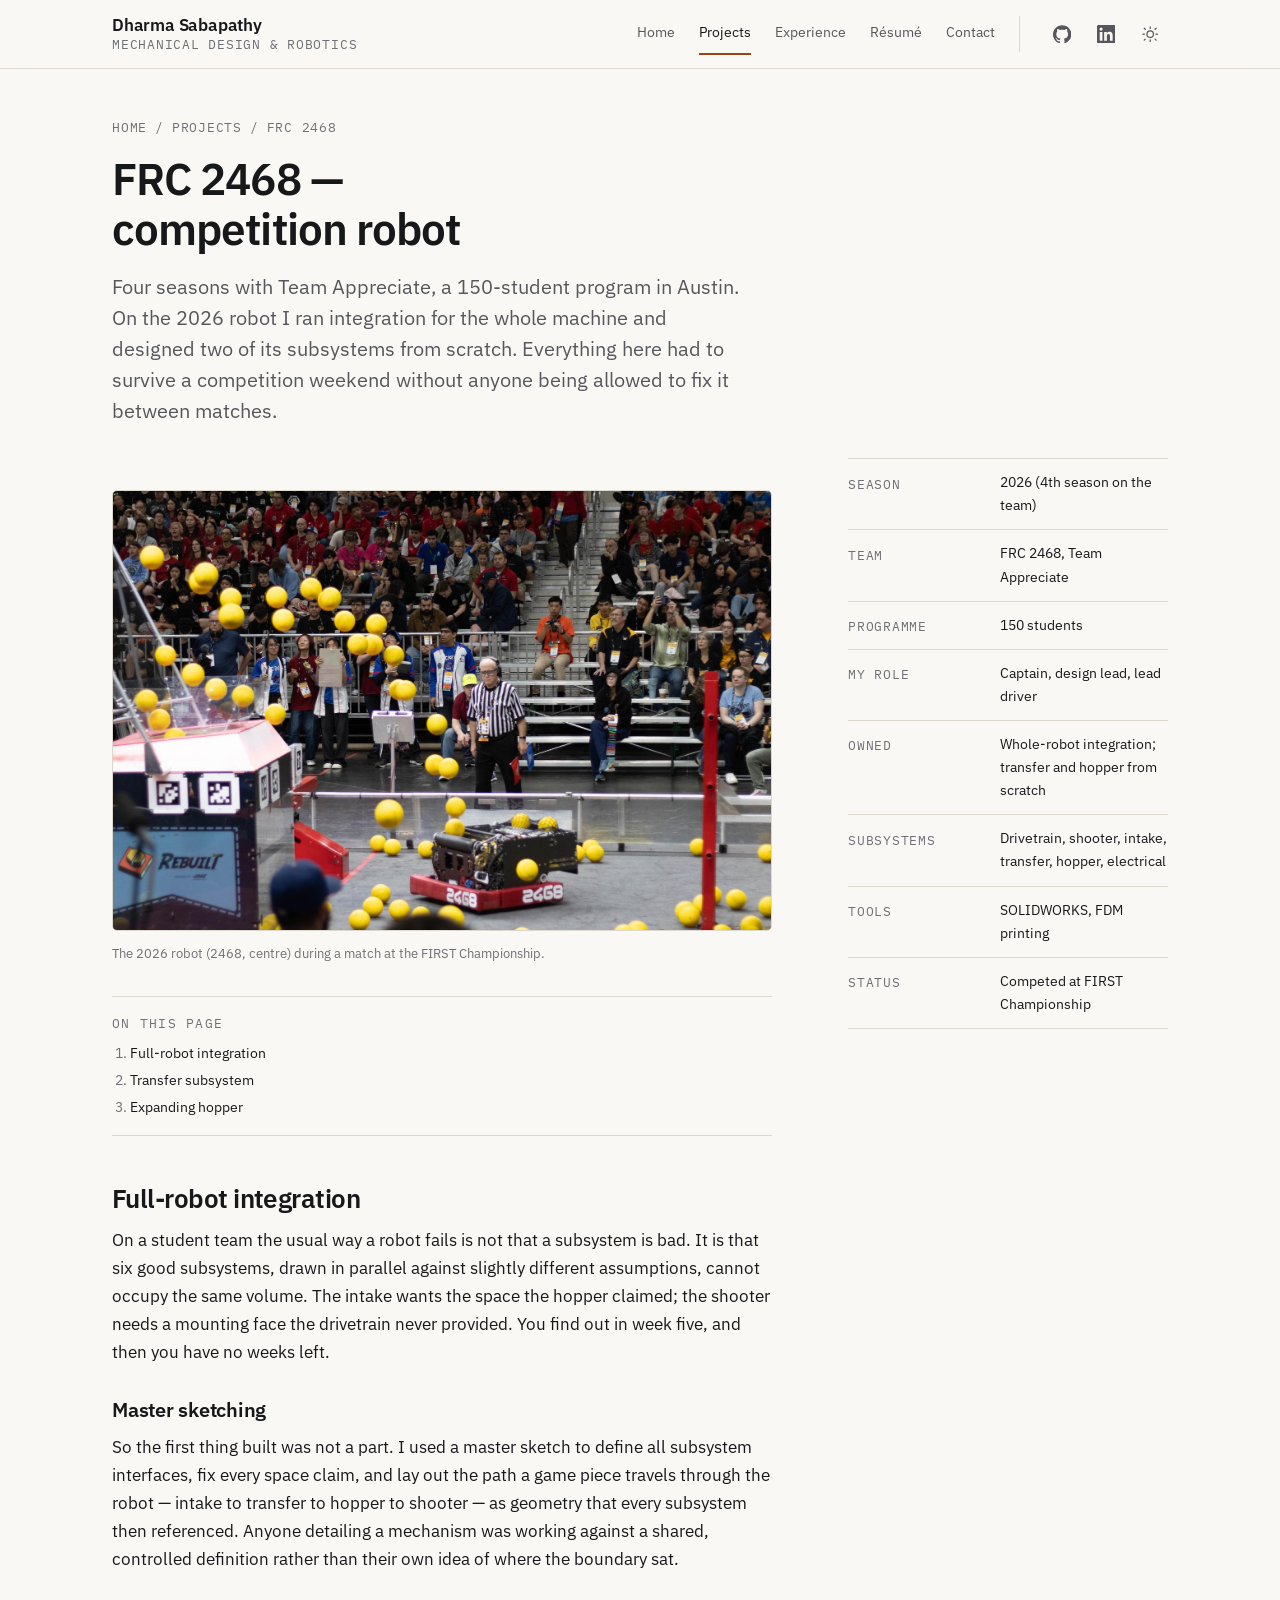
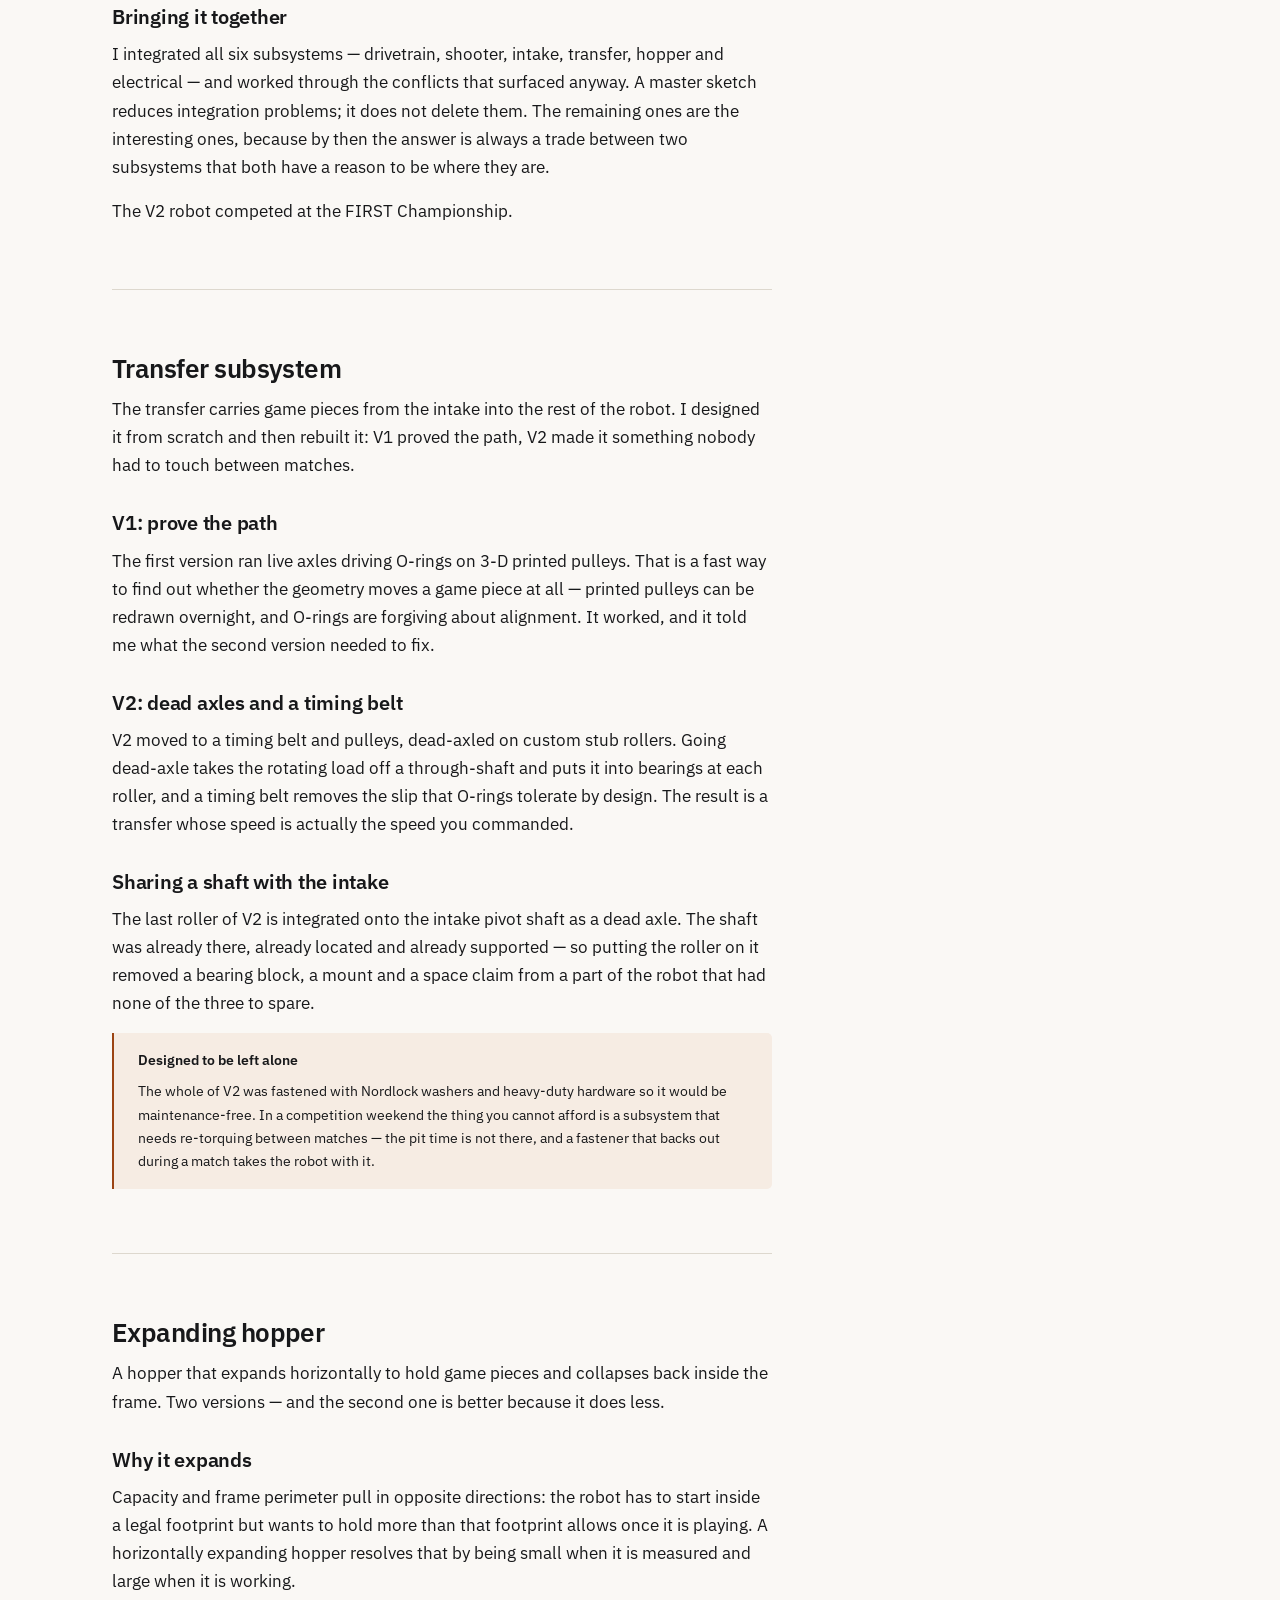
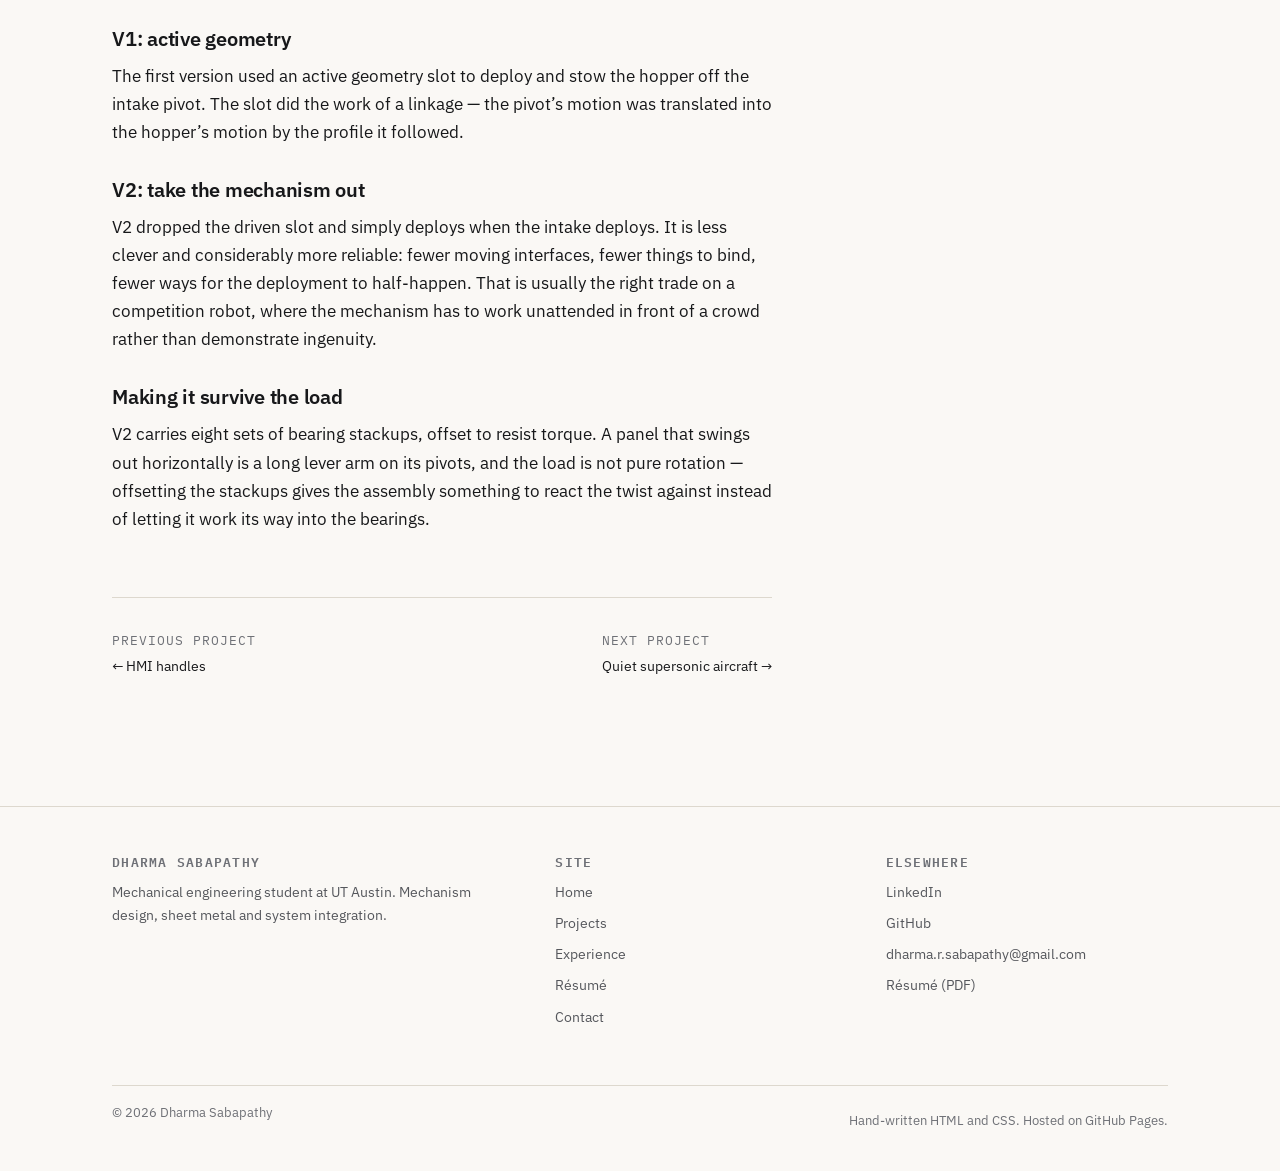
<file: projects/frc-2468.html>
<!doctype html>
<html lang="en" data-theme="light">
<head>
<meta charset="utf-8">
<meta name="viewport" content="width=device-width, initial-scale=1">

<title>FRC 2468 competition robot — Dharma Sabapathy</title>
<meta name="description" content="Whole-robot integration plus the transfer and expanding hopper subsystems for FRC 2468's 2026 competition robot: master sketching, dead-axle drives and bearing stackups.">
<link rel="canonical" href="https://dharmasabapathy.github.io/projects/frc-2468.html">

<meta property="og:type" content="article">
<meta property="og:title" content="FRC 2468 competition robot — Dharma Sabapathy">
<meta property="og:description" content="Whole-robot integration plus the transfer and expanding hopper subsystems for FRC 2468's 2026 competition robot: master sketching, dead-axle drives and bearing stackups.">
<meta property="og:url" content="https://dharmasabapathy.github.io/projects/frc-2468.html">

<link rel="icon" href="../assets/img/favicon.svg" type="image/svg+xml">
<link rel="preconnect" href="https://fonts.googleapis.com">
<link rel="preconnect" href="https://fonts.gstatic.com" crossorigin>
<link rel="stylesheet" href="https://fonts.googleapis.com/css2?family=IBM+Plex+Mono:wght@400;500&family=IBM+Plex+Sans:wght@400;500;600&display=swap">
<link rel="stylesheet" href="../assets/css/site.css">

<!-- THEME BOOTSTRAP -->
<script>
(function(){try{var t=localStorage.getItem("theme");document.documentElement.setAttribute("data-theme",t==="dark"?"dark":"light");}catch(e){}})();
</script>
</head>

<body>
<a class="skip-link" href="#main">Skip to content</a>

<header class="site-header">
  <div class="container header-inner">
    <a class="wordmark" href="../">
      <span class="wordmark__name">Dharma Sabapathy</span>
      <span class="wordmark__role">Mechanical Design &amp; Robotics</span>
    </a>

    <nav class="primary-nav" id="primary-nav" aria-label="Primary">
      <ul>
        <li><a href="../">Home</a></li>
        <li><a href="./" aria-current="page">Projects</a></li>
        <li><a href="../experience/">Experience</a></li>
        <li><a href="../resume/">Résumé</a></li>
        <li><a href="../contact/">Contact</a></li>
      </ul>
    </nav>

    <div class="header-actions">
      <a class="icon-btn icon-btn--social" href="https://github.com/DharmaSabapathy" aria-label="GitHub profile" rel="me noopener" target="_blank">
        <svg viewBox="0 0 24 24" fill="currentColor" aria-hidden="true"><path d="M12 .297c-6.63 0-12 5.373-12 12 0 5.303 3.438 9.8 8.205 11.385.6.113.82-.258.82-.577 0-.285-.01-1.04-.015-2.04-3.338.724-4.042-1.61-4.042-1.61C4.422 18.07 3.633 17.7 3.633 17.7c-1.087-.744.084-.729.084-.729 1.205.084 1.838 1.236 1.838 1.236 1.07 1.835 2.809 1.305 3.495.998.108-.776.417-1.305.76-1.605-2.665-.3-5.466-1.332-5.466-5.93 0-1.31.465-2.38 1.235-3.22-.135-.303-.54-1.523.105-3.176 0 0 1.005-.322 3.3 1.23.96-.267 1.98-.399 3-.405 1.02.006 2.04.138 3 .405 2.28-1.552 3.285-1.23 3.285-1.23.645 1.653.24 2.873.12 3.176.765.84 1.23 1.91 1.23 3.22 0 4.61-2.805 5.625-5.475 5.92.42.36.81 1.096.81 2.22 0 1.606-.015 2.896-.015 3.286 0 .315.21.69.825.57C20.565 22.092 24 17.592 24 12.297c0-6.627-5.373-12-12-12"/></svg>
      </a>
      <a class="icon-btn icon-btn--social" href="https://www.linkedin.com/in/dharma-sabapathy/" aria-label="LinkedIn profile" rel="me noopener" target="_blank">
        <svg viewBox="0 0 24 24" fill="currentColor" aria-hidden="true"><path d="M20.447 20.452h-3.554v-5.569c0-1.328-.027-3.037-1.852-3.037-1.853 0-2.136 1.445-2.136 2.939v5.667H9.351V9h3.414v1.561h.046c.477-.9 1.637-1.85 3.37-1.85 3.601 0 4.267 2.37 4.267 5.455v6.286zM5.337 7.433a2.062 2.062 0 1 1 0-4.125 2.062 2.062 0 0 1 0 4.125zm1.782 13.019H3.555V9h3.564v11.452zM22.225 0H1.771C.792 0 0 .774 0 1.729v20.542C0 23.227.792 24 1.771 24h20.451C23.2 24 24 23.227 24 22.271V1.729C24 .774 23.2 0 22.225 0z"/></svg>
      </a>
      <button class="icon-btn theme-toggle" type="button" aria-label="Switch to dark theme">
        <svg class="icon-sun" viewBox="0 0 24 24" fill="none" stroke="currentColor" stroke-width="1.6" stroke-linecap="round" aria-hidden="true"><circle cx="12" cy="12" r="4.2"/><path d="M12 2.5v2M12 19.5v2M4.2 4.2l1.4 1.4M18.4 18.4l1.4 1.4M2.5 12h2M19.5 12h2M4.2 19.8l1.4-1.4M18.4 5.6l1.4-1.4"/></svg>
        <svg class="icon-moon" viewBox="0 0 24 24" fill="none" stroke="currentColor" stroke-width="1.6" stroke-linecap="round" stroke-linejoin="round" aria-hidden="true"><path d="M20.5 13.4A8.6 8.6 0 0 1 10.6 3.5a8.6 8.6 0 1 0 9.9 9.9z"/></svg>
      </button>
      <button class="nav-toggle" type="button" aria-expanded="false" aria-controls="primary-nav">
        <span class="visually-hidden">Menu</span>
        <svg class="icon-menu" viewBox="0 0 24 24" fill="none" stroke="currentColor" stroke-width="1.7" stroke-linecap="round" aria-hidden="true"><path d="M4 7h16M4 12h16M4 17h16"/></svg>
        <svg class="icon-close" viewBox="0 0 24 24" fill="none" stroke="currentColor" stroke-width="1.7" stroke-linecap="round" aria-hidden="true"><path d="M6 6l12 12M18 6L6 18"/></svg>
      </button>
    </div>
  </div>
</header>

<main id="main">

  <div class="project-header">
    <div class="container">
      <p class="breadcrumb">
        <a href="../">Home</a><span>/</span><a href="./">Projects</a><span>/</span>FRC 2468
      </p>

      <h1>FRC 2468 — competition robot</h1>

      <p class="lede">
        Four seasons with Team Appreciate, a 150-student program in Austin. On the
        2026 robot I ran integration for the whole machine and designed two of its
        subsystems from scratch. Everything here had to survive a competition
        weekend without anyone being allowed to fix it between matches.
      </p>
    </div>
  </div>

  <div class="project-body">
    <div class="container">
      <div class="split">

        <article class="prose">

          <figure>
            <img src="../assets/img/frc-2468/robot-field.jpg"
                 alt="Team 2468's robot on the field during a match at the FIRST Championship, with game pieces in the air and scattered across the floor"
                 width="1600" height="1067">
            <figcaption>
              The 2026 robot (2468, centre) during a match at the FIRST
              Championship.
            </figcaption>
          </figure>

          <nav class="contents" aria-label="On this page">
            <p class="label-heading">On this page</p>
            <ol>
              <li><a href="#integration">Full-robot integration</a></li>
              <li><a href="#transfer">Transfer subsystem</a></li>
              <li><a href="#hopper">Expanding hopper</a></li>
            </ol>
          </nav>

          <h2 id="integration">Full-robot integration</h2>

          <p>
            On a student team the usual way a robot fails is not that a subsystem is
            bad. It is that six good subsystems, drawn in parallel against slightly
            different assumptions, cannot occupy the same volume. The intake wants
            the space the hopper claimed; the shooter needs a mounting face the
            drivetrain never provided. You find out in week five, and then you have
            no weeks left.
          </p>

          <h3>Master sketching</h3>
          <p>
            So the first thing built was not a part. I used a master sketch to define
            all subsystem interfaces, fix every space claim, and lay out the path a
            game piece travels through the robot — intake to transfer to hopper to
            shooter — as geometry that every subsystem then referenced. Anyone
            detailing a mechanism was working against a shared, controlled definition
            rather than their own idea of where the boundary sat.
          </p>

          <!-- IMAGE: master sketch interface. -->

          <h3>Bringing it together</h3>
          <p>
            I integrated all six subsystems — drivetrain, shooter, intake, transfer,
            hopper and electrical — and worked through the conflicts that surfaced
            anyway. A master sketch reduces integration problems; it does not delete
            them. The remaining ones are the interesting ones, because by then the
            answer is always a trade between two subsystems that both have a reason
            to be where they are.
          </p>
          <p>
            The V2 robot competed at the FIRST Championship.
          </p>

          <hr>

          <h2 id="transfer">Transfer subsystem</h2>

          <p>
            The transfer carries game pieces from the intake into the rest of the
            robot. I designed it from scratch and then rebuilt it: V1 proved the
            path, V2 made it something nobody had to touch between matches.
          </p>

          <!-- IMAGE: transfer V2 CAD and hardware. -->

          <h3>V1: prove the path</h3>
          <p>
            The first version ran live axles driving O-rings on 3-D printed pulleys.
            That is a fast way to find out whether the geometry moves a game piece at
            all — printed pulleys can be redrawn overnight, and O-rings are forgiving
            about alignment. It worked, and it told me what the second version needed
            to fix.
          </p>

          <h3>V2: dead axles and a timing belt</h3>
          <p>
            V2 moved to a timing belt and pulleys, dead-axled on custom stub rollers.
            Going dead-axle takes the rotating load off a through-shaft and puts it
            into bearings at each roller, and a timing belt removes the slip that
            O-rings tolerate by design. The result is a transfer whose speed is
            actually the speed you commanded.
          </p>

          <h3>Sharing a shaft with the intake</h3>
          <p>
            The last roller of V2 is integrated onto the intake pivot shaft as a dead
            axle. The shaft was already there, already located and already supported —
            so putting the roller on it removed a bearing block, a mount and a space
            claim from a part of the robot that had none of the three to spare.
          </p>

          <div class="callout">
            <p class="callout__title">Designed to be left alone</p>
            <p>
              The whole of V2 was fastened with Nordlock washers and heavy-duty
              hardware so it would be maintenance-free. In a competition weekend the
              thing you cannot afford is a subsystem that needs re-torquing between
              matches — the pit time is not there, and a fastener that backs out
              during a match takes the robot with it.
            </p>
          </div>

          <hr>

          <h2 id="hopper">Expanding hopper</h2>

          <p>
            A hopper that expands horizontally to hold game pieces and collapses back
            inside the frame. Two versions — and the second one is better because it
            does less.
          </p>

          <!-- IMAGE: hopper V2 CAD and deployed hardware. -->

          <h3>Why it expands</h3>
          <p>
            Capacity and frame perimeter pull in opposite directions: the robot has
            to start inside a legal footprint but wants to hold more than that
            footprint allows once it is playing. A horizontally expanding hopper
            resolves that by being small when it is measured and large when it is
            working.
          </p>

          <h3>V1: active geometry</h3>
          <p>
            The first version used an active geometry slot to deploy and stow the
            hopper off the intake pivot. The slot did the work of a linkage — the
            pivot&rsquo;s motion was translated into the hopper&rsquo;s motion by the profile
            it followed.
          </p>

          <h3>V2: take the mechanism out</h3>
          <p>
            V2 dropped the driven slot and simply deploys when the intake deploys.
            It is less clever and considerably more reliable: fewer moving
            interfaces, fewer things to bind, fewer ways for the deployment to
            half-happen. That is usually the right trade on a competition robot,
            where the mechanism has to work unattended in front of a crowd rather
            than demonstrate ingenuity.
          </p>

          <h3>Making it survive the load</h3>
          <p>
            V2 carries eight sets of bearing stackups, offset to resist torque. A
            panel that swings out horizontally is a long lever arm on its pivots, and
            the load is not pure rotation — offsetting the stackups gives the
            assembly something to react the twist against instead of letting it work
            its way into the bearings.
          </p>

          <nav class="pager" aria-label="Project navigation">
            <a href="apptronik-hmi.html">
              <span class="pager__label">Previous project</span>
              &larr; HMI handles
            </a>
            <a href="quiet-supersonic-aircraft.html">
              <span class="pager__label">Next project</span>
              Quiet supersonic aircraft &rarr;
            </a>
          </nav>
        </article>

        <aside class="project-aside" aria-label="Project details">
          <dl class="spec">
            <div class="spec__row"><dt>Season</dt><dd>2026 (4th season on the team)</dd></div>
            <div class="spec__row"><dt>Team</dt><dd>FRC 2468, Team Appreciate</dd></div>
            <div class="spec__row"><dt>Programme</dt><dd>150 students</dd></div>
            <div class="spec__row"><dt>My role</dt><dd>Captain, design lead, lead driver</dd></div>
            <div class="spec__row"><dt>Owned</dt><dd>Whole-robot integration; transfer and hopper from scratch</dd></div>
            <div class="spec__row"><dt>Subsystems</dt><dd>Drivetrain, shooter, intake, transfer, hopper, electrical</dd></div>
            <div class="spec__row"><dt>Tools</dt><dd>SOLIDWORKS, FDM printing</dd></div>
            <div class="spec__row"><dt>Status</dt><dd>Competed at FIRST Championship</dd></div>
          </dl>
        </aside>

      </div>
    </div>
  </div>
</main>

<footer class="site-footer">
  <div class="container">
    <div class="footer-grid">
      <div>
        <h2 class="label-heading">Dharma Sabapathy</h2>
        <p>Mechanical engineering student at UT Austin. Mechanism design, sheet
           metal and system integration.</p>
      </div>
      <div>
        <h2 class="label-heading">Site</h2>
        <ul class="footer-list">
          <li><a href="../">Home</a></li>
          <li><a href="./">Projects</a></li>
          <li><a href="../experience/">Experience</a></li>
          <li><a href="../resume/">Résumé</a></li>
          <li><a href="../contact/">Contact</a></li>
        </ul>
      </div>
      <div>
        <h2 class="label-heading">Elsewhere</h2>
        <ul class="footer-list">
          <li><a href="https://www.linkedin.com/in/dharma-sabapathy/" rel="me noopener" target="_blank">LinkedIn</a></li>
          <li><a href="https://github.com/DharmaSabapathy" rel="me noopener" target="_blank">GitHub</a></li>
          <li><a href="mailto:dharma.r.sabapathy@gmail.com">dharma.r.sabapathy@gmail.com</a></li>
          <li><a href="../assets/resume/resume.pdf">Résumé (PDF)</a></li>
        </ul>
      </div>
    </div>
    <div class="footer-bottom">
      <p>&copy; <span data-current-year>2026</span> Dharma Sabapathy</p>
      <p>Hand-written HTML and CSS. Hosted on GitHub Pages.</p>
    </div>
  </div>
</footer>

<script src="../assets/js/site.js" defer></script>
</body>
</html>
</file>
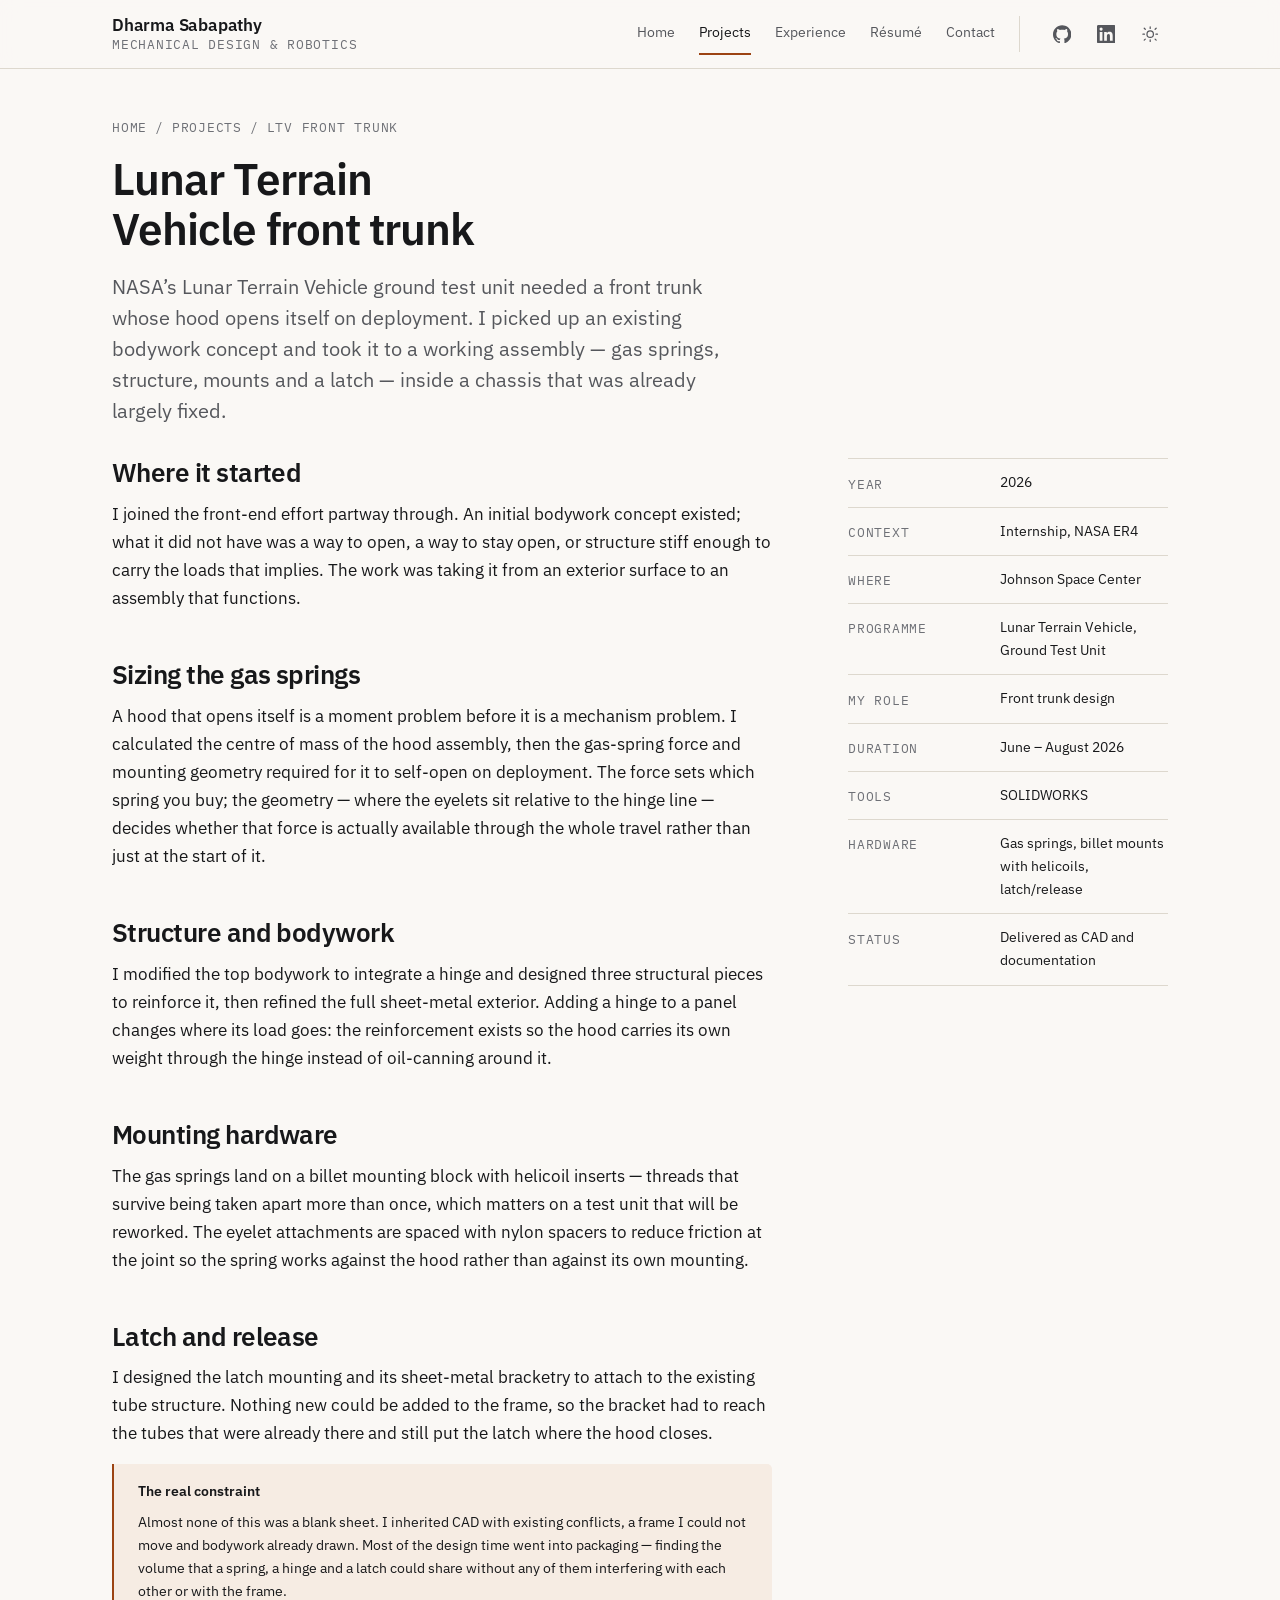
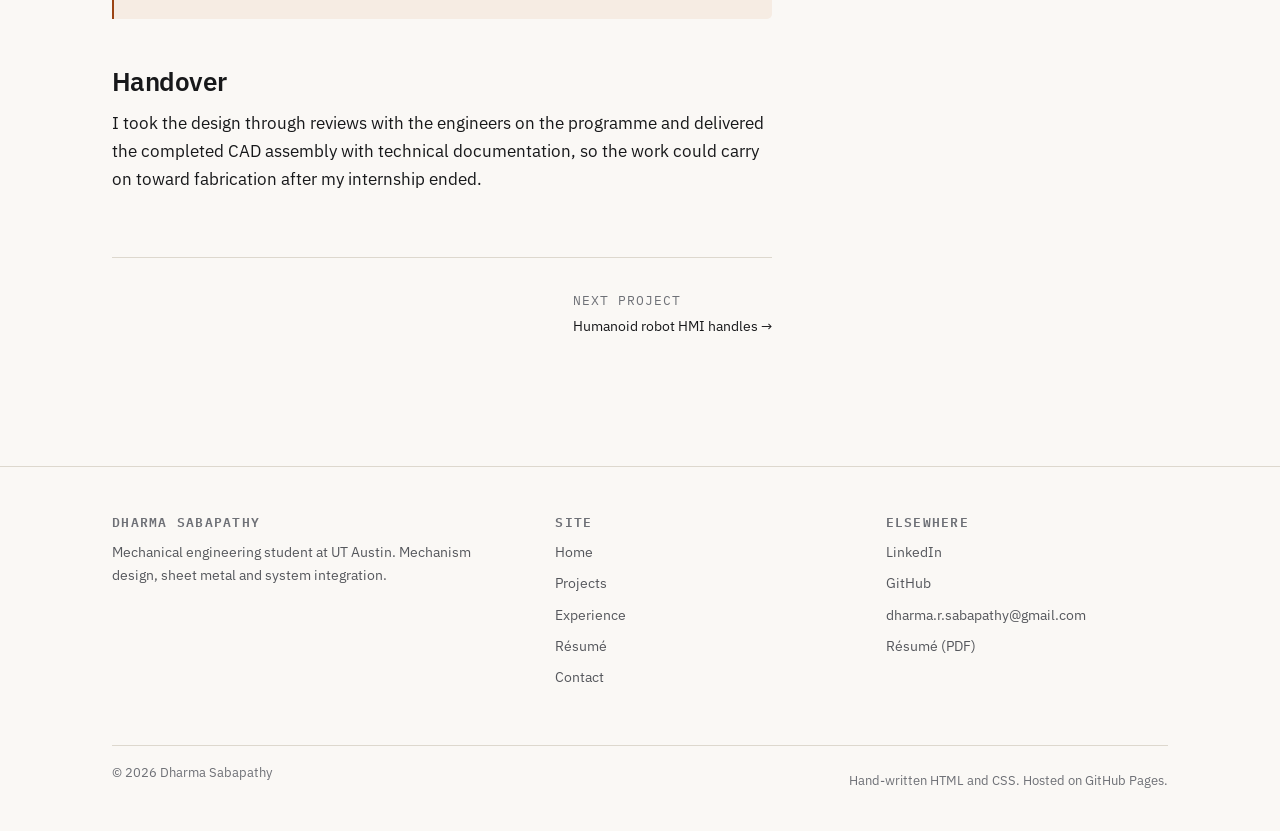
<file: projects/nasa-ltv-frunk.html>
<!doctype html>
<html lang="en" data-theme="light">
<head>
<meta charset="utf-8">
<meta name="viewport" content="width=device-width, initial-scale=1">

<title>Lunar Terrain Vehicle front trunk — Dharma Sabapathy</title>
<meta name="description" content="A self-opening front trunk for NASA's Lunar Terrain Vehicle ground test unit: gas-spring sizing, sheet-metal structure, billet mounts and a latch/release mechanism, designed into an inherited chassis.">
<link rel="canonical" href="https://dharmasabapathy.github.io/projects/nasa-ltv-frunk.html">

<meta property="og:type" content="article">
<meta property="og:title" content="Lunar Terrain Vehicle front trunk — Dharma Sabapathy">
<meta property="og:description" content="A self-opening front trunk for NASA's Lunar Terrain Vehicle ground test unit: gas-spring sizing, sheet-metal structure, billet mounts and a latch/release mechanism, designed into an inherited chassis.">
<meta property="og:url" content="https://dharmasabapathy.github.io/projects/nasa-ltv-frunk.html">

<link rel="icon" href="../assets/img/favicon.svg" type="image/svg+xml">
<link rel="preconnect" href="https://fonts.googleapis.com">
<link rel="preconnect" href="https://fonts.gstatic.com" crossorigin>
<link rel="stylesheet" href="https://fonts.googleapis.com/css2?family=IBM+Plex+Mono:wght@400;500&family=IBM+Plex+Sans:wght@400;500;600&display=swap">
<link rel="stylesheet" href="../assets/css/site.css">

<!-- THEME BOOTSTRAP -->
<script>
(function(){try{var t=localStorage.getItem("theme");document.documentElement.setAttribute("data-theme",t==="dark"?"dark":"light");}catch(e){}})();
</script>
</head>

<body>
<a class="skip-link" href="#main">Skip to content</a>

<header class="site-header">
  <div class="container header-inner">
    <a class="wordmark" href="../">
      <span class="wordmark__name">Dharma Sabapathy</span>
      <span class="wordmark__role">Mechanical Design &amp; Robotics</span>
    </a>

    <nav class="primary-nav" id="primary-nav" aria-label="Primary">
      <ul>
        <li><a href="../">Home</a></li>
        <li><a href="./" aria-current="page">Projects</a></li>
        <li><a href="../experience/">Experience</a></li>
        <li><a href="../resume/">Résumé</a></li>
        <li><a href="../contact/">Contact</a></li>
      </ul>
    </nav>

    <div class="header-actions">
      <a class="icon-btn icon-btn--social" href="https://github.com/DharmaSabapathy" aria-label="GitHub profile" rel="me noopener" target="_blank">
        <svg viewBox="0 0 24 24" fill="currentColor" aria-hidden="true"><path d="M12 .297c-6.63 0-12 5.373-12 12 0 5.303 3.438 9.8 8.205 11.385.6.113.82-.258.82-.577 0-.285-.01-1.04-.015-2.04-3.338.724-4.042-1.61-4.042-1.61C4.422 18.07 3.633 17.7 3.633 17.7c-1.087-.744.084-.729.084-.729 1.205.084 1.838 1.236 1.838 1.236 1.07 1.835 2.809 1.305 3.495.998.108-.776.417-1.305.76-1.605-2.665-.3-5.466-1.332-5.466-5.93 0-1.31.465-2.38 1.235-3.22-.135-.303-.54-1.523.105-3.176 0 0 1.005-.322 3.3 1.23.96-.267 1.98-.399 3-.405 1.02.006 2.04.138 3 .405 2.28-1.552 3.285-1.23 3.285-1.23.645 1.653.24 2.873.12 3.176.765.84 1.23 1.91 1.23 3.22 0 4.61-2.805 5.625-5.475 5.92.42.36.81 1.096.81 2.22 0 1.606-.015 2.896-.015 3.286 0 .315.21.69.825.57C20.565 22.092 24 17.592 24 12.297c0-6.627-5.373-12-12-12"/></svg>
      </a>
      <a class="icon-btn icon-btn--social" href="https://www.linkedin.com/in/dharma-sabapathy/" aria-label="LinkedIn profile" rel="me noopener" target="_blank">
        <svg viewBox="0 0 24 24" fill="currentColor" aria-hidden="true"><path d="M20.447 20.452h-3.554v-5.569c0-1.328-.027-3.037-1.852-3.037-1.853 0-2.136 1.445-2.136 2.939v5.667H9.351V9h3.414v1.561h.046c.477-.9 1.637-1.85 3.37-1.85 3.601 0 4.267 2.37 4.267 5.455v6.286zM5.337 7.433a2.062 2.062 0 1 1 0-4.125 2.062 2.062 0 0 1 0 4.125zm1.782 13.019H3.555V9h3.564v11.452zM22.225 0H1.771C.792 0 0 .774 0 1.729v20.542C0 23.227.792 24 1.771 24h20.451C23.2 24 24 23.227 24 22.271V1.729C24 .774 23.2 0 22.225 0z"/></svg>
      </a>
      <button class="icon-btn theme-toggle" type="button" aria-label="Switch to dark theme">
        <svg class="icon-sun" viewBox="0 0 24 24" fill="none" stroke="currentColor" stroke-width="1.6" stroke-linecap="round" aria-hidden="true"><circle cx="12" cy="12" r="4.2"/><path d="M12 2.5v2M12 19.5v2M4.2 4.2l1.4 1.4M18.4 18.4l1.4 1.4M2.5 12h2M19.5 12h2M4.2 19.8l1.4-1.4M18.4 5.6l1.4-1.4"/></svg>
        <svg class="icon-moon" viewBox="0 0 24 24" fill="none" stroke="currentColor" stroke-width="1.6" stroke-linecap="round" stroke-linejoin="round" aria-hidden="true"><path d="M20.5 13.4A8.6 8.6 0 0 1 10.6 3.5a8.6 8.6 0 1 0 9.9 9.9z"/></svg>
      </button>
      <button class="nav-toggle" type="button" aria-expanded="false" aria-controls="primary-nav">
        <span class="visually-hidden">Menu</span>
        <svg class="icon-menu" viewBox="0 0 24 24" fill="none" stroke="currentColor" stroke-width="1.7" stroke-linecap="round" aria-hidden="true"><path d="M4 7h16M4 12h16M4 17h16"/></svg>
        <svg class="icon-close" viewBox="0 0 24 24" fill="none" stroke="currentColor" stroke-width="1.7" stroke-linecap="round" aria-hidden="true"><path d="M6 6l12 12M18 6L6 18"/></svg>
      </button>
    </div>
  </div>
</header>

<main id="main">
  <div class="project-header">
    <div class="container">
      <p class="breadcrumb">
        <a href="../">Home</a><span>/</span><a href="./">Projects</a><span>/</span>LTV front trunk
      </p>

      <h1>Lunar Terrain Vehicle front trunk</h1>

      <p class="lede">
        NASA&rsquo;s Lunar Terrain Vehicle ground test unit needed a front trunk whose
        hood opens itself on deployment. I picked up an existing bodywork concept
        and took it to a working assembly — gas springs, structure, mounts and a
        latch — inside a chassis that was already largely fixed.
      </p>
    </div>
  </div>

  <div class="project-body">
    <div class="container">
      <div class="split">

        <article class="prose">

          <!-- IMAGE: drop the full front-end CAD assembly render here.
               <figure>
                 <img src="../assets/img/nasa-ltv-frunk/assembly.jpg" alt="Front trunk CAD assembly with the hood open" width="1600" height="1000">
                 <figcaption>Full integrated front-end CAD assembly.</figcaption>
               </figure> -->

          <h2>Where it started</h2>
          <p>
            I joined the front-end effort partway through. An initial bodywork
            concept existed; what it did not have was a way to open, a way to stay
            open, or structure stiff enough to carry the loads that implies. The
            work was taking it from an exterior surface to an assembly that
            functions.
          </p>

          <h2>Sizing the gas springs</h2>
          <p>
            A hood that opens itself is a moment problem before it is a mechanism
            problem. I calculated the centre of mass of the hood assembly, then the
            gas-spring force and mounting geometry required for it to self-open on
            deployment. The force sets which spring you buy; the geometry — where
            the eyelets sit relative to the hinge line — decides whether that force
            is actually available through the whole travel rather than just at the
            start of it.
          </p>

          <!-- IMAGE: gas spring assembly.
               <figure>
                 <img src="../assets/img/nasa-ltv-frunk/gas-spring.jpg" alt="Gas spring assembly with billet mounting block" width="1200" height="900">
                 <figcaption>Gas-spring assembly: billet mounting block with helicoil inserts, eyelet spaced with nylon washers.</figcaption>
               </figure> -->

          <h2>Structure and bodywork</h2>
          <p>
            I modified the top bodywork to integrate a hinge and designed three
            structural pieces to reinforce it, then refined the full sheet-metal
            exterior. Adding a hinge to a panel changes where its load goes: the
            reinforcement exists so the hood carries its own weight through the
            hinge instead of oil-canning around it.
          </p>

          <h2>Mounting hardware</h2>
          <p>
            The gas springs land on a billet mounting block with helicoil inserts —
            threads that survive being taken apart more than once, which matters on
            a test unit that will be reworked. The eyelet attachments are spaced
            with nylon spacers to reduce friction at the joint so the spring works
            against the hood rather than against its own mounting.
          </p>

          <h2>Latch and release</h2>
          <p>
            I designed the latch mounting and its sheet-metal bracketry to attach to
            the existing tube structure. Nothing new could be added to the frame, so
            the bracket had to reach the tubes that were already there and still put
            the latch where the hood closes.
          </p>

          <div class="callout">
            <p class="callout__title">The real constraint</p>
            <p>
              Almost none of this was a blank sheet. I inherited CAD with existing
              conflicts, a frame I could not move and bodywork already drawn.
              Most of the design time went into packaging — finding the volume that
              a spring, a hinge and a latch could share without any of them
              interfering with each other or with the frame.
            </p>
          </div>

          <h2>Handover</h2>
          <p>
            I took the design through reviews with the engineers on the programme
            and delivered the completed CAD assembly with technical documentation,
            so the work could carry on toward fabrication after my internship ended.
          </p>

          <!-- TODO(you): if any of these are releasable, they would strengthen the
               page a lot — hood mass, calculated spring force, opening angle,
               number of parts in the assembly. Only add what you are cleared to
               publish. -->

          <nav class="pager" aria-label="Project navigation">
            <span></span>
            <a href="apptronik-hmi.html">
              <span class="pager__label">Next project</span>
              Humanoid robot HMI handles &rarr;
            </a>
          </nav>
        </article>

        <aside class="project-aside" aria-label="Project details">
          <dl class="spec">
            <div class="spec__row"><dt>Year</dt><dd>2026</dd></div>
            <div class="spec__row"><dt>Context</dt><dd>Internship, NASA ER4</dd></div>
            <div class="spec__row"><dt>Where</dt><dd>Johnson Space Center</dd></div>
            <div class="spec__row"><dt>Programme</dt><dd>Lunar Terrain Vehicle, Ground Test Unit</dd></div>
            <div class="spec__row"><dt>My role</dt><dd>Front trunk design</dd></div>
            <div class="spec__row"><dt>Duration</dt><dd>June &ndash; August 2026</dd></div>
            <div class="spec__row"><dt>Tools</dt><dd>SOLIDWORKS</dd></div>
            <div class="spec__row"><dt>Hardware</dt><dd>Gas springs, billet mounts with helicoils, latch/release</dd></div>
            <div class="spec__row"><dt>Status</dt><dd>Delivered as CAD and documentation</dd></div>
          </dl>
        </aside>

      </div>
    </div>
  </div>
</main>

<footer class="site-footer">
  <div class="container">
    <div class="footer-grid">
      <div>
        <h2 class="label-heading">Dharma Sabapathy</h2>
        <p>Mechanical engineering student at UT Austin. Mechanism design, sheet
           metal and system integration.</p>
      </div>
      <div>
        <h2 class="label-heading">Site</h2>
        <ul class="footer-list">
          <li><a href="../">Home</a></li>
          <li><a href="./">Projects</a></li>
          <li><a href="../experience/">Experience</a></li>
          <li><a href="../resume/">Résumé</a></li>
          <li><a href="../contact/">Contact</a></li>
        </ul>
      </div>
      <div>
        <h2 class="label-heading">Elsewhere</h2>
        <ul class="footer-list">
          <li><a href="https://www.linkedin.com/in/dharma-sabapathy/" rel="me noopener" target="_blank">LinkedIn</a></li>
          <li><a href="https://github.com/DharmaSabapathy" rel="me noopener" target="_blank">GitHub</a></li>
          <li><a href="mailto:dharma.r.sabapathy@gmail.com">dharma.r.sabapathy@gmail.com</a></li>
          <li><a href="../assets/resume/resume.pdf">Résumé (PDF)</a></li>
        </ul>
      </div>
    </div>
    <div class="footer-bottom">
      <p>&copy; <span data-current-year>2026</span> Dharma Sabapathy</p>
      <p>Hand-written HTML and CSS. Hosted on GitHub Pages.</p>
    </div>
  </div>
</footer>

<script src="../assets/js/site.js" defer></script>
</body>
</html>
</file>
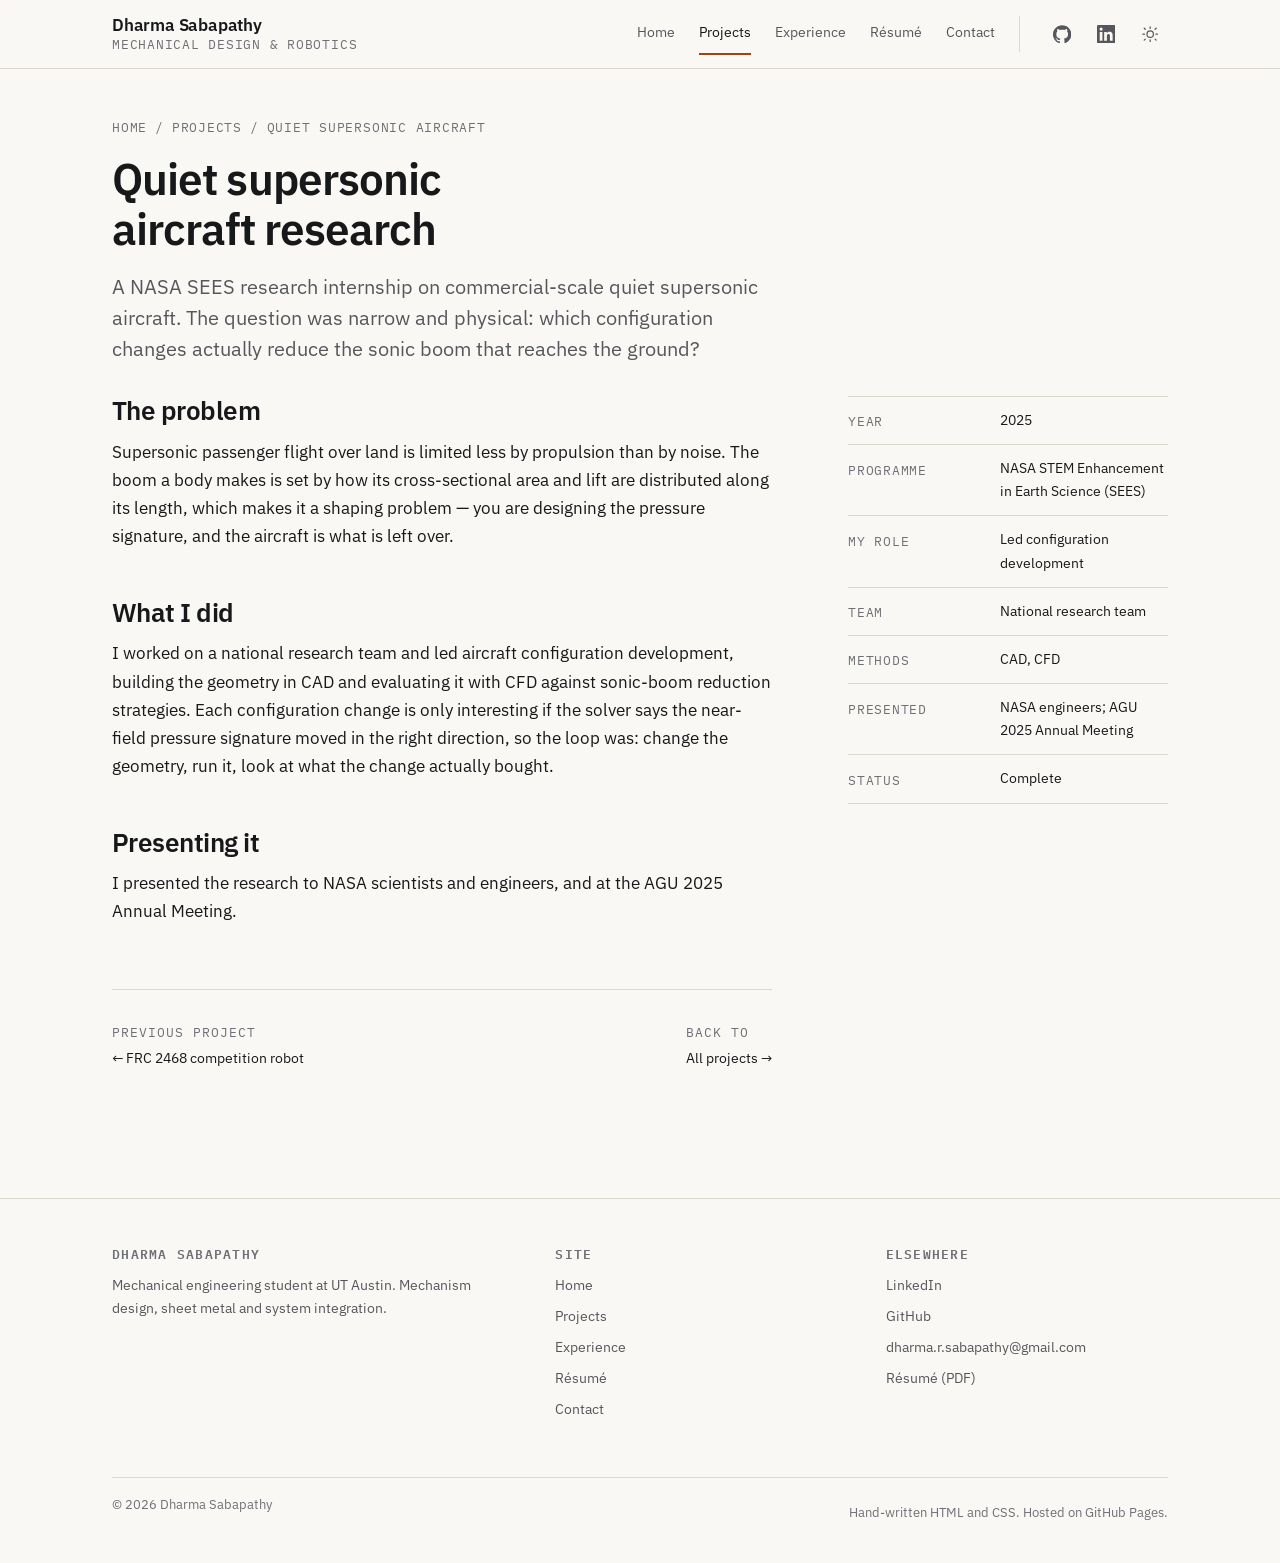
<file: projects/quiet-supersonic-aircraft.html>
<!doctype html>
<html lang="en" data-theme="light">
<head>
<meta charset="utf-8">
<meta name="viewport" content="width=device-width, initial-scale=1">

<title>Quiet supersonic aircraft research — Dharma Sabapathy</title>
<meta name="description" content="NASA SEES research on commercial-scale quiet supersonic aircraft and sonic-boom reduction, using CAD and CFD. Presented to NASA engineers and at the AGU 2025 Annual Meeting.">
<link rel="canonical" href="https://dharmasabapathy.github.io/projects/quiet-supersonic-aircraft.html">

<meta property="og:type" content="article">
<meta property="og:title" content="Quiet supersonic aircraft research — Dharma Sabapathy">
<meta property="og:description" content="NASA SEES research on commercial-scale quiet supersonic aircraft and sonic-boom reduction, using CAD and CFD. Presented to NASA engineers and at the AGU 2025 Annual Meeting.">
<meta property="og:url" content="https://dharmasabapathy.github.io/projects/quiet-supersonic-aircraft.html">

<link rel="icon" href="../assets/img/favicon.svg" type="image/svg+xml">
<link rel="preconnect" href="https://fonts.googleapis.com">
<link rel="preconnect" href="https://fonts.gstatic.com" crossorigin>
<link rel="stylesheet" href="https://fonts.googleapis.com/css2?family=IBM+Plex+Mono:wght@400;500&family=IBM+Plex+Sans:wght@400;500;600&display=swap">
<link rel="stylesheet" href="../assets/css/site.css">

<!-- THEME BOOTSTRAP -->
<script>
(function(){try{var t=localStorage.getItem("theme");document.documentElement.setAttribute("data-theme",t==="dark"?"dark":"light");}catch(e){}})();
</script>
</head>

<body>
<a class="skip-link" href="#main">Skip to content</a>

<header class="site-header">
  <div class="container header-inner">
    <a class="wordmark" href="../">
      <span class="wordmark__name">Dharma Sabapathy</span>
      <span class="wordmark__role">Mechanical Design &amp; Robotics</span>
    </a>

    <nav class="primary-nav" id="primary-nav" aria-label="Primary">
      <ul>
        <li><a href="../">Home</a></li>
        <li><a href="./" aria-current="page">Projects</a></li>
        <li><a href="../experience/">Experience</a></li>
        <li><a href="../resume/">Résumé</a></li>
        <li><a href="../contact/">Contact</a></li>
      </ul>
    </nav>

    <div class="header-actions">
      <a class="icon-btn icon-btn--social" href="https://github.com/DharmaSabapathy" aria-label="GitHub profile" rel="me noopener" target="_blank">
        <svg viewBox="0 0 24 24" fill="currentColor" aria-hidden="true"><path d="M12 .297c-6.63 0-12 5.373-12 12 0 5.303 3.438 9.8 8.205 11.385.6.113.82-.258.82-.577 0-.285-.01-1.04-.015-2.04-3.338.724-4.042-1.61-4.042-1.61C4.422 18.07 3.633 17.7 3.633 17.7c-1.087-.744.084-.729.084-.729 1.205.084 1.838 1.236 1.838 1.236 1.07 1.835 2.809 1.305 3.495.998.108-.776.417-1.305.76-1.605-2.665-.3-5.466-1.332-5.466-5.93 0-1.31.465-2.38 1.235-3.22-.135-.303-.54-1.523.105-3.176 0 0 1.005-.322 3.3 1.23.96-.267 1.98-.399 3-.405 1.02.006 2.04.138 3 .405 2.28-1.552 3.285-1.23 3.285-1.23.645 1.653.24 2.873.12 3.176.765.84 1.23 1.91 1.23 3.22 0 4.61-2.805 5.625-5.475 5.92.42.36.81 1.096.81 2.22 0 1.606-.015 2.896-.015 3.286 0 .315.21.69.825.57C20.565 22.092 24 17.592 24 12.297c0-6.627-5.373-12-12-12"/></svg>
      </a>
      <a class="icon-btn icon-btn--social" href="https://www.linkedin.com/in/dharma-sabapathy/" aria-label="LinkedIn profile" rel="me noopener" target="_blank">
        <svg viewBox="0 0 24 24" fill="currentColor" aria-hidden="true"><path d="M20.447 20.452h-3.554v-5.569c0-1.328-.027-3.037-1.852-3.037-1.853 0-2.136 1.445-2.136 2.939v5.667H9.351V9h3.414v1.561h.046c.477-.9 1.637-1.85 3.37-1.85 3.601 0 4.267 2.37 4.267 5.455v6.286zM5.337 7.433a2.062 2.062 0 1 1 0-4.125 2.062 2.062 0 0 1 0 4.125zm1.782 13.019H3.555V9h3.564v11.452zM22.225 0H1.771C.792 0 0 .774 0 1.729v20.542C0 23.227.792 24 1.771 24h20.451C23.2 24 24 23.227 24 22.271V1.729C24 .774 23.2 0 22.225 0z"/></svg>
      </a>
      <button class="icon-btn theme-toggle" type="button" aria-label="Switch to dark theme">
        <svg class="icon-sun" viewBox="0 0 24 24" fill="none" stroke="currentColor" stroke-width="1.6" stroke-linecap="round" aria-hidden="true"><circle cx="12" cy="12" r="4.2"/><path d="M12 2.5v2M12 19.5v2M4.2 4.2l1.4 1.4M18.4 18.4l1.4 1.4M2.5 12h2M19.5 12h2M4.2 19.8l1.4-1.4M18.4 5.6l1.4-1.4"/></svg>
        <svg class="icon-moon" viewBox="0 0 24 24" fill="none" stroke="currentColor" stroke-width="1.6" stroke-linecap="round" stroke-linejoin="round" aria-hidden="true"><path d="M20.5 13.4A8.6 8.6 0 0 1 10.6 3.5a8.6 8.6 0 1 0 9.9 9.9z"/></svg>
      </button>
      <button class="nav-toggle" type="button" aria-expanded="false" aria-controls="primary-nav">
        <span class="visually-hidden">Menu</span>
        <svg class="icon-menu" viewBox="0 0 24 24" fill="none" stroke="currentColor" stroke-width="1.7" stroke-linecap="round" aria-hidden="true"><path d="M4 7h16M4 12h16M4 17h16"/></svg>
        <svg class="icon-close" viewBox="0 0 24 24" fill="none" stroke="currentColor" stroke-width="1.7" stroke-linecap="round" aria-hidden="true"><path d="M6 6l12 12M18 6L6 18"/></svg>
      </button>
    </div>
  </div>
</header>

<main id="main">
  <div class="project-header">
    <div class="container">
      <p class="breadcrumb">
        <a href="../">Home</a><span>/</span><a href="./">Projects</a><span>/</span>Quiet supersonic aircraft
      </p>

      <h1>Quiet supersonic aircraft research</h1>

      <p class="lede">
        A NASA SEES research internship on commercial-scale quiet supersonic
        aircraft. The question was narrow and physical: which configuration changes
        actually reduce the sonic boom that reaches the ground?
      </p>
    </div>
  </div>

  <div class="project-body">
    <div class="container">
      <div class="split">

        <article class="prose">

          <!-- IMAGE: aircraft configuration CAD and any CFD pressure field.
               <figure>
                 <img src="../assets/img/quiet-supersonic-aircraft/configuration.jpg" alt="Aircraft configuration model" width="1600" height="1000">
                 <figcaption>Aircraft configuration under evaluation.</figcaption>
               </figure> -->

          <h2>The problem</h2>
          <p>
            Supersonic passenger flight over land is limited less by propulsion than
            by noise. The boom a body makes is set by how its cross-sectional area
            and lift are distributed along its length, which makes it a shaping
            problem — you are designing the pressure signature, and the aircraft is
            what is left over.
          </p>

          <h2>What I did</h2>
          <p>
            I worked on a national research team and led aircraft configuration
            development, building the geometry in CAD and evaluating it with CFD
            against sonic-boom reduction strategies. Each configuration change is
            only interesting if the solver says the near-field pressure signature
            moved in the right direction, so the loop was: change the geometry, run
            it, look at what the change actually bought.
          </p>

          <h2>Presenting it</h2>
          <p>
            I presented the research to NASA scientists and engineers, and at the
            <span class="no-wrap">AGU 2025</span> Annual Meeting.
          </p>

          <!-- TODO(you): if you have a specific result — a configuration that
               reduced predicted overpressure, or the metric you were optimising —
               it belongs here. It is the one thing this page is missing. -->

          <nav class="pager" aria-label="Project navigation">
            <a href="frc-2468.html">
              <span class="pager__label">Previous project</span>
              &larr; FRC 2468 competition robot
            </a>
            <a href="./">
              <span class="pager__label">Back to</span>
              All projects &rarr;
            </a>
          </nav>
        </article>

        <aside class="project-aside" aria-label="Project details">
          <dl class="spec">
            <div class="spec__row"><dt>Year</dt><dd>2025</dd></div>
            <div class="spec__row"><dt>Programme</dt><dd>NASA STEM Enhancement in Earth Science (SEES)</dd></div>
            <div class="spec__row"><dt>My role</dt><dd>Led configuration development</dd></div>
            <div class="spec__row"><dt>Team</dt><dd>National research team</dd></div>
            <div class="spec__row"><dt>Methods</dt><dd>CAD, CFD</dd></div>
            <div class="spec__row"><dt>Presented</dt><dd>NASA engineers; AGU 2025 Annual Meeting</dd></div>
            <div class="spec__row"><dt>Status</dt><dd>Complete</dd></div>
          </dl>
        </aside>

      </div>
    </div>
  </div>
</main>

<footer class="site-footer">
  <div class="container">
    <div class="footer-grid">
      <div>
        <h2 class="label-heading">Dharma Sabapathy</h2>
        <p>Mechanical engineering student at UT Austin. Mechanism design, sheet
           metal and system integration.</p>
      </div>
      <div>
        <h2 class="label-heading">Site</h2>
        <ul class="footer-list">
          <li><a href="../">Home</a></li>
          <li><a href="./">Projects</a></li>
          <li><a href="../experience/">Experience</a></li>
          <li><a href="../resume/">Résumé</a></li>
          <li><a href="../contact/">Contact</a></li>
        </ul>
      </div>
      <div>
        <h2 class="label-heading">Elsewhere</h2>
        <ul class="footer-list">
          <li><a href="https://www.linkedin.com/in/dharma-sabapathy/" rel="me noopener" target="_blank">LinkedIn</a></li>
          <li><a href="https://github.com/DharmaSabapathy" rel="me noopener" target="_blank">GitHub</a></li>
          <li><a href="mailto:dharma.r.sabapathy@gmail.com">dharma.r.sabapathy@gmail.com</a></li>
          <li><a href="../assets/resume/resume.pdf">Résumé (PDF)</a></li>
        </ul>
      </div>
    </div>
    <div class="footer-bottom">
      <p>&copy; <span data-current-year>2026</span> Dharma Sabapathy</p>
      <p>Hand-written HTML and CSS. Hosted on GitHub Pages.</p>
    </div>
  </div>
</footer>

<script src="../assets/js/site.js" defer></script>
</body>
</html>
</file>
<file: assets/css/site.css>
/* ==========================================================================
   Portfolio — design system + layout
   --------------------------------------------------------------------------
   Organisation
     1.  Design tokens
     2.  Reset & base elements
     3.  Layout primitives
     4.  Typography helpers
     5.  Header & navigation
     6.  Footer
     7.  Components
     8.  Page-specific blocks
     9.  Utilities
     10. Motion & print
   Everything is plain CSS with custom properties. There is no build step:
   edit this file and reload.
   ========================================================================== */

/* ==========================================================================
   1. Design tokens
   ========================================================================== */

:root {
  /* --- Palette -----------------------------------------------------------
     Warm paper + near-black ink, with one accent used sparingly. No
     gradients, no glows: hierarchy comes from type, spacing and hairlines. */
  --paper:        #faf8f5;
  --paper-raised: #ffffff;
  --paper-sunken: #f2efe9;
  --ink:          #17181a;
  --ink-muted:    #55575c;
  --ink-faint:    #6e7076;   /* 4.7:1 on --paper — AA for body text */
  --rule:         #ddd8ce;
  --rule-strong:  #c3bcae;
  --accent:       #9c4413;
  --accent-hover: #7d3510;
  --accent-wash:  #f6ece3;
  --focus:        #1b64c4;

  /* --- Typography --------------------------------------------------------
     Two families from one superfamily. Plex Sans carries the voice; Plex
     Mono is reserved for labels, figures and technical metadata so the
     spec-sheet material reads as data rather than decoration. */
  --font-sans: "IBM Plex Sans", ui-sans-serif, system-ui, -apple-system,
               "Segoe UI", Roboto, Helvetica, Arial, sans-serif;
  --font-mono: "IBM Plex Mono", ui-monospace, SFMono-Regular, "Cascadia Mono",
               Menlo, Consolas, monospace;

  /* Fluid type scale, ~1.25 ratio at the top end. */
  --step--2: clamp(0.75rem,  0.735rem + 0.07vw, 0.8125rem);
  --step--1: clamp(0.8125rem, 0.79rem  + 0.11vw, 0.875rem);
  --step-0:  clamp(1rem,      0.975rem + 0.12vw, 1.0625rem);
  --step-1:  clamp(1.125rem,  1.08rem  + 0.22vw, 1.3125rem);
  --step-2:  clamp(1.35rem,   1.26rem  + 0.44vw, 1.65rem);
  --step-3:  clamp(1.62rem,   1.46rem  + 0.78vw, 2.1rem);
  --step-4:  clamp(1.95rem,   1.68rem  + 1.32vw, 2.75rem);
  --step-5:  clamp(2.3rem,    1.85rem  + 2.2vw,  3.6rem);

  /* --- Space scale (4px base) ------------------------------------------- */
  --space-1:  0.25rem;
  --space-2:  0.5rem;
  --space-3:  0.75rem;
  --space-4:  1rem;
  --space-5:  1.5rem;
  --space-6:  2rem;
  --space-7:  3rem;
  --space-8:  4rem;
  --space-9:  6rem;
  --space-10: 8rem;

  /* --- Shape & measure --------------------------------------------------- */
  --radius-sm: 3px;
  --radius-md: 5px;
  --measure:   66ch;
  --container: 72rem;
  --container-narrow: 48rem;

  /* --- Elevation (used very sparingly) ----------------------------------- */
  --shadow-sm: 0 1px 2px rgb(23 24 26 / 0.05);
  --shadow-md: 0 6px 24px -12px rgb(23 24 26 / 0.22);

  color-scheme: light;
}

[data-theme="dark"] {
  --paper:        #121316;
  --paper-raised: #191b1f;
  --paper-sunken: #0d0e10;
  --ink:          #eceae6;
  --ink-muted:    #a6a49f;
  --ink-faint:    #8a8884;   /* 5.2:1 on dark --paper */
  --rule:         #2c2e33;
  --rule-strong:  #43464d;
  --accent:       #e08a55;
  --accent-hover: #efa376;
  --accent-wash:  #241a14;
  --focus:        #74a8f0;

  --shadow-sm: 0 1px 2px rgb(0 0 0 / 0.4);
  --shadow-md: 0 6px 24px -12px rgb(0 0 0 / 0.7);

  color-scheme: dark;
}

/* ==========================================================================
   2. Reset & base elements
   ========================================================================== */

*,
*::before,
*::after { box-sizing: border-box; }

html {
  -webkit-text-size-adjust: 100%;
  scroll-behavior: smooth;
  scroll-padding-top: 6rem;
}

body {
  margin: 0;
  background-color: var(--paper);
  color: var(--ink);
  font-family: var(--font-sans);
  font-size: var(--step-0);
  line-height: 1.65;
  font-synthesis-weight: none;
  -webkit-font-smoothing: antialiased;
  text-rendering: optimizeLegibility;
  display: flex;
  flex-direction: column;
  min-height: 100vh;
}

main { flex: 1 0 auto; }

h1, h2, h3, h4 {
  margin: 0;
  font-weight: 600;
  line-height: 1.15;
  letter-spacing: -0.021em;
  text-wrap: balance;
}

h1 { font-size: var(--step-5); }
h2 { font-size: var(--step-3); }
h3 { font-size: var(--step-1); letter-spacing: -0.012em; }
h4 { font-size: var(--step-0); letter-spacing: 0; }

p, ul, ol, dl, figure, table, pre, blockquote { margin: 0 0 var(--space-4); }
p:last-child, ul:last-child, ol:last-child { margin-bottom: 0; }

p, li { text-wrap: pretty; }

a {
  color: inherit;
  text-decoration-color: var(--rule-strong);
  text-underline-offset: 0.18em;
  text-decoration-thickness: 1px;
  transition: color 120ms ease, text-decoration-color 120ms ease;
}

a:hover {
  color: var(--accent-hover);
  text-decoration-color: currentColor;
}

:where(a, button, summary, input, textarea, select):focus-visible {
  outline: 2px solid var(--focus);
  outline-offset: 3px;
  border-radius: 2px;
}

img, svg, video { max-width: 100%; height: auto; display: block; }

hr {
  border: 0;
  border-top: 1px solid var(--rule);
  margin: var(--space-7) 0;
}

strong { font-weight: 600; }

code, kbd, samp {
  font-family: var(--font-mono);
  font-size: 0.9em;
}

ul, ol { padding-left: 1.15em; }
li { margin-bottom: var(--space-2); }
li::marker { color: var(--ink-faint); }

table {
  width: 100%;
  border-collapse: collapse;
  font-size: var(--step--1);
}

th, td {
  text-align: left;
  padding: var(--space-3) var(--space-4) var(--space-3) 0;
  border-bottom: 1px solid var(--rule);
  vertical-align: top;
}

th {
  font-family: var(--font-mono);
  font-weight: 500;
  font-size: var(--step--2);
  letter-spacing: 0.06em;
  text-transform: uppercase;
  color: var(--ink-muted);
}

::selection {
  background: var(--accent);
  color: var(--paper);
}

/* ==========================================================================
   3. Layout primitives
   ========================================================================== */

.container {
  width: 100%;
  max-width: var(--container);
  margin-inline: auto;
  padding-inline: var(--space-5);
}

@media (min-width: 60rem) {
  .container { padding-inline: var(--space-7); }
}

.container--narrow { max-width: var(--container-narrow); }

.section {
  padding-block: var(--space-8);
  border-top: 1px solid var(--rule);
}

.section--flush { border-top: 0; }
.section--tight { padding-block: var(--space-7); }

@media (min-width: 60rem) {
  .section { padding-block: var(--space-9); }
  .section--tight { padding-block: var(--space-8); }
}

.stack > * + * { margin-top: var(--space-4); }
.stack-lg > * + * { margin-top: var(--space-6); }
.stack-xl > * + * { margin-top: var(--space-7); }

.prose { max-width: var(--measure); }

.prose h2 { margin-top: var(--space-7); }
.prose h3 { margin-top: var(--space-6); }

/* Inside a long-form write-up the headings step down: the page h1 is
   --step-4, so the article's h2s sit at --step-2 rather than competing with
   it. Scoped to the article so section headings elsewhere keep their size. */
.project-body .prose h2 { font-size: var(--step-2); }
.project-body .prose h3 { font-size: var(--step-1); }
.prose h2:first-child,
.prose h3:first-child { margin-top: 0; }
.prose h2 + p, .prose h3 + p { margin-top: var(--space-3); }
.prose > h2, .prose > h3 { margin-bottom: var(--space-3); }

/* Two-column split: content left, aside right. Collapses cleanly. */
.split {
  display: grid;
  gap: var(--space-6);
}

@media (min-width: 60rem) {
  .split {
    grid-template-columns: minmax(0, 1fr) 20rem;
    gap: var(--space-8);
    align-items: start;
  }
  .split--even { grid-template-columns: repeat(2, minmax(0, 1fr)); }
  .split--aside-left { grid-template-columns: 16rem minmax(0, 1fr); }
}

/* Section header: mono eyebrow + title, separated by a hairline. */
.section-head {
  display: flex;
  flex-wrap: wrap;
  align-items: baseline;
  justify-content: space-between;
  gap: var(--space-3) var(--space-5);
  margin-bottom: var(--space-6);
}

.section-head__text > * + * { margin-top: var(--space-2); }
.section-head p { color: var(--ink-muted); max-width: var(--measure); }

/* ==========================================================================
   4. Typography helpers
   ========================================================================== */

.eyebrow {
  display: block;
  font-family: var(--font-mono);
  font-size: var(--step--2);
  font-weight: 500;
  letter-spacing: 0.12em;
  text-transform: uppercase;
  color: var(--ink-faint);
}

.lede {
  font-size: var(--step-1);
  line-height: 1.55;
  color: var(--ink-muted);
  max-width: 54ch;
}

.text-muted { color: var(--ink-muted); }
.text-small { font-size: var(--step--1); }
.mono { font-family: var(--font-mono); }

/* ==========================================================================
   5. Header & navigation
   ========================================================================== */

.skip-link {
  position: absolute;
  left: var(--space-4);
  top: -100%;
  z-index: 100;
  background: var(--ink);
  color: var(--paper);
  padding: var(--space-3) var(--space-4);
  border-radius: var(--radius-sm);
  text-decoration: none;
  font-size: var(--step--1);
}

.skip-link:focus { top: var(--space-4); color: var(--paper); }

.site-header {
  position: sticky;
  top: 0;
  z-index: 50;
  background-color: color-mix(in srgb, var(--paper) 88%, transparent);
  backdrop-filter: saturate(1.4) blur(10px);
  border-bottom: 1px solid var(--rule);
}

@supports not (backdrop-filter: blur(1px)) {
  .site-header { background-color: var(--paper); }
}

.header-inner {
  display: flex;
  align-items: center;
  gap: var(--space-5);
  min-height: 4.25rem;
}

.wordmark {
  display: flex;
  flex-direction: column;
  gap: 0.1rem;
  text-decoration: none;
  margin-right: auto;
  line-height: 1.2;
}

.wordmark__name {
  font-weight: 600;
  font-size: var(--step-0);
  letter-spacing: -0.012em;
}

.wordmark__role {
  font-family: var(--font-mono);
  font-size: var(--step--2);
  letter-spacing: 0.06em;
  text-transform: uppercase;
  color: var(--ink-faint);
}

.wordmark:hover .wordmark__name { color: var(--accent-hover); }

.primary-nav ul {
  display: flex;
  align-items: center;
  gap: var(--space-5);
  list-style: none;
  margin: 0;
  padding: 0;
}

.primary-nav li { margin: 0; }

.primary-nav a {
  display: block;
  padding-block: var(--space-2);
  font-size: var(--step--1);
  text-decoration: none;
  color: var(--ink-muted);
  border-bottom: 2px solid transparent;
}

.primary-nav a:hover { color: var(--ink); }

.primary-nav a[aria-current="page"] {
  color: var(--ink);
  border-bottom-color: var(--accent);
}

.header-actions {
  display: flex;
  align-items: center;
  gap: var(--space-2);
  padding-left: var(--space-5);
  border-left: 1px solid var(--rule);
}

/* Icon button — used for social links and the theme toggle. */
.icon-btn {
  display: inline-grid;
  place-items: center;
  width: 2.25rem;
  height: 2.25rem;
  padding: 0;
  border: 1px solid transparent;
  border-radius: var(--radius-md);
  background: none;
  color: var(--ink-muted);
  cursor: pointer;
  transition: color 120ms ease, background-color 120ms ease,
              border-color 120ms ease;
}

.icon-btn:hover {
  color: var(--ink);
  background-color: var(--paper-sunken);
  border-color: var(--rule);
}

.icon-btn svg { width: 1.15rem; height: 1.15rem; }

.theme-toggle .icon-moon { display: none; }
[data-theme="dark"] .theme-toggle .icon-sun { display: none; }
[data-theme="dark"] .theme-toggle .icon-moon { display: block; }

.nav-toggle { display: none; }

/* --- Mobile navigation --------------------------------------------------- */

@media (max-width: 59.99rem) {
  .nav-toggle {
    display: inline-grid;
    place-items: center;
    width: 2.5rem;
    height: 2.5rem;
    border: 1px solid var(--rule);
    border-radius: var(--radius-md);
    background: none;
    color: var(--ink);
    cursor: pointer;
  }

  .nav-toggle svg { width: 1.25rem; height: 1.25rem; }
  .nav-toggle .icon-close { display: none; }
  .nav-toggle[aria-expanded="true"] .icon-menu { display: none; }
  .nav-toggle[aria-expanded="true"] .icon-close { display: block; }

  .primary-nav {
    position: absolute;
    inset-inline: 0;
    top: 100%;
    background-color: var(--paper);
    border-bottom: 1px solid var(--rule);
    box-shadow: var(--shadow-md);
    padding: var(--space-3) var(--space-5) var(--space-5);
  }

  .primary-nav[hidden] { display: none; }

  .primary-nav ul {
    flex-direction: column;
    align-items: stretch;
    gap: 0;
  }

  .primary-nav a {
    padding-block: var(--space-4);
    font-size: var(--step-1);
    border-bottom: 1px solid var(--rule);
  }

  .primary-nav li:last-child a { border-bottom: 0; }

  .primary-nav a[aria-current="page"] {
    border-bottom-color: var(--rule);
    color: var(--accent);
  }

  .header-actions {
    margin-left: auto;
    padding-left: 0;
    border-left: 0;
  }
}

@media (max-width: 30rem) {
  .header-actions .icon-btn--social { display: none; }
}

/* ==========================================================================
   6. Footer
   ========================================================================== */

.site-footer {
  border-top: 1px solid var(--rule);
  padding-block: var(--space-7) var(--space-6);
  margin-top: var(--space-8);
  font-size: var(--step--1);
  color: var(--ink-muted);
}

.footer-grid {
  display: grid;
  gap: var(--space-6);
  grid-template-columns: 1fr;
}

@media (min-width: 45rem) {
  .footer-grid { grid-template-columns: 1.4fr 1fr 1fr; gap: var(--space-7); }
}

/* Small mono label above a block. Used in the footer columns and in page
   sidebars, so it is not named after the footer. */
.label-heading {
  font-family: var(--font-mono);
  font-size: var(--step--2);
  letter-spacing: 0.1em;
  text-transform: uppercase;
  color: var(--ink-faint);
  margin-bottom: var(--space-3);
}

.footer-list {
  list-style: none;
  margin: 0;
  padding: 0;
}

.footer-list li { margin-bottom: var(--space-2); }
.footer-list a { text-decoration: none; }
.footer-list a:hover { text-decoration: underline; }

.footer-bottom {
  display: flex;
  flex-wrap: wrap;
  gap: var(--space-3) var(--space-5);
  justify-content: space-between;
  align-items: center;
  margin-top: var(--space-7);
  padding-top: var(--space-4);
  border-top: 1px solid var(--rule);
  font-size: var(--step--2);
  color: var(--ink-faint);
}

/* ==========================================================================
   7. Components
   ========================================================================== */

/* --- Buttons ------------------------------------------------------------- */

.btn {
  display: inline-flex;
  align-items: center;
  gap: var(--space-2);
  padding: 0.6rem 1.05rem;
  border: 1px solid var(--ink);
  border-radius: var(--radius-md);
  background-color: var(--ink);
  color: var(--paper);
  font-size: var(--step--1);
  font-weight: 500;
  text-decoration: none;
  cursor: pointer;
  transition: background-color 120ms ease, border-color 120ms ease,
              color 120ms ease;
}

.btn:hover {
  background-color: var(--accent);
  border-color: var(--accent);
  color: var(--paper);
}

.btn svg { width: 1rem; height: 1rem; flex: none; }

.btn--secondary {
  background-color: transparent;
  color: var(--ink);
  border-color: var(--rule-strong);
}

.btn--secondary:hover {
  background-color: transparent;
  color: var(--accent-hover);
  border-color: var(--accent);
}

.btn-row {
  display: flex;
  flex-wrap: wrap;
  gap: var(--space-3);
  align-items: center;
}

/* --- Inline "more" link with a moving arrow ------------------------------ */

.link-arrow {
  display: inline-flex;
  align-items: center;
  gap: 0.4em;
  font-size: var(--step--1);
  font-weight: 500;
  text-decoration: none;
  color: var(--accent);
}

.link-arrow::after {
  content: "\2192";
  transition: transform 140ms ease;
}

.link-arrow:hover::after { transform: translateX(3px); }

/* --- Tag ----------------------------------------------------------------- */

.tag-list {
  display: flex;
  flex-wrap: wrap;
  gap: var(--space-2);
  list-style: none;
  margin: 0;
  padding: 0;
}

.tag-list li { margin: 0; }

.tag {
  display: inline-block;
  font-family: var(--font-mono);
  font-size: var(--step--2);
  letter-spacing: 0.03em;
  color: var(--ink-muted);
  padding: 0.15rem 0.45rem;
  border: 1px solid var(--rule);
  border-radius: var(--radius-sm);
  background-color: var(--paper-raised);
}

/* --- Project list -------------------------------------------------------
   Rows separated by hairlines rather than a grid of floating cards: keeps
   long-form engineering write-ups scannable and avoids the "card soup" look.
   ------------------------------------------------------------------------ */

.project-list {
  list-style: none;
  margin: 0;
  padding: 0;
  border-top: 1px solid var(--rule);
}

.project-list > li { margin: 0; }

.project-row {
  display: grid;
  gap: var(--space-3) var(--space-6);
  padding-block: var(--space-6);
  border-bottom: 1px solid var(--rule);
  position: relative;
}

@media (min-width: 48rem) {
  .project-row {
    grid-template-columns: 9.5rem minmax(0, 1fr) 12rem;
    align-items: start;
  }

  /* Until a project has a photo, drop the image column rather than leaving a
     placeholder box — an empty frame reads as unfinished, a two-column row
     reads as deliberate. Remove this class when you add the thumbnail. */
  .project-row--no-thumb {
    grid-template-columns: 9.5rem minmax(0, 1fr);
  }
}

.project-row__meta {
  font-family: var(--font-mono);
  font-size: var(--step--2);
  letter-spacing: 0.05em;
  text-transform: uppercase;
  color: var(--ink-faint);
  padding-top: 0.35rem;
}

.project-row__body > * + * { margin-top: var(--space-3); }

.project-row__title {
  font-size: var(--step-2);
  letter-spacing: -0.018em;
}

.project-row__title a {
  text-decoration: none;
  background-image: linear-gradient(currentColor, currentColor);
  background-size: 0% 1px;
  background-repeat: no-repeat;
  background-position: 0 100%;
  transition: background-size 200ms ease, color 120ms ease;
}

.project-row:hover .project-row__title a { background-size: 100% 1px; }

/* Whole row is clickable, while the visible link stays the a11y target. */
.project-row__title a::after {
  content: "";
  position: absolute;
  inset: 0;
}

.project-row__summary { color: var(--ink-muted); max-width: 58ch; }

.project-row__thumb {
  border: 1px solid var(--rule);
  border-radius: var(--radius-md);
  background-color: var(--paper-sunken);
  aspect-ratio: 4 / 3;
  overflow: hidden;
}

.project-row__thumb img {
  width: 100%;
  height: 100%;
  object-fit: cover;
}

/* --- Spec table ----------------------------------------------------------
   Title-block styling borrowed from engineering drawings: mono labels in a
   fixed column, values on the right, hairline separators.
   ------------------------------------------------------------------------ */

.spec {
  margin: 0;
  border-top: 1px solid var(--rule);
  font-size: var(--step--1);
}

.spec__row {
  display: grid;
  grid-template-columns: 8.5rem minmax(0, 1fr);
  gap: var(--space-4);
  padding-block: var(--space-3);
  border-bottom: 1px solid var(--rule);
}

@media (max-width: 30rem) {
  .spec__row { grid-template-columns: 1fr; gap: var(--space-1); }
}

.spec__row dt {
  font-family: var(--font-mono);
  font-size: var(--step--2);
  letter-spacing: 0.06em;
  text-transform: uppercase;
  color: var(--ink-faint);
  padding-top: 0.15rem;
}

.spec__row dd { margin: 0; }

/* --- Callout ------------------------------------------------------------- */

.callout {
  border-left: 2px solid var(--accent);
  background-color: var(--accent-wash);
  padding: var(--space-4) var(--space-5);
  border-radius: 0 var(--radius-md) var(--radius-md) 0;
  font-size: var(--step--1);
}

.callout__title {
  font-weight: 600;
  margin-bottom: var(--space-2);
}

/* --- Figure -------------------------------------------------------------- */

figure { margin-block: var(--space-6); }

figure img {
  width: 100%;
  border: 1px solid var(--rule);
  border-radius: var(--radius-md);
  background-color: var(--paper-sunken);
}

figcaption {
  margin-top: var(--space-3);
  font-size: var(--step--2);
  color: var(--ink-faint);
  max-width: var(--measure);
}

/* Placeholder shown until a real image is dropped in. */
.img-placeholder {
  display: grid;
  place-items: center;
  aspect-ratio: 16 / 10;
  border: 1px dashed var(--rule-strong);
  border-radius: var(--radius-md);
  background-color: var(--paper-sunken);
  color: var(--ink-faint);
  font-family: var(--font-mono);
  font-size: var(--step--2);
  letter-spacing: 0.06em;
  text-align: center;
  padding: var(--space-4);
}

.project-row__thumb .img-placeholder {
  aspect-ratio: auto;
  height: 100%;
  border: 0;
  border-radius: 0;
}

/* --- Card (used sparingly: capability list, contact methods) -------------- */

.card-grid {
  display: grid;
  gap: var(--space-5);
  grid-template-columns: repeat(auto-fit, minmax(15rem, 1fr));
}

.card {
  border: 1px solid var(--rule);
  border-radius: var(--radius-md);
  background-color: var(--paper-raised);
  padding: var(--space-5);
}

.card h3 { margin-bottom: var(--space-2); }
.card p { color: var(--ink-muted); font-size: var(--step--1); }

/* --- Definition-style capability block ----------------------------------- */

/* Explicit column counts rather than auto-fit: with four items, auto-fit
   settles on three columns at desktop width and strands the fourth. */
.capability-grid {
  display: grid;
  gap: var(--space-6) var(--space-6);
  grid-template-columns: 1fr;
}

@media (min-width: 38rem) {
  .capability-grid { grid-template-columns: repeat(2, minmax(0, 1fr)); }
}

@media (min-width: 68rem) {
  .capability-grid {
    grid-template-columns: repeat(4, minmax(0, 1fr));
    gap: var(--space-6) var(--space-5);
  }
}

.capability {
  border-top: 2px solid var(--ink);
  padding-top: var(--space-3);
}

.capability h3 {
  font-size: var(--step-0);
  margin-bottom: var(--space-2);
}

.capability p {
  font-size: var(--step--1);
  color: var(--ink-muted);
  margin: 0;
}

/* --- Timeline (experience) ----------------------------------------------- */

.timeline {
  list-style: none;
  margin: 0;
  padding: 0;
}

.timeline > li {
  margin: 0;
  padding-block: var(--space-6);
  border-top: 1px solid var(--rule);
}

.timeline > li:first-child { border-top: 0; padding-top: 0; }

.entry {
  display: grid;
  gap: var(--space-3) var(--space-7);
}

@media (min-width: 52rem) {
  .entry { grid-template-columns: 12rem minmax(0, 1fr); }
}

.entry__when {
  font-family: var(--font-mono);
  font-size: var(--step--2);
  letter-spacing: 0.05em;
  text-transform: uppercase;
  color: var(--ink-faint);
  padding-top: 0.3rem;
}

.entry__role {
  font-size: var(--step-1);
  margin-bottom: var(--space-1);
}

.entry__org {
  font-size: var(--step--1);
  color: var(--ink-muted);
  margin-bottom: var(--space-4);
}

.entry__org a { color: inherit; }

.entry ul { max-width: var(--measure); }

/* --- Skills -------------------------------------------------------------- */

.skill-group + .skill-group { margin-top: var(--space-6); }

.skill-group__title {
  font-family: var(--font-mono);
  font-size: var(--step--2);
  letter-spacing: 0.1em;
  text-transform: uppercase;
  color: var(--ink-faint);
  padding-bottom: var(--space-2);
  margin-bottom: var(--space-3);
  border-bottom: 1px solid var(--rule);
}

.skill-list {
  list-style: none;
  display: flex;
  flex-wrap: wrap;
  gap: var(--space-2) var(--space-4);
  margin: 0;
  padding: 0;
  font-size: var(--step--1);
}

.skill-list li {
  margin: 0;
  color: var(--ink-muted);
}

/* --- Pagination between project pages ------------------------------------ */

.pager {
  display: flex;
  flex-wrap: wrap;
  justify-content: space-between;
  gap: var(--space-4);
  padding-top: var(--space-6);
  border-top: 1px solid var(--rule);
  margin-top: var(--space-8);
}

.pager a {
  text-decoration: none;
  font-size: var(--step--1);
}

.pager__label {
  display: block;
  font-family: var(--font-mono);
  font-size: var(--step--2);
  letter-spacing: 0.08em;
  text-transform: uppercase;
  color: var(--ink-faint);
  margin-bottom: var(--space-1);
}

/* --- On-this-page contents -----------------------------------------------
   Used on write-ups long enough that a reader wants to jump. Deliberately
   plain: a rule, a mono label and a numbered list, not a boxed widget.
   ------------------------------------------------------------------------ */

.contents {
  border-top: 1px solid var(--rule);
  border-bottom: 1px solid var(--rule);
  padding-block: var(--space-4);
  margin-bottom: var(--space-7);
}

.contents .label-heading { margin-bottom: var(--space-2); }

.contents ol {
  margin: 0;
  padding-left: 1.3em;
  font-size: var(--step--1);
}

.contents li { margin-bottom: var(--space-1); }
.contents li:last-child { margin-bottom: 0; }
.contents a { text-decoration: none; }
.contents a:hover { text-decoration: underline; }

/* Long pages get section rules between major parts. */
.prose hr { margin-block: var(--space-8); }

/* --- Breadcrumb ---------------------------------------------------------- */

.breadcrumb {
  font-family: var(--font-mono);
  font-size: var(--step--2);
  letter-spacing: 0.06em;
  text-transform: uppercase;
  color: var(--ink-faint);
  margin-bottom: var(--space-4);
}

.breadcrumb a { text-decoration: none; }
.breadcrumb a:hover { text-decoration: underline; }
.breadcrumb span { margin-inline: var(--space-2); }

/* ==========================================================================
   8. Page-specific blocks
   ========================================================================== */

/* --- Home hero -----------------------------------------------------------
   Left-aligned and type-led. No gradient, no glow, no oversized decoration.
   ------------------------------------------------------------------------ */

.hero {
  padding-block: var(--space-8) var(--space-8);
}

@media (min-width: 60rem) {
  .hero { padding-block: var(--space-9) var(--space-8); }
}

.hero__inner {
  display: grid;
  gap: var(--space-7);
}

@media (min-width: 60rem) {
  .hero__inner {
    grid-template-columns: minmax(0, 1.55fr) minmax(0, 1fr);
    gap: var(--space-9);
    align-items: center;
  }
}

.hero h1 {
  margin-bottom: var(--space-4);
  max-width: 20ch;
}

.hero__lede {
  font-size: var(--step-1);
  line-height: 1.55;
  max-width: 52ch;
  color: var(--ink-muted);
  margin-bottom: var(--space-6);
}

.hero__lede strong { color: var(--ink); font-weight: 600; }

.hero__portrait {
  border: 1px solid var(--rule);
  border-radius: var(--radius-md);
  overflow: hidden;
  background-color: var(--paper-sunken);
  aspect-ratio: 4 / 5;
  max-width: 22rem;
}

.hero__portrait img { width: 100%; height: 100%; object-fit: cover; }

.hero__portrait .img-placeholder { height: 100%; aspect-ratio: auto; border: 0; }

/* --- Hero with a photographic background --------------------------------
   The championship field photo sits full-bleed behind the hero. A scrim
   holds text contrast: it is a flat wash of the page colour, not a
   decorative gradient. Its only job is to keep the lede above 4.5:1
   against a busy photograph, so it is heaviest under the text column and
   thins out to the right where only the portrait sits.
   ------------------------------------------------------------------------ */

.hero--photo {
  position: relative;
  isolation: isolate;
  background-image: url("../img/hero-field.jpg");
  background-size: cover;
  background-position: 50% 46%;
  border-bottom: 1px solid var(--rule);
}

.hero--photo .hero__scrim {
  position: absolute;
  inset: 0;
  z-index: -1;
  background: linear-gradient(
    100deg,
    color-mix(in srgb, var(--paper) 96%, transparent) 0%,
    color-mix(in srgb, var(--paper) 93%, transparent) 45%,
    color-mix(in srgb, var(--paper) 58%, transparent) 100%
  );
}

/* Lifts the portrait off the photograph so the two images read as separate
   things rather than one collage. */
.hero--photo .hero__portrait {
  box-shadow: 0 12px 40px -18px rgb(0 0 0 / 0.55);
}

@media (max-width: 60rem) {
  /* Single column below this width, so the text runs the full width of the
     photo and the wash has to be even. */
  .hero--photo .hero__scrim {
    background: color-mix(in srgb, var(--paper) 93%, transparent);
  }
}

/* Quick facts strip under the hero. */
/* Four facts, so step 1 -> 2 -> 4 columns. auto-fit would land on three at
   tablet width and leave the fourth stranded on its own row. */
.facts {
  display: grid;
  gap: var(--space-4) var(--space-6);
  grid-template-columns: 1fr;
  padding-block: var(--space-5);
  border-block: 1px solid var(--rule);
}

@media (min-width: 30rem) {
  .facts { grid-template-columns: repeat(2, minmax(0, 1fr)); }
}

@media (min-width: 62rem) {
  .facts { grid-template-columns: repeat(4, minmax(0, 1fr)); }
}

.fact__label {
  display: block;
  font-family: var(--font-mono);
  font-size: var(--step--2);
  letter-spacing: 0.09em;
  text-transform: uppercase;
  color: var(--ink-faint);
  margin-bottom: var(--space-1);
}

.fact__value { font-size: var(--step--1); }
.fact__value a { text-decoration-color: var(--rule-strong); }

/* --- Page header (interior pages) ---------------------------------------- */

.page-header {
  padding-block: var(--space-8) var(--space-6);
  border-bottom: 1px solid var(--rule);
}

.page-header h1 {
  font-size: var(--step-4);
  margin-bottom: var(--space-4);
}

.page-header .lede { margin: 0; }

/* --- Project detail ------------------------------------------------------ */

.project-header { padding-block: var(--space-7) var(--space-6); }

.project-header h1 {
  font-size: var(--step-4);
  margin-bottom: var(--space-4);
  max-width: 20ch;
}

.project-body { padding-bottom: var(--space-8); }

.project-aside {
  position: sticky;
  top: 6rem;
}

.project-aside .spec { margin-bottom: var(--space-5); }

/* --- Résumé -------------------------------------------------------------- */

.resume-embed {
  width: 100%;
  height: min(80vh, 55rem);
  border: 1px solid var(--rule);
  border-radius: var(--radius-md);
  background-color: var(--paper-sunken);
}

@media (max-width: 45rem) {
  .resume-embed { display: none; }
}

.resume-fallback { display: none; }

@media (max-width: 45rem) {
  .resume-fallback { display: block; }
}

/* --- Contact ------------------------------------------------------------- */

.contact-methods {
  list-style: none;
  margin: 0;
  padding: 0;
  border-top: 1px solid var(--rule);
}

.contact-methods li {
  margin: 0;
  border-bottom: 1px solid var(--rule);
}

.contact-methods a {
  display: flex;
  align-items: center;
  gap: var(--space-4);
  padding-block: var(--space-4);
  text-decoration: none;
}

.contact-methods a:hover .contact-methods__value { color: var(--accent-hover); }

.contact-methods svg {
  width: 1.25rem;
  height: 1.25rem;
  flex: none;
  color: var(--ink-faint);
}

.contact-methods__label {
  display: block;
  font-family: var(--font-mono);
  font-size: var(--step--2);
  letter-spacing: 0.08em;
  text-transform: uppercase;
  color: var(--ink-faint);
}

.contact-methods__value { font-size: var(--step-0); }

/* --- 404 ----------------------------------------------------------------- */

.notfound {
  padding-block: var(--space-10);
  text-align: left;
}

/* ==========================================================================
   9. Utilities
   ========================================================================== */

.visually-hidden {
  position: absolute !important;
  width: 1px;
  height: 1px;
  padding: 0;
  margin: -1px;
  overflow: hidden;
  clip: rect(0 0 0 0);
  clip-path: inset(50%);
  white-space: nowrap;
  border: 0;
}

.no-wrap { white-space: nowrap; }

.mt-3 { margin-top: var(--space-3); }
.mt-6 { margin-top: var(--space-6); }

/* ==========================================================================
   10. Motion & print
   ========================================================================== */

@media (prefers-reduced-motion: reduce) {
  html { scroll-behavior: auto; }
  *,
  *::before,
  *::after {
    animation-duration: 0.01ms !important;
    animation-iteration-count: 1 !important;
    transition-duration: 0.01ms !important;
    scroll-behavior: auto !important;
  }
}

@media print {
  .site-header,
  .site-footer,
  .btn-row,
  .pager,
  .resume-embed { display: none !important; }

  body { background: #fff; color: #000; font-size: 11pt; }
  a { text-decoration: none; color: #000; }
  .container { max-width: none; padding: 0; }
  .section { padding-block: 1rem; }
}
</file>
